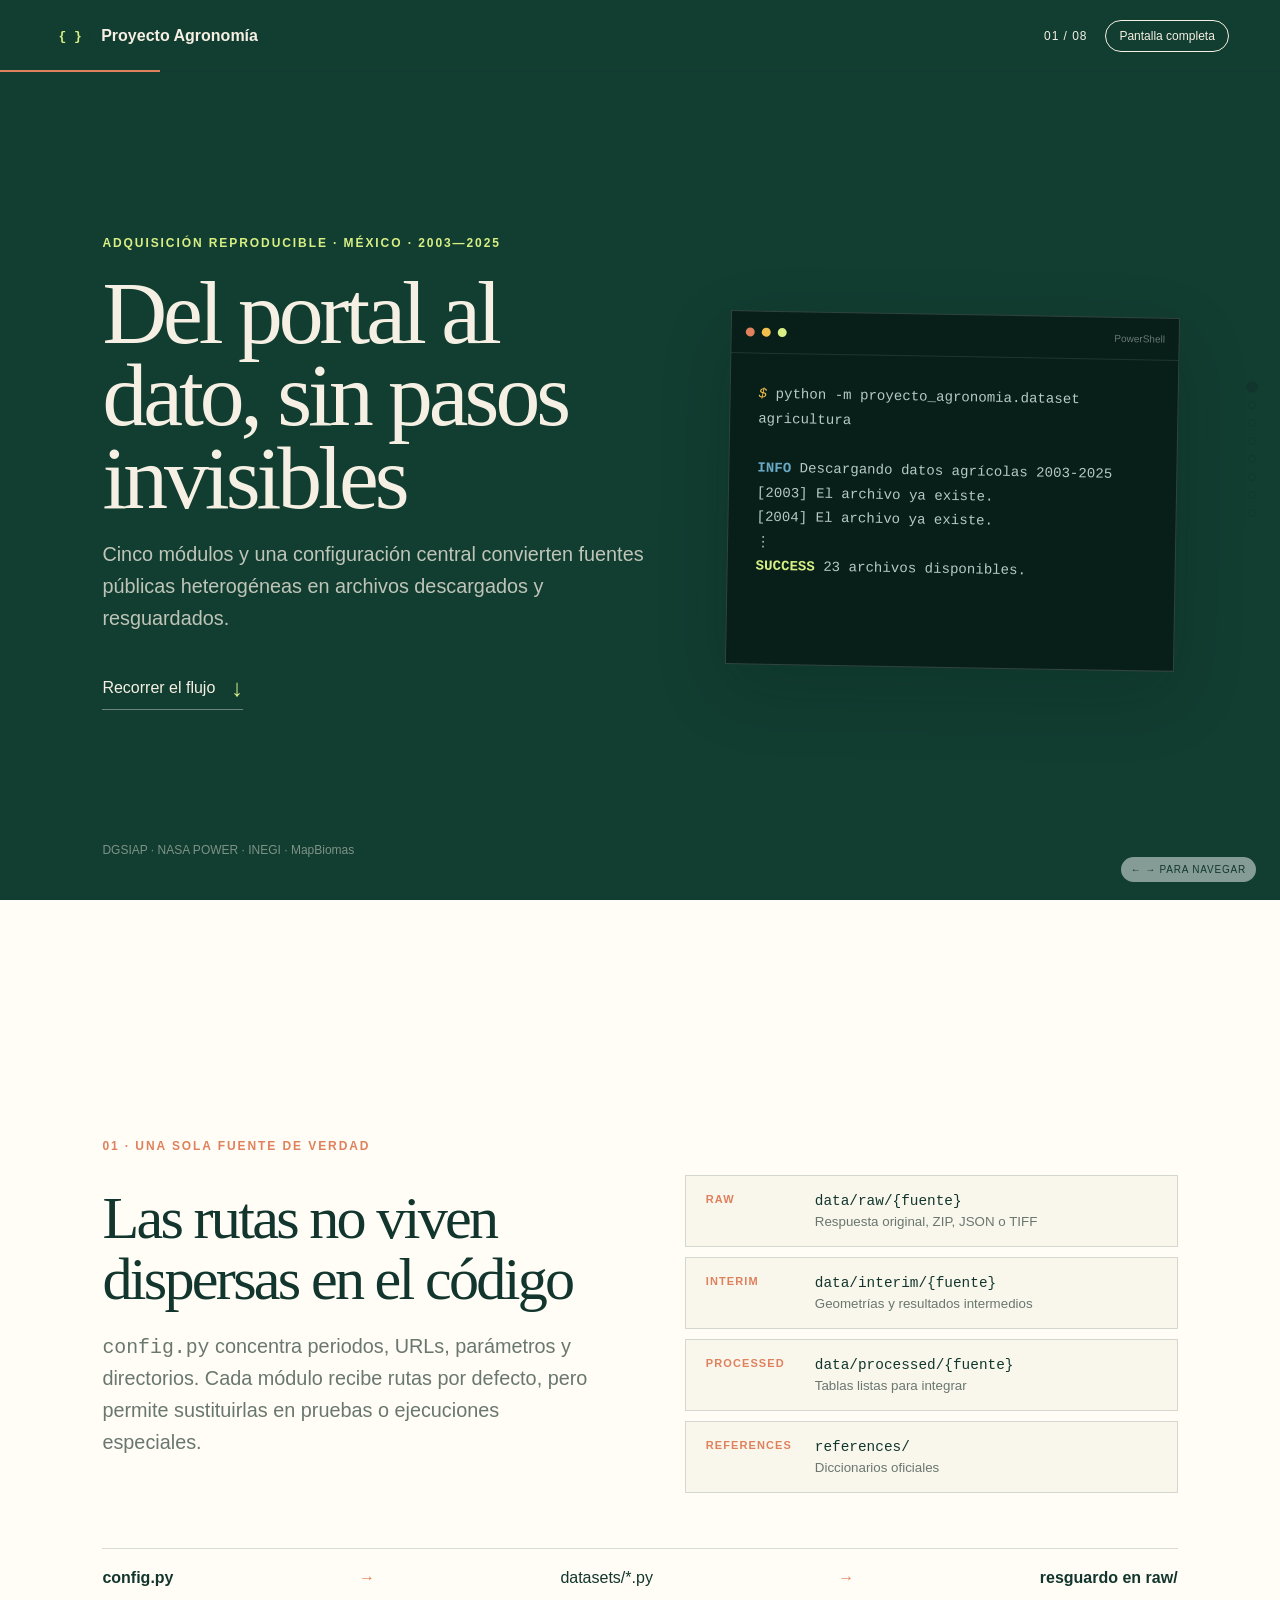
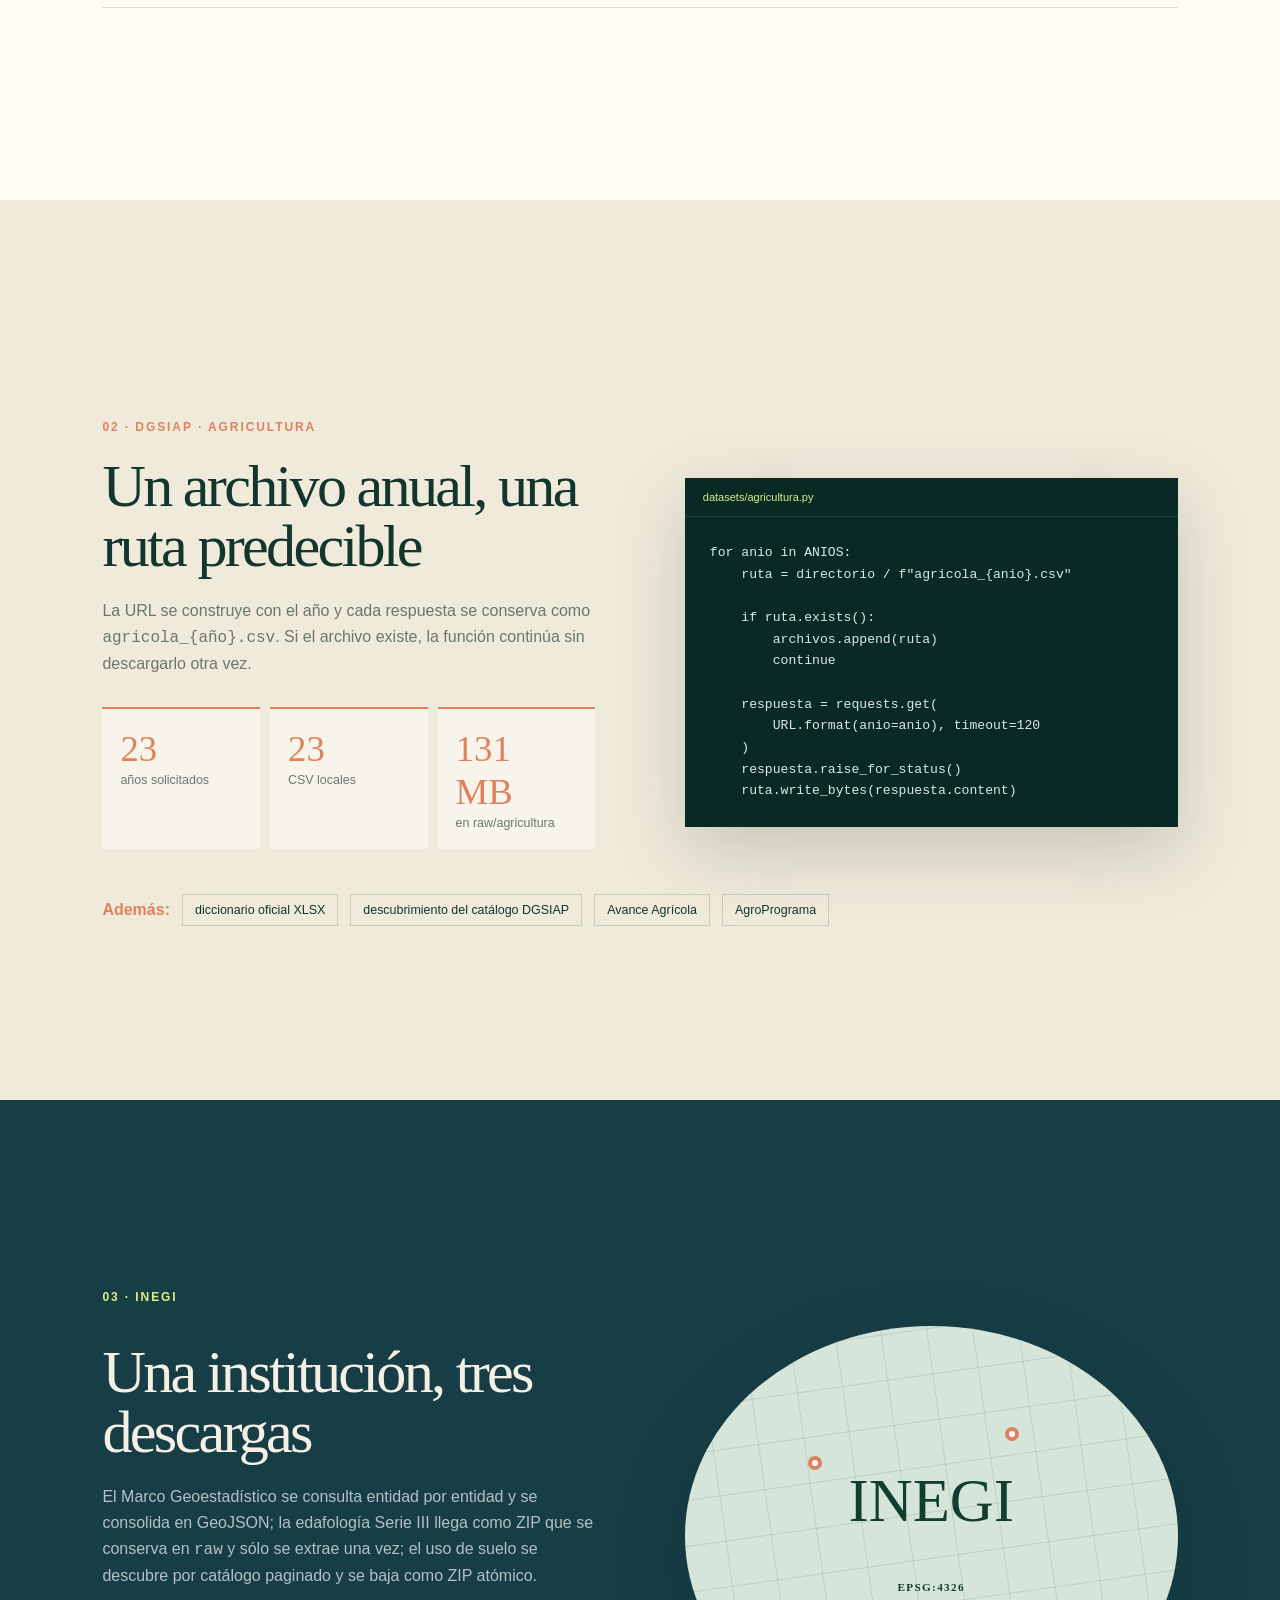
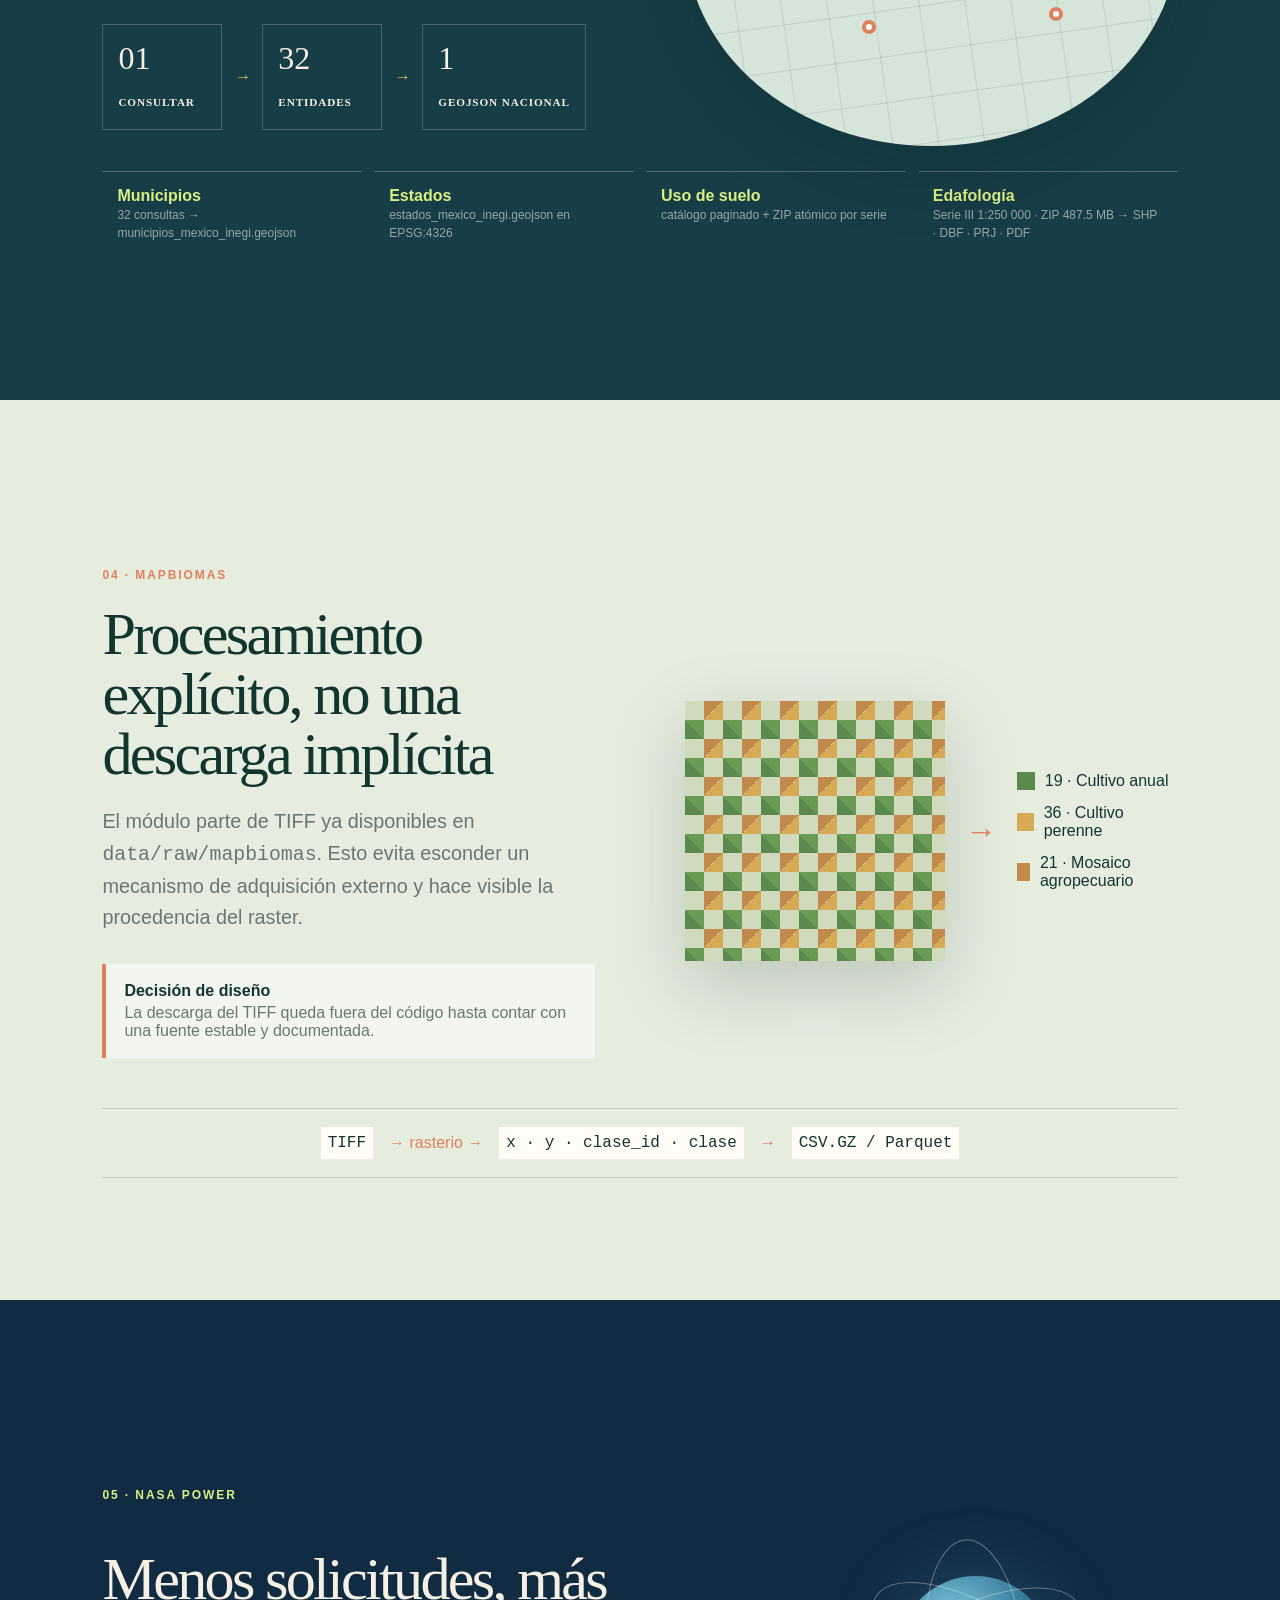
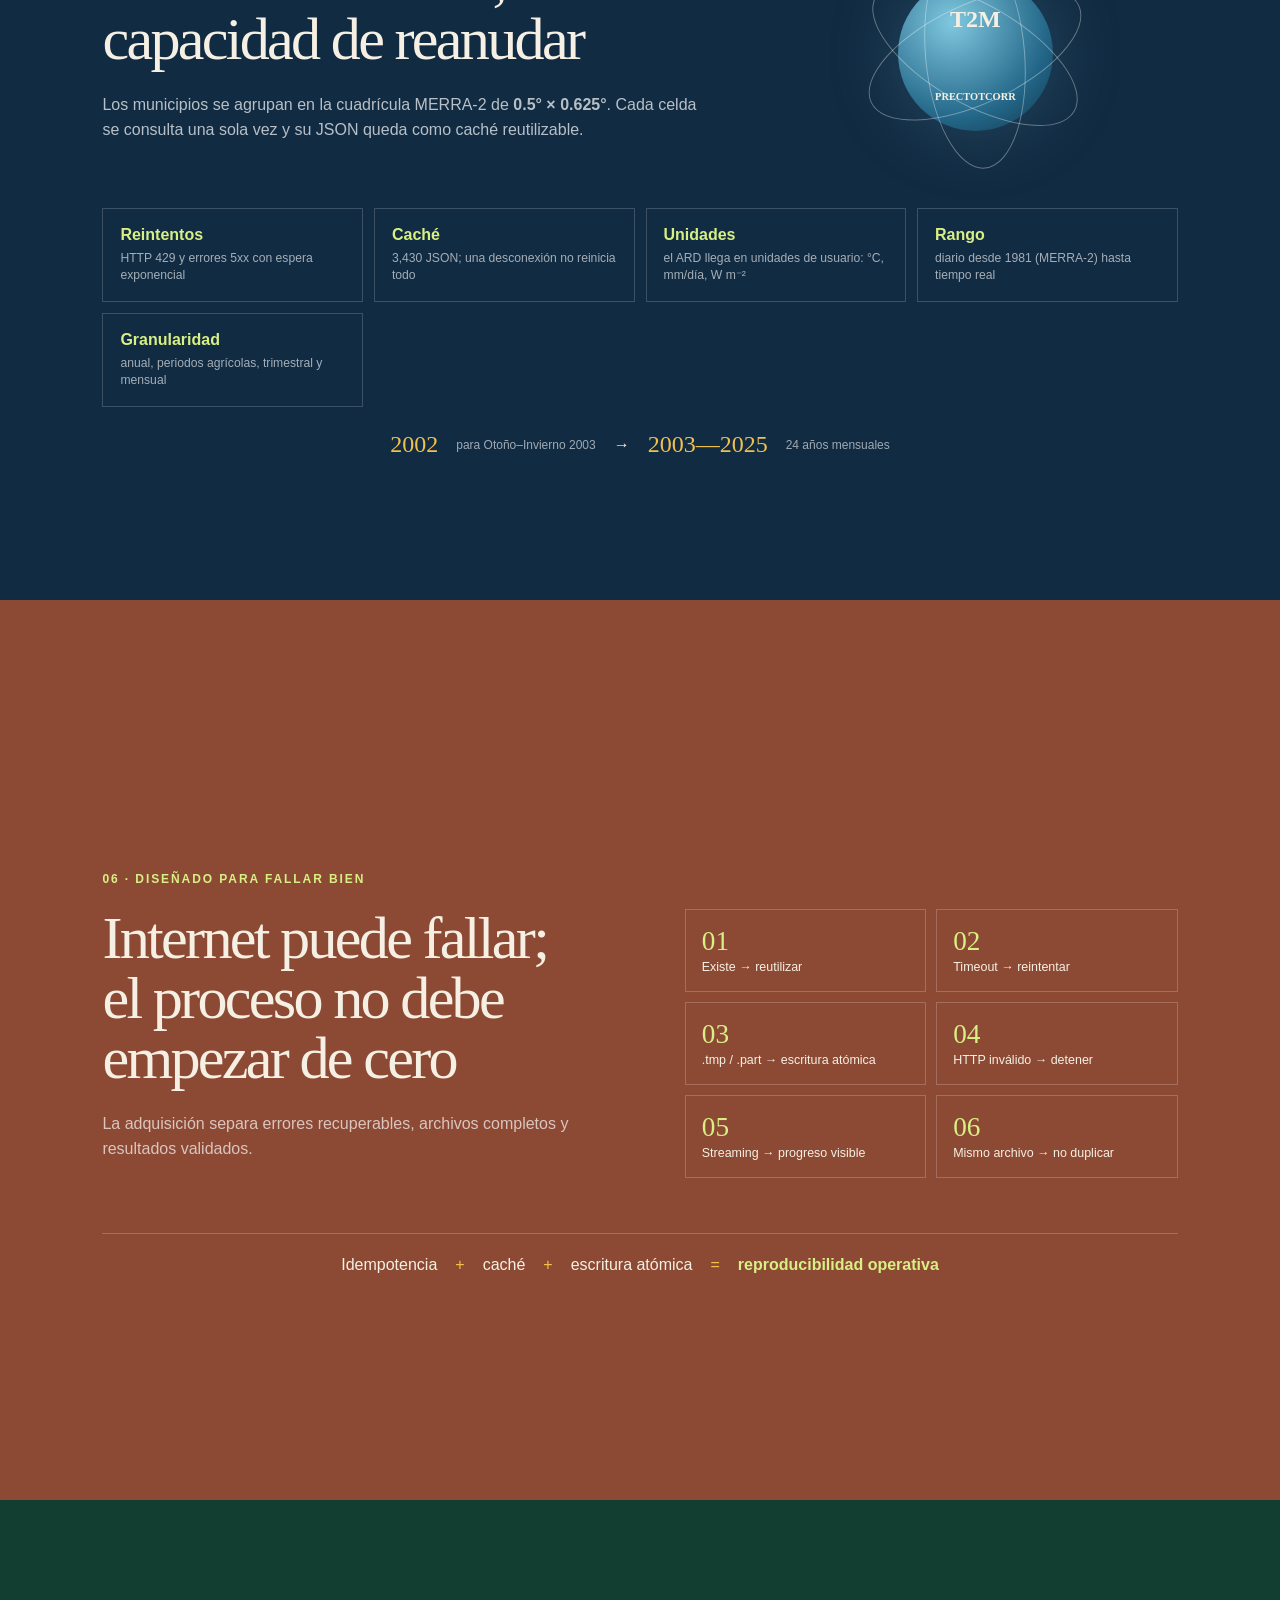
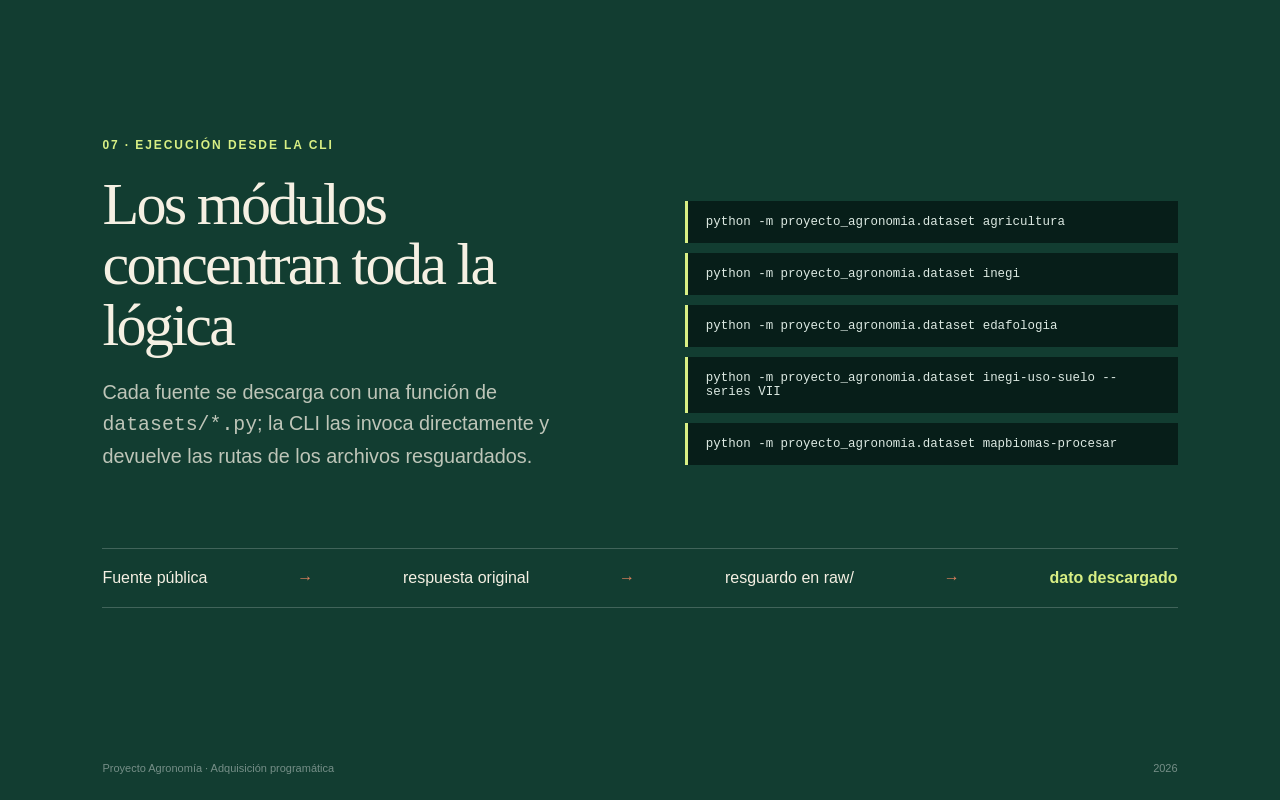
<file: reports/descarga_programatica/index.html>
<!doctype html>
<html lang="es">
<head>
  <meta charset="utf-8">
  <meta name="viewport" content="width=device-width, initial-scale=1">
  <meta name="description" content="Presentación técnica sobre la adquisición programática y reproducible de datos del proyecto de agronomía.">
  <title>Del portal al dato · Descarga programática</title>
  <link rel="stylesheet" href="styles.css">
</head>
<body>
  <header class="chrome">
    <a class="brand" href="#inicio"><span class="brand-mark">{ }</span><span>Proyecto Agronomía</span></a>
    <div class="chrome-actions"><span id="counter">01 / 10</span><button id="fullscreen" type="button">Pantalla completa</button></div>
    <div class="progress"><span id="progress-bar"></span></div>
  </header>

  <nav class="rail" aria-label="Secciones">
    <a href="#inicio" aria-label="Inicio"></a><a href="#arquitectura" aria-label="Arquitectura"></a>
    <a href="#agricultura" aria-label="DGSIAP"></a><a href="#inegi" aria-label="INEGI"></a>
    <a href="#mapbiomas" aria-label="MapBiomas"></a><a href="#nasa" aria-label="NASA POWER"></a>
    <a href="#resiliencia" aria-label="Resiliencia"></a><a href="#reproducir" aria-label="Reproducir"></a>
  </nav>

  <main>
    <section id="inicio" class="slide hero">
      <div class="eyebrow">Adquisición reproducible · México · 2003—2025</div>
      <div class="hero-grid">
        <div>
          <h1>Del portal al dato, sin pasos invisibles</h1>
          <p class="lead">Cinco módulos y una configuración central convierten fuentes públicas heterogéneas en archivos descargados y resguardados.</p>
          <a class="next-link" href="#arquitectura">Recorrer el flujo <span>↓</span></a>
        </div>
        <div class="terminal" aria-label="Ejemplo de ejecución">
          <div class="terminal-bar"><i></i><i></i><i></i><span>PowerShell</span></div>
          <pre><em>$</em> python -m proyecto_agronomia.dataset agricultura

<b>INFO</b> Descargando datos agrícolas 2003-2025
<span>[2003] El archivo ya existe.</span>
<span>[2004] El archivo ya existe.</span>
⋮
<strong>SUCCESS</strong> 23 archivos disponibles.</pre>
        </div>
      </div>
      <p class="source-note">DGSIAP · NASA POWER · INEGI · MapBiomas</p>
    </section>

    <section id="arquitectura" class="slide paper">
      <div class="section-number">01 · Una sola fuente de verdad</div>
      <div class="split">
        <div><h2>Las rutas no viven dispersas en el código</h2><p class="lead dark"><code>config.py</code> concentra periodos, URLs, parámetros y directorios. Cada módulo recibe rutas por defecto, pero permite sustituirlas en pruebas o ejecuciones especiales.</p></div>
        <div class="config-card">
          <div><span>RAW</span><code>data/raw/{fuente}</code><small>Respuesta original, ZIP, JSON o TIFF</small></div>
          <div><span>INTERIM</span><code>data/interim/{fuente}</code><small>Geometrías y resultados intermedios</small></div>
          <div><span>PROCESSED</span><code>data/processed/{fuente}</code><small>Tablas listas para integrar</small></div>
          <div><span>REFERENCES</span><code>references/</code><small>Diccionarios oficiales</small></div>
        </div>
      </div>
      <div class="flow" aria-label="Flujo de adquisición"><b>config.py</b><i>→</i><span>datasets/*.py</span><i>→</i><strong>resguardo en raw/</strong></div>
    </section>

    <section id="agricultura" class="slide agriculture">
      <div class="section-number">02 · DGSIAP · Agricultura</div>
      <div class="source-layout">
        <div>
          <h2>Un archivo anual, una ruta predecible</h2>
          <p>La URL se construye con el año y cada respuesta se conserva como <code>agricola_{año}.csv</code>. Si el archivo existe, la función continúa sin descargarlo otra vez.</p>
          <div class="kpis"><article><strong>23</strong><span>años solicitados</span></article><article><strong>23</strong><span>CSV locales</span></article><article><strong>131 MB</strong><span>en raw/agricultura</span></article></div>
        </div>
        <div class="code-card"><div class="file-label">datasets/agricultura.py</div><pre><code>for anio in ANIOS:
    ruta = directorio / f"agricola_{anio}.csv"

    if ruta.exists():
        archivos.append(ruta)
        continue

    respuesta = requests.get(
        URL.format(anio=anio), timeout=120
    )
    respuesta.raise_for_status()
    ruta.write_bytes(respuesta.content)</code></pre></div>
      </div>
      <div class="evidence"><b>Además:</b><span>diccionario oficial XLSX</span><span>descubrimiento del catálogo DGSIAP</span><span>Avance Agrícola</span><span>AgroPrograma</span></div>
    </section>

    <section id="inegi" class="slide geo-slide">
      <div class="section-number light">03 · INEGI</div>
      <div class="source-layout">
        <div>
          <h2>Una institución, tres descargas</h2>
          <p>El Marco Geoestadístico se consulta entidad por entidad y se consolida en GeoJSON; la edafología Serie III llega como ZIP que se conserva en <code>raw</code> y sólo se extrae una vez; el uso de suelo se descubre por catálogo paginado y se baja como ZIP atómico.</p>
          <div class="geo-steps"><span>01<br><b>consultar</b></span><i>→</i><span>32<br><b>entidades</b></span><i>→</i><span>1<br><b>GeoJSON nacional</b></span></div>
        </div>
        <div class="map-motif" aria-hidden="true"><div class="map-grid"></div><span class="pin p1"></span><span class="pin p2"></span><span class="pin p3"></span><span class="pin p4"></span><b>INEGI<br><small>EPSG:4326</small></b></div>
      </div>
      <div class="dual-note">
        <article><b>Municipios</b><span>32 consultas → municipios_mexico_inegi.geojson</span></article>
        <article><b>Estados</b><span>estados_mexico_inegi.geojson en EPSG:4326</span></article>
        <article><b>Uso de suelo</b><span>catálogo paginado + ZIP atómico por serie</span></article>
        <article><b>Edafología</b><span>Serie III 1:250 000 · ZIP 487.5 MB → SHP · DBF · PRJ · PDF</span></article>
      </div>
    </section>

    <section id="mapbiomas" class="slide mapbiomas-slide">
      <div class="section-number">04 · MapBiomas</div>
      <div class="split">
        <div><h2>Procesamiento explícito, no una descarga implícita</h2><p class="lead dark">El módulo parte de TIFF ya disponibles en <code>data/raw/mapbiomas</code>. Esto evita esconder un mecanismo de adquisición externo y hace visible la procedencia del raster.</p><div class="truth-note"><b>Decisión de diseño</b><span>La descarga del TIFF queda fuera del código hasta contar con una fuente estable y documentada.</span></div></div>
        <div class="raster-demo"><div class="pixels"></div><div class="raster-arrow">→</div><div class="class-list"><span><i class="annual"></i>19 · Cultivo anual</span><span><i class="perennial"></i>36 · Cultivo perenne</span><span><i class="mosaic"></i>21 · Mosaico agropecuario</span></div></div>
      </div>
      <div class="output-line"><code>TIFF</code><i>→ rasterio →</i><code>x · y · clase_id · clase</code><i>→</i><code>CSV.GZ / Parquet</code></div>
    </section>

    <section id="nasa" class="slide nasa-slide">
      <div class="section-number light">05 · NASA POWER</div>
      <div class="nasa-grid">
        <div><h2>Menos solicitudes, más capacidad de reanudar</h2><p>Los municipios se agrupan en la cuadrícula MERRA-2 de <b>0.5° × 0.625°</b>. Cada celda se consulta una sola vez y su JSON queda como caché reutilizable.</p></div>
        <div class="orbit"><div class="earth">T2M<br><span>PRECTOTCORR</span></div><i></i><i></i><i></i></div>
      </div>
      <div class="nasa-cards">
        <article><b>Reintentos</b><span>HTTP 429 y errores 5xx con espera exponencial</span></article>
        <article><b>Caché</b><span>3,430 JSON; una desconexión no reinicia todo</span></article>
        <article><b>Unidades</b><span>el ARD llega en unidades de usuario: °C, mm/día, W m⁻²</span></article>
        <article><b>Rango</b><span>diario desde 1981 (MERRA-2) hasta tiempo real</span></article>
        <article><b>Granularidad</b><span>anual, periodos agrícolas, trimestral y mensual</span></article>
      </div>
      <div class="calendar"><span>2002</span><i>para Otoño–Invierno 2003</i><b>→</b><span>2003—2025</span><i>24 años mensuales</i></div>
    </section>

    <section id="resiliencia" class="slide resilience-slide">
      <div class="section-number light">06 · Diseñado para fallar bien</div>
      <div class="resilience-layout">
        <div><h2>Internet puede fallar; el proceso no debe empezar de cero</h2><p>La adquisición separa errores recuperables, archivos completos y resultados validados.</p></div>
        <div class="checks"><article><b>01</b><span>Existe → reutilizar</span></article><article><b>02</b><span>Timeout → reintentar</span></article><article><b>03</b><span>.tmp / .part → escritura atómica</span></article><article><b>04</b><span>HTTP inválido → detener</span></article><article><b>05</b><span>Streaming → progreso visible</span></article><article><b>06</b><span>Mismo archivo → no duplicar</span></article></div>
      </div>
      <div class="principle">Idempotencia <i>+</i> caché <i>+</i> escritura atómica <i>=</i> <strong>reproducibilidad operativa</strong></div>
    </section>

    <section id="reproducir" class="slide final">
      <div class="section-number light">07 · Ejecución desde la CLI</div>
      <div class="final-grid">
        <div><h2>Los módulos concentran toda la lógica</h2><p class="lead">Cada fuente se descarga con una función de <code>datasets/*.py</code>; la CLI las invoca directamente y devuelve las rutas de los archivos resguardados.</p></div>
        <div class="commands"><code>python -m proyecto_agronomia.dataset agricultura</code><code>python -m proyecto_agronomia.dataset inegi</code><code>python -m proyecto_agronomia.dataset edafologia</code><code>python -m proyecto_agronomia.dataset inegi-uso-suelo --series VII</code><code>python -m proyecto_agronomia.dataset mapbiomas-procesar</code></div>
      </div>
      <div class="closing"><span>Fuente pública</span><i>→</i><span>respuesta original</span><i>→</i><span>resguardo en raw/</span><i>→</i><b>dato descargado</b></div>
      <footer><span>Proyecto Agronomía · Adquisición programática</span><span>2026</span></footer>
    </section>
  </main>
  <div class="keyboard-hint">← → para navegar</div>
  <script src="app.js"></script>
</body>
</html>
</file>
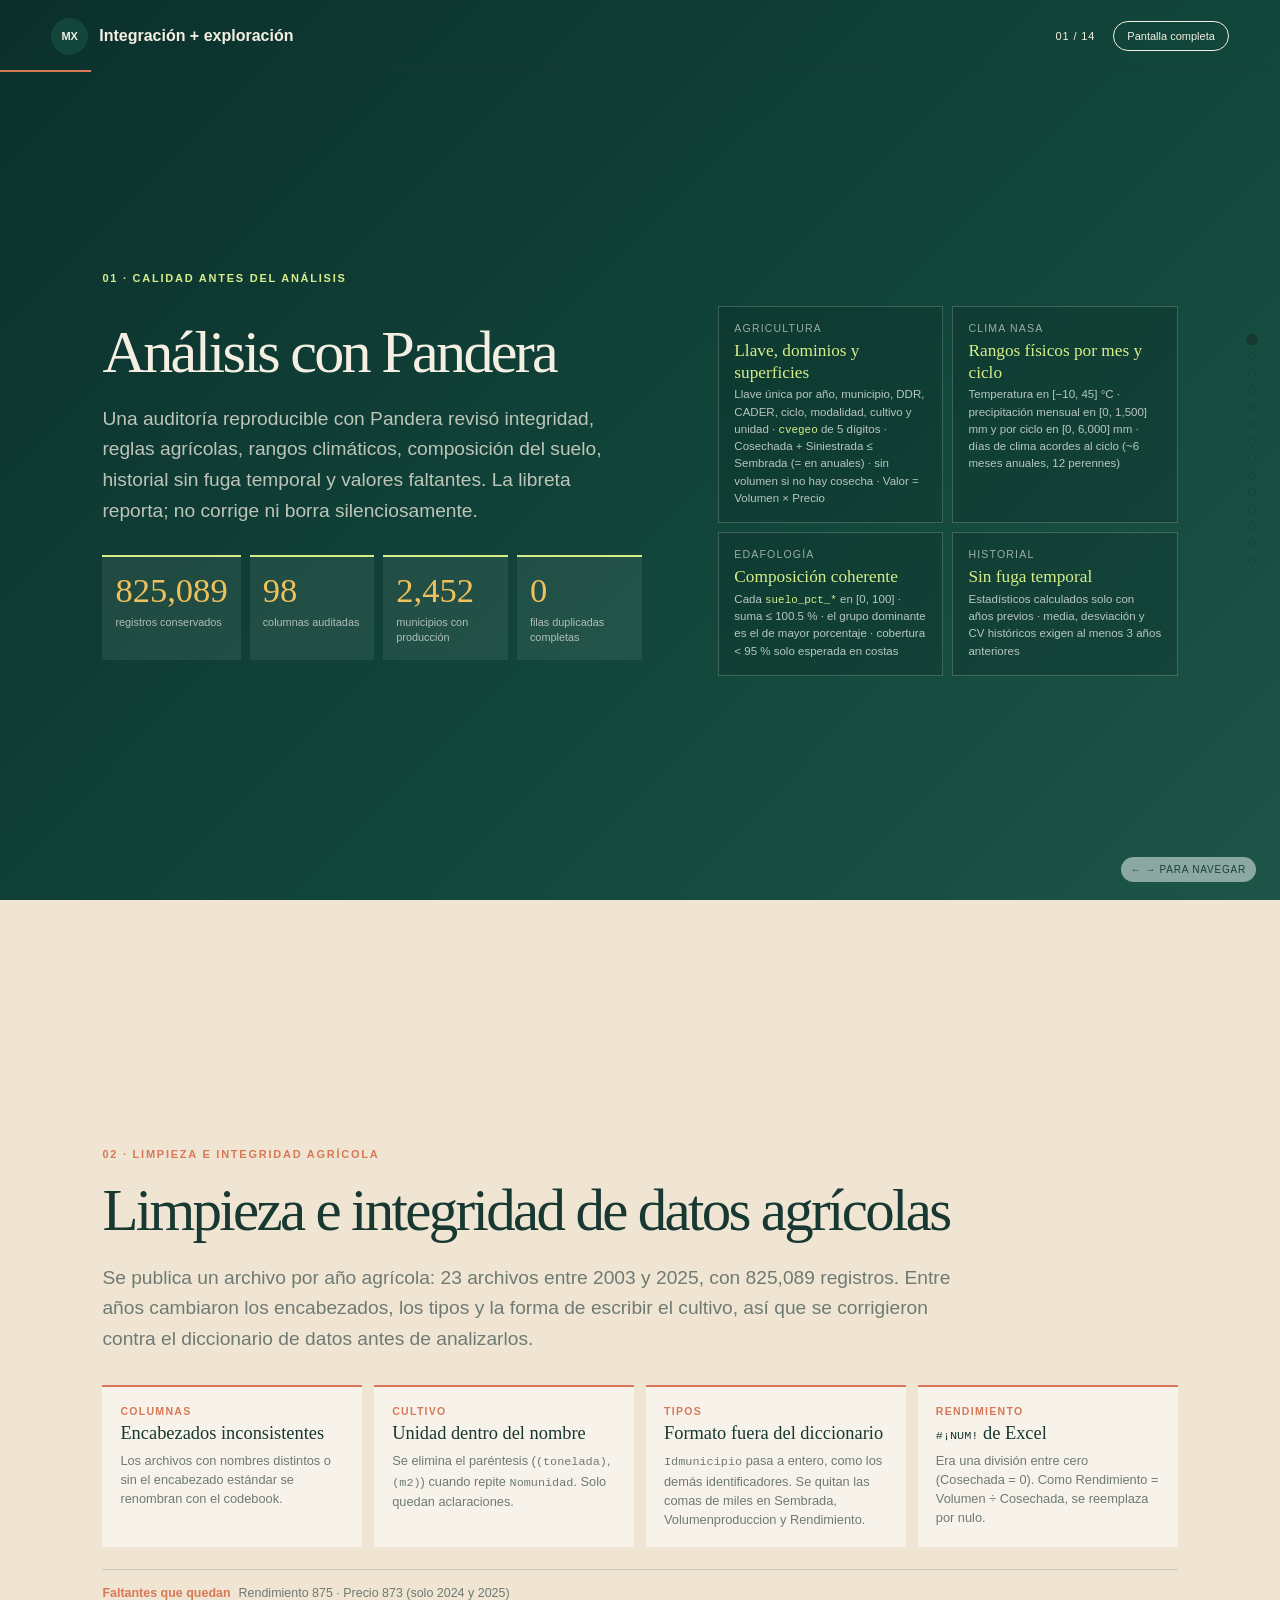
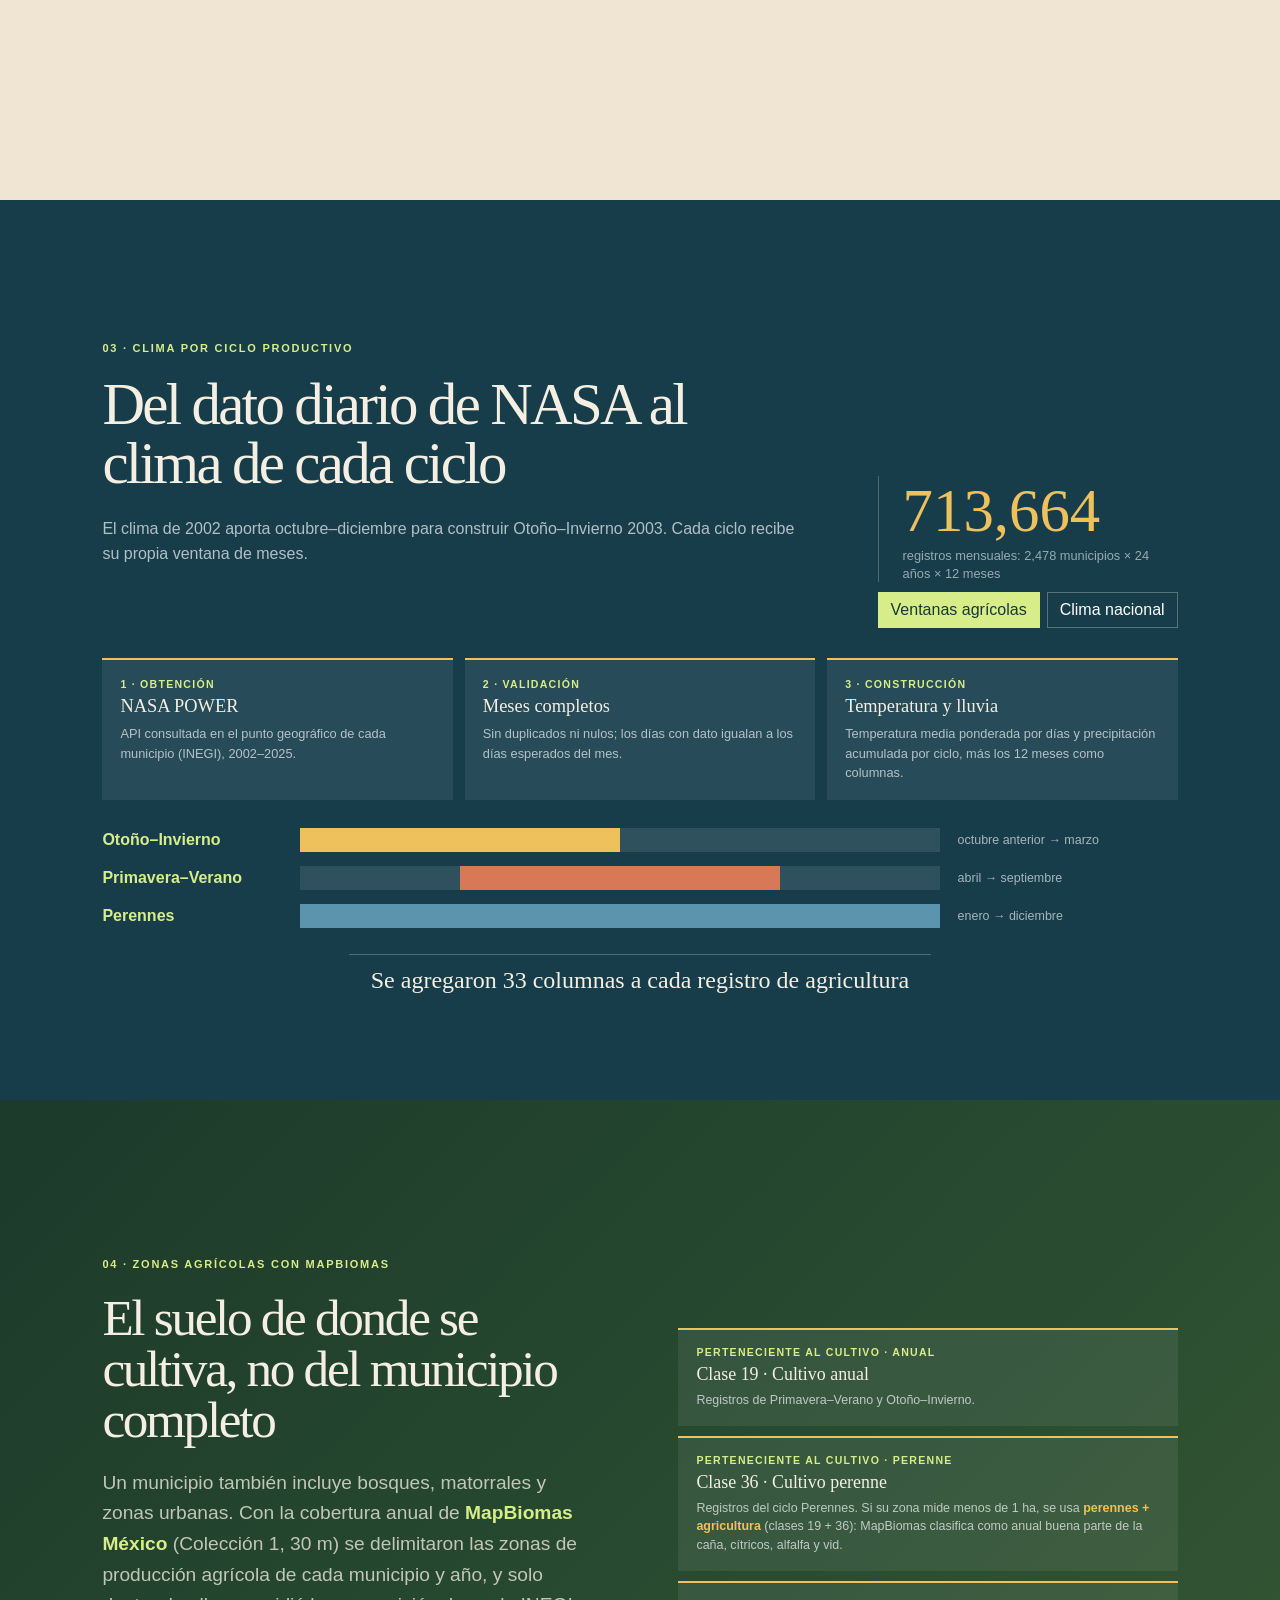
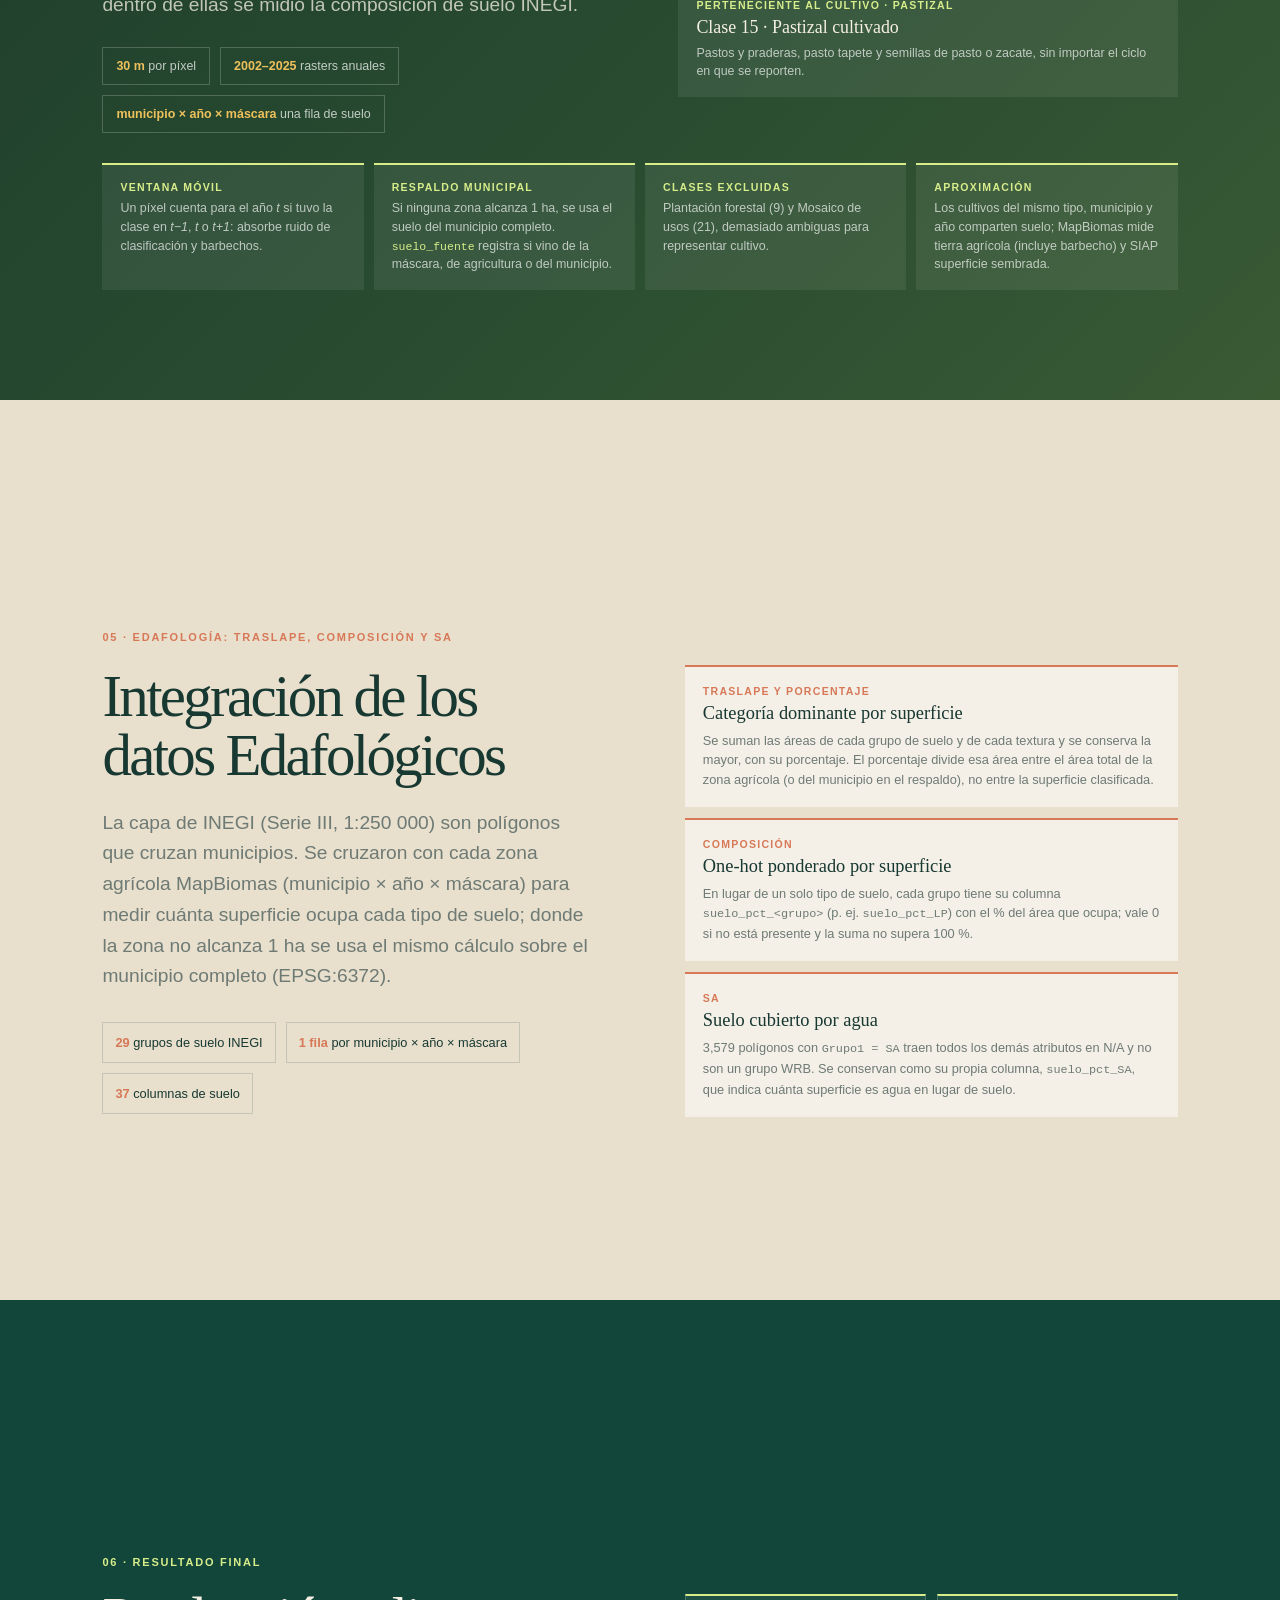
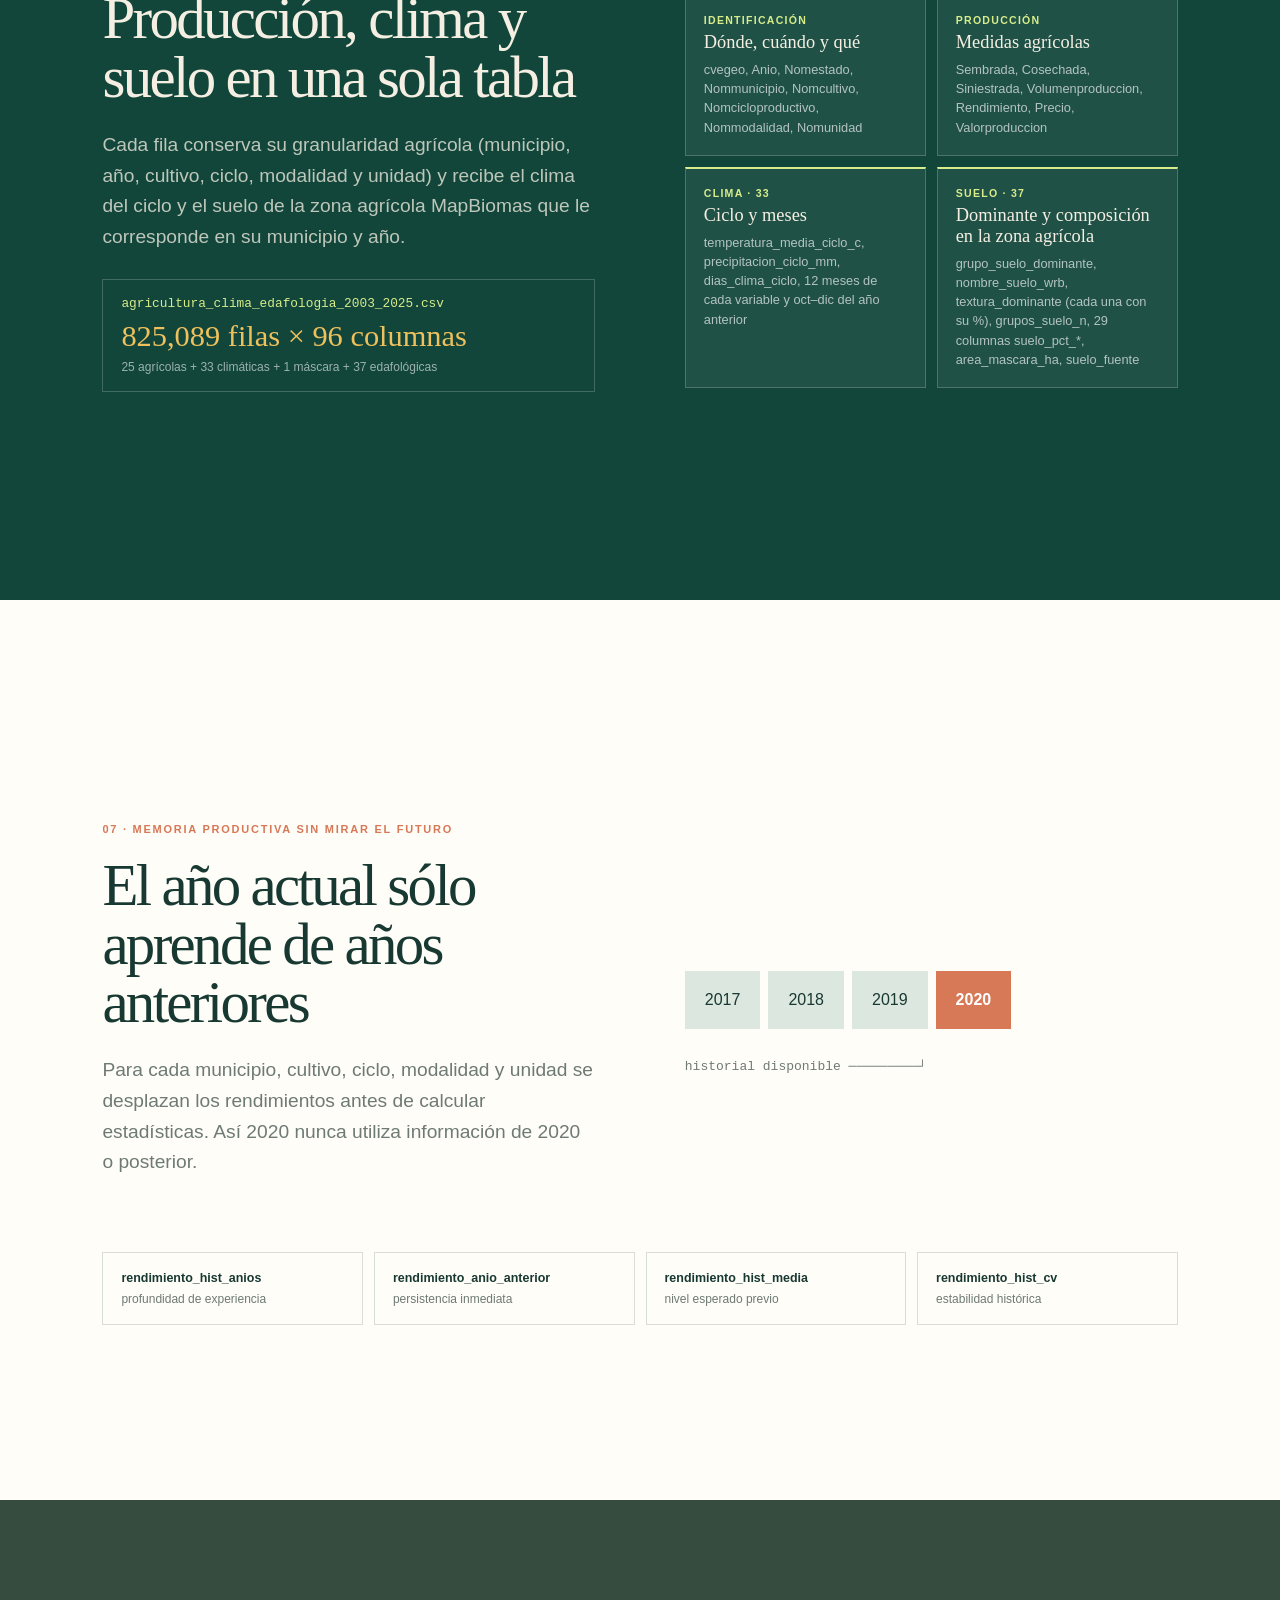
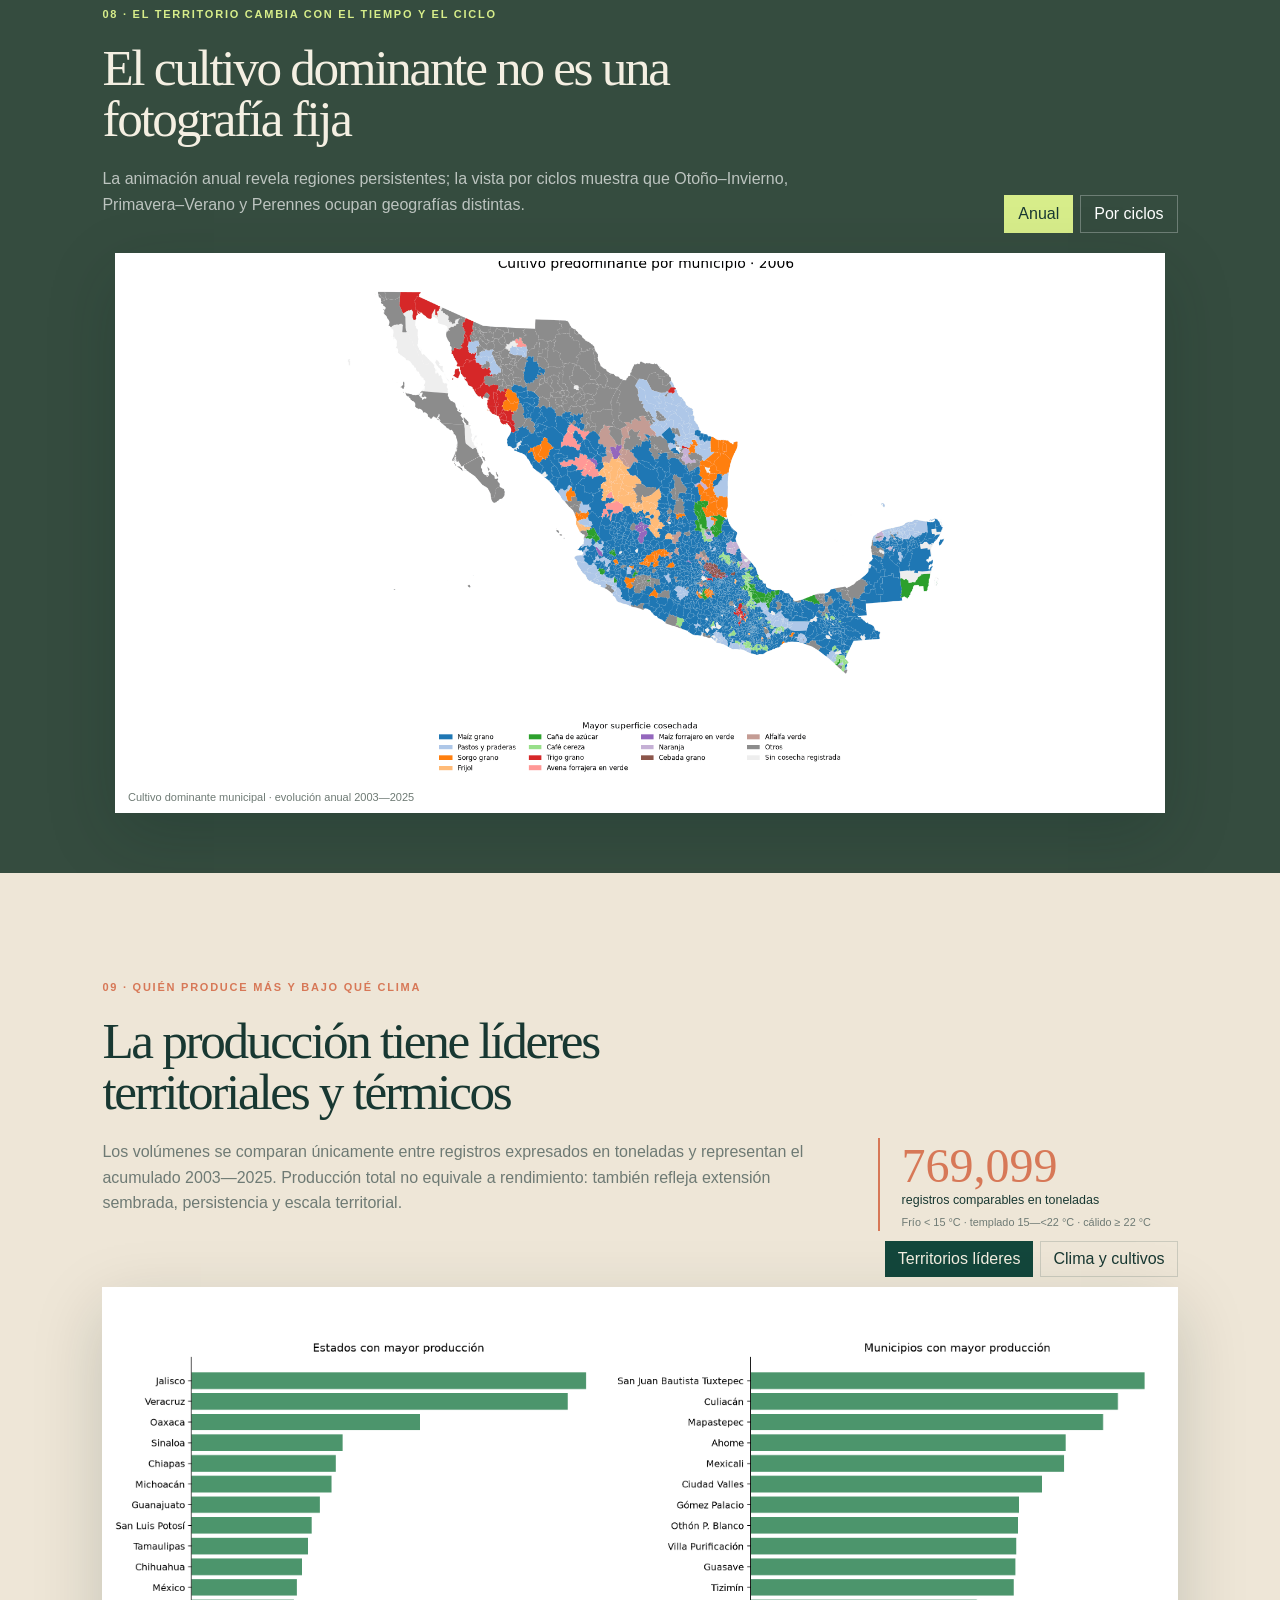
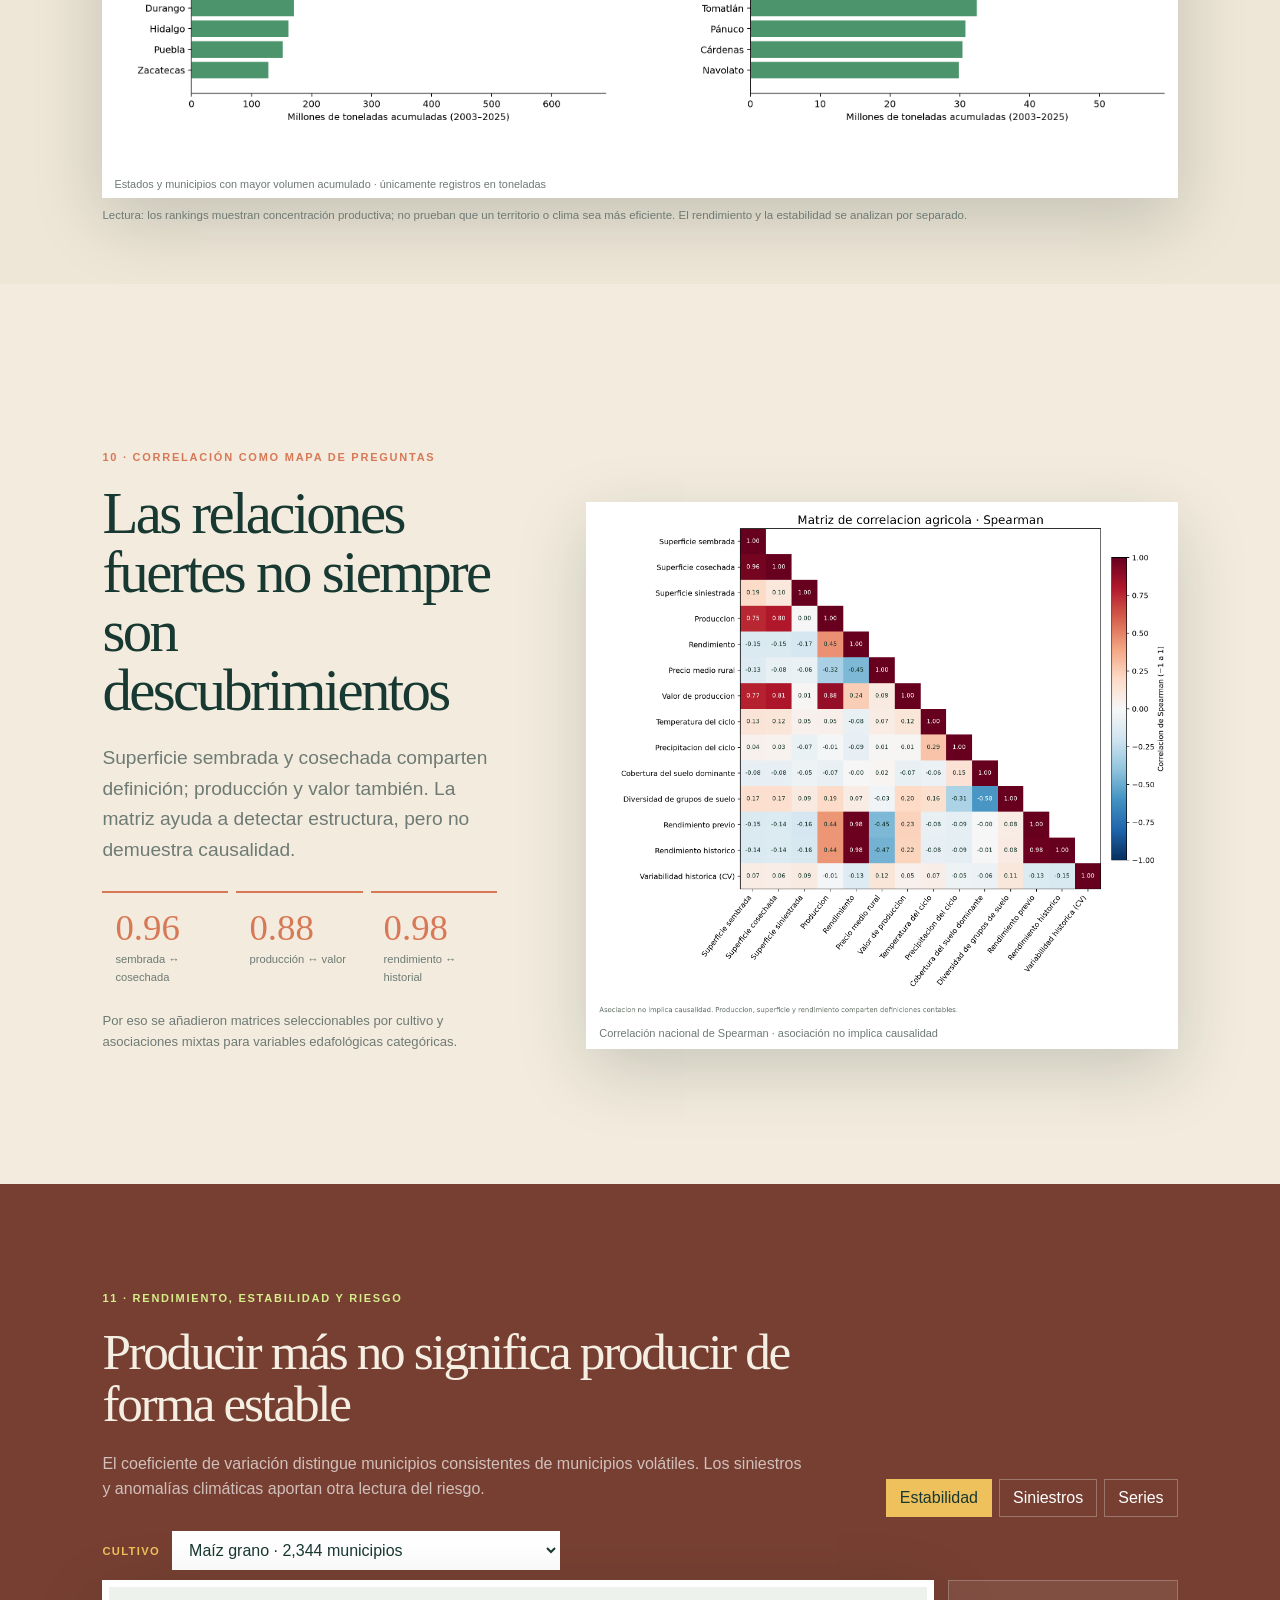
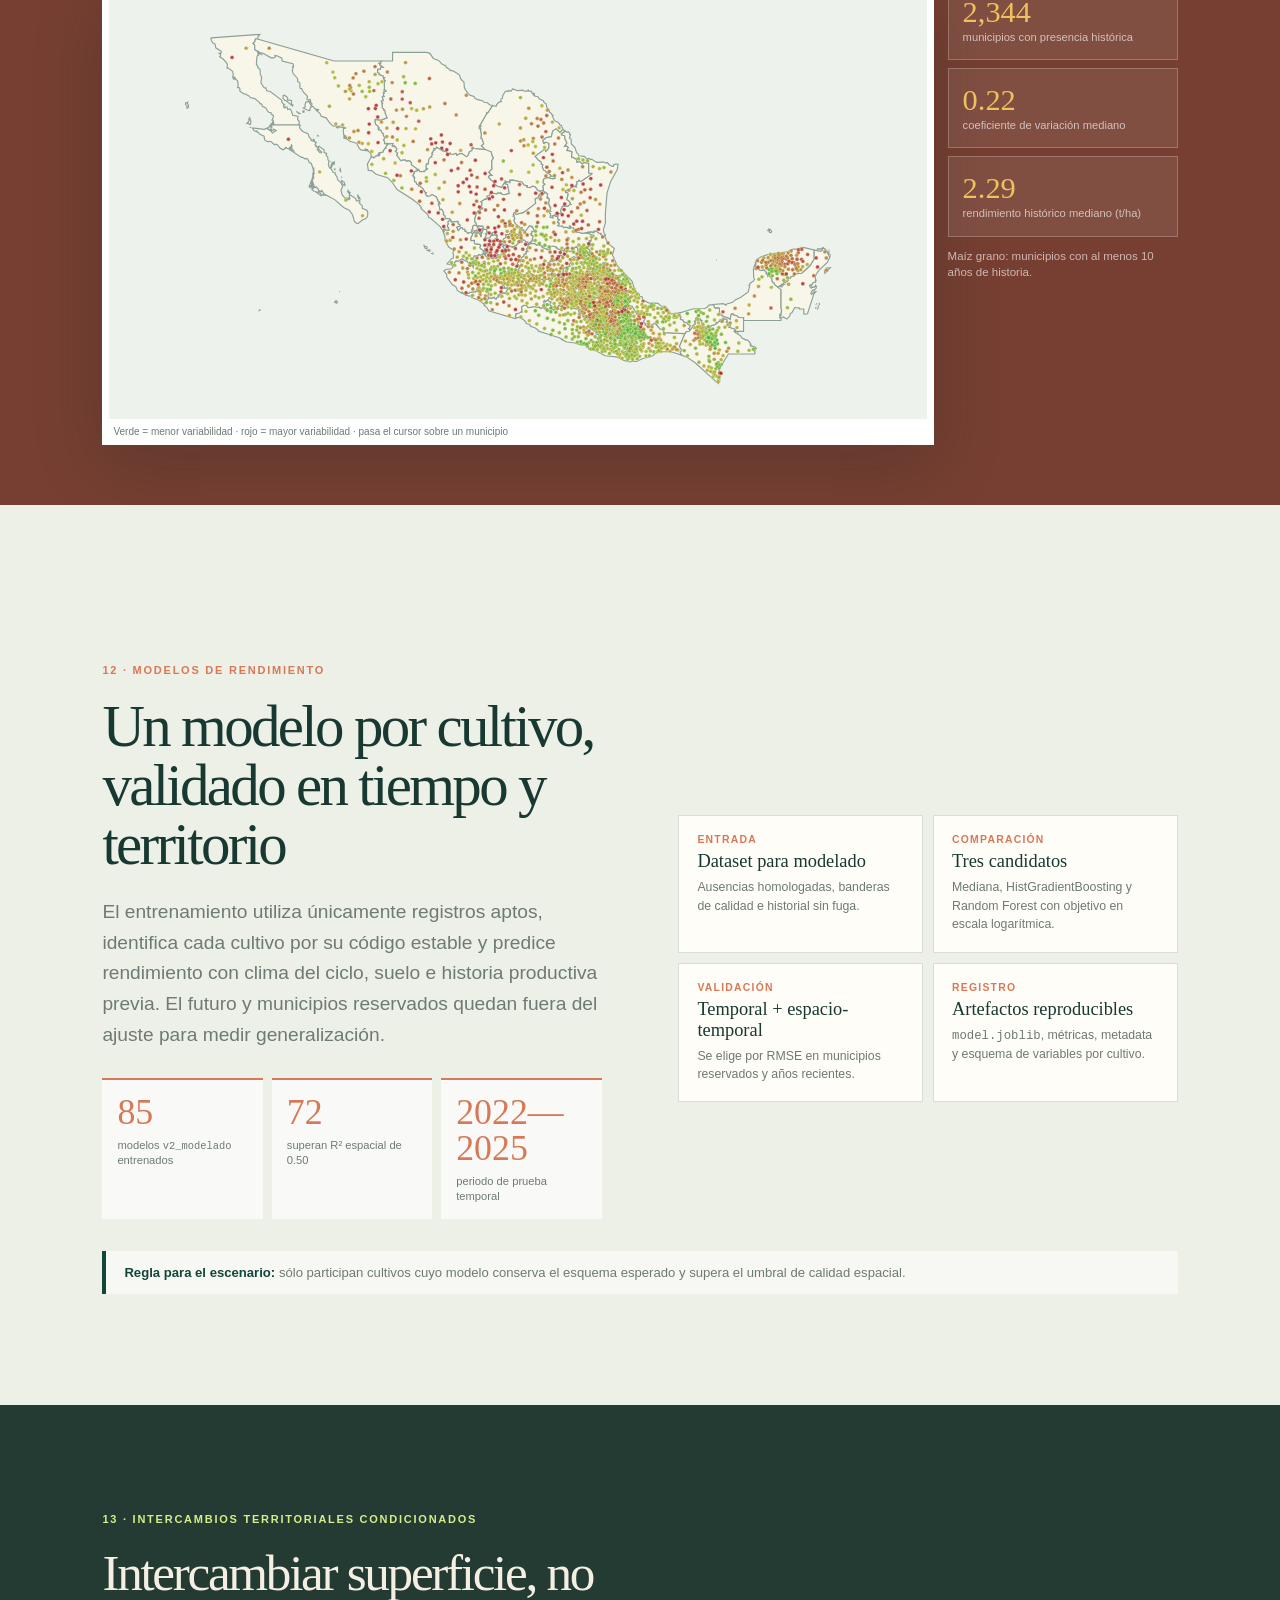
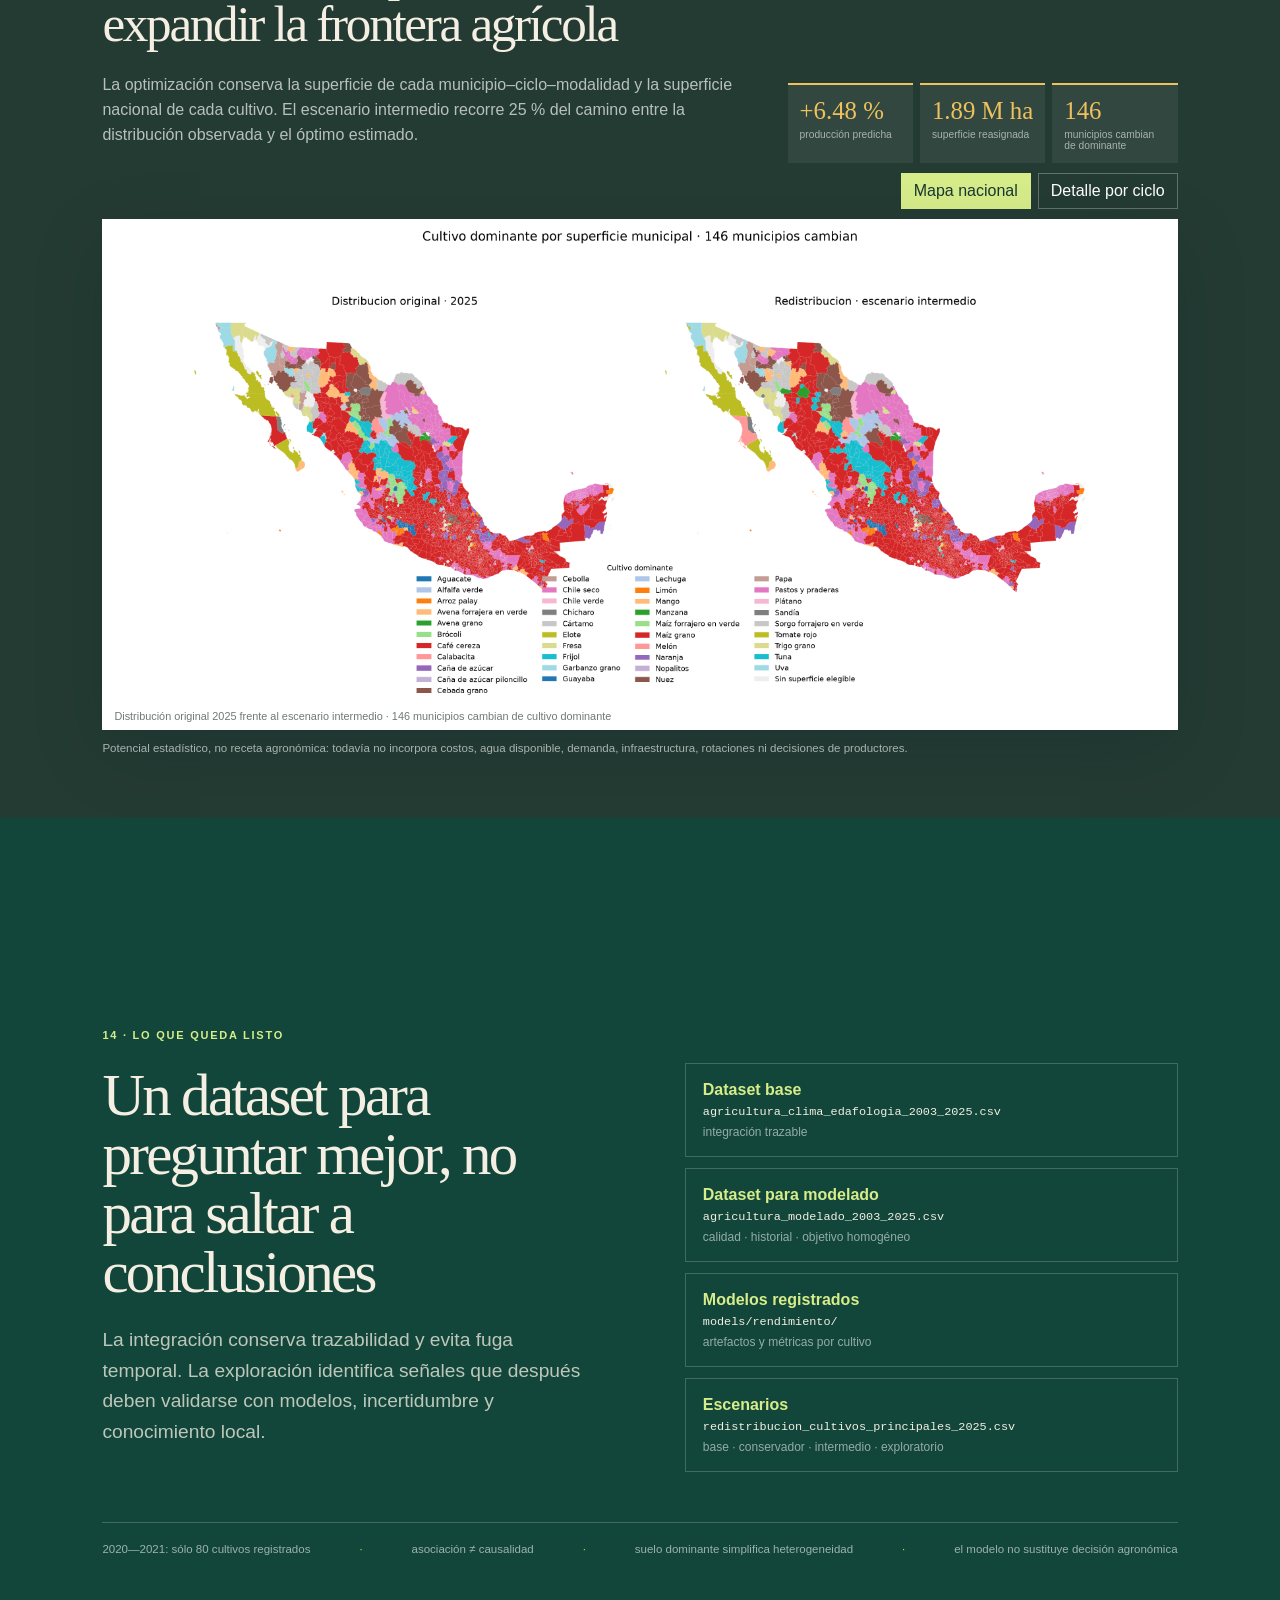
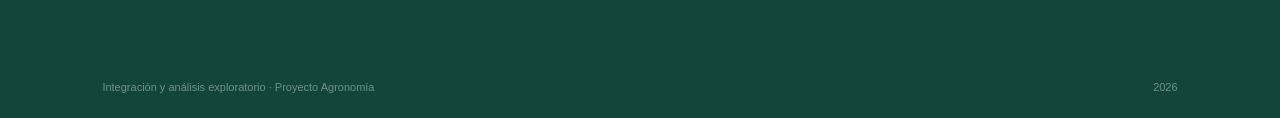
<file: reports/integracion_analisis/index.html>
<!doctype html>
<html lang="es">
<head>
  <meta charset="utf-8">
  <meta name="viewport" content="width=device-width, initial-scale=1">
  <meta name="description" content="Presentación sobre la integración de agricultura, clima y suelo y su análisis exploratorio para México, 2003-2025.">
  <title>De fuentes separadas a evidencia territorial</title>
  <link rel="stylesheet" href="styles.css">
</head>
<body>
  <header class="chrome">
    <a class="brand" href="#calidad"><span class="brand-mark">MX</span><span>Integración + exploración</span></a>
    <div class="chrome-actions"><span id="counter">01 / 13</span><button id="fullscreen" type="button">Pantalla completa</button></div>
    <div class="progress"><span id="progress-bar"></span></div>
  </header>
  <nav class="rail" aria-label="Secciones">
    <a href="#calidad" aria-label="Calidad de datos"></a><a href="#agricultura" aria-label="Agricultura"></a><a href="#clima" aria-label="Clima"></a><a href="#mapbiomas" aria-label="MapBiomas"></a><a href="#suelo" aria-label="Suelo"></a><a href="#resultado" aria-label="Resultado final"></a><a href="#historial" aria-label="Historial"></a><a href="#territorio" aria-label="Territorio"></a><a href="#produccion" aria-label="Producción territorial y clima"></a><a href="#relaciones" aria-label="Relaciones"></a><a href="#estabilidad" aria-label="Estabilidad"></a><a href="#modelos" aria-label="Modelos"></a><a href="#redistribucion" aria-label="Redistribución"></a><a href="#conclusion" aria-label="Conclusión"></a>
  </nav>

  <main>
    <section id="calidad" class="slide quality-slide">
      <div class="section-number light">01 · Calidad antes del análisis</div>
      <div class="quality-layout">
        <div class="quality-intro">
          <h2>Análisis con Pandera</h2>
          <p class="lead">Una auditoría reproducible con Pandera revisó integridad, reglas agrícolas, rangos climáticos, composición del suelo, historial sin fuga temporal y valores faltantes. La libreta reporta; no corrige ni borra silenciosamente.</p>
          <div class="quality-kpis">
            <article><strong>825,089</strong><span>registros conservados</span></article>
            <article><strong>98</strong><span>columnas auditadas</span></article>
            <article><strong>2,452</strong><span>municipios con producción</span></article>
            <article><strong>0</strong><span>filas duplicadas completas</span></article>
          </div>
        </div>
        <div class="quality-audit">
          <div class="quality-schema rules"><span>Agricultura</span><b>Llave, dominios y superficies</b><i>Llave única por año, municipio, DDR, CADER, ciclo, modalidad, cultivo y unidad · <code>cvegeo</code> de 5 dígitos · Cosechada + Siniestrada ≤ Sembrada (= en anuales) · sin volumen si no hay cosecha · Valor = Volumen × Precio</i></div>
          <div class="quality-schema rules"><span>Clima NASA</span><b>Rangos físicos por mes y ciclo</b><i>Temperatura en [−10, 45] °C · precipitación mensual en [0, 1,500] mm y por ciclo en [0, 6,000] mm · días de clima acordes al ciclo (~6 meses anuales, 12 perennes)</i></div>
          <div class="quality-schema rules"><span>Edafología</span><b>Composición coherente</b><i>Cada <code>suelo_pct_*</code> en [0, 100] · suma ≤ 100.5 % · el grupo dominante es el de mayor porcentaje · cobertura &lt; 95 % solo esperada en costas</i></div>
          <div class="quality-schema rules"><span>Historial</span><b>Sin fuga temporal</b><i>Estadísticos calculados solo con años previos · media, desviación y CV históricos exigen al menos 3 años anteriores</i></div>
        </div>
      </div>
    </section>

    <section id="agricultura" class="slide agriculture-slide">
      <div class="section-number">02 · Limpieza e integridad agrícola</div>
      <h2>Limpieza e integridad de datos agrícolas</h2>
      <p class="lead dark">Se publica un archivo por año agrícola: 23 archivos entre 2003 y 2025, con 825,089 registros. Entre años cambiaron los encabezados, los tipos y la forma de escribir el cultivo, así que se corrigieron contra el diccionario de datos antes de analizarlos.</p>
      <div class="fix-grid">
        <article><small>Columnas</small><b>Encabezados inconsistentes</b><span>Los archivos con nombres distintos o sin el encabezado estándar se renombran con el codebook.</span></article>
        <article><small>Cultivo</small><b>Unidad dentro del nombre</b><span>Se elimina el paréntesis (<code>(tonelada)</code>, <code>(m2)</code>) cuando repite <code>Nomunidad</code>. Solo quedan aclaraciones.</span></article>
        <article><small>Tipos</small><b>Formato fuera del diccionario</b><span><code>Idmunicipio</code> pasa a entero, como los demás identificadores. Se quitan las comas de miles en Sembrada, Volumenproduccion y Rendimiento.</span></article>
        <article><small>Rendimiento</small><b><code>#¡NUM!</code> de Excel</b><span>Era una división entre cero (Cosechada = 0). Como Rendimiento = Volumen ÷ Cosechada, se reemplaza por nulo.</span></article>
      </div>
      <div class="fix-foot"><span><b>Faltantes que quedan</b>Rendimiento 875 · Precio 873 (solo 2024 y 2025)</span></div>
    </section>

    <section id="clima" class="slide climate-slide">
      <div class="section-number light">03 · Clima por ciclo productivo</div>
      <div class="climate-heading"><div><h2>Del dato diario de NASA al clima de cada ciclo</h2><p>El clima de 2002 aporta octubre–diciembre para construir Otoño–Invierno 2003. Cada ciclo recibe su propia ventana de meses.</p></div><div class="climate-kpi"><strong>713,664</strong><span>registros mensuales: 2,478 municipios × 24 años × 12 meses</span></div></div>
      <div class="climate-view-tabs"><button class="active" data-climate-view="method">Ventanas agrícolas</button><button data-climate-view="animation">Clima nacional</button></div>
      <div id="climate-method" class="climate-panel active">
      <div class="flow">
        <article><small>1 · Obtención</small><b>NASA POWER</b><span>API consultada en el punto geográfico de cada municipio (INEGI), 2002–2025.</span></article>
        <article><small>2 · Validación</small><b>Meses completos</b><span>Sin duplicados ni nulos; los días con dato igualan a los días esperados del mes.</span></article>
        <article><small>3 · Construcción</small><b>Temperatura y lluvia</b><span>Temperatura media ponderada por días y precipitación acumulada por ciclo, más los 12 meses como columnas.</span></article>
      </div>
      <div class="cycle-timeline">
        <article><b>Otoño–Invierno</b><div><i class="active" style="--start:0;--width:50%"></i></div><span>octubre anterior → marzo</span></article>
        <article><b>Primavera–Verano</b><div><i class="active pv" style="--start:25%;--width:50%"></i></div><span>abril → septiembre</span></article>
        <article><b>Perennes</b><div><i class="active perennial" style="--start:0;--width:100%"></i></div><span>enero → diciembre</span></article>
      </div>
<div class="merge-strip"><article><b>Se agregaron 33 columnas a cada registro de agricultura</b></article></div>
      </div>
      <div id="climate-animation" class="climate-panel">
        <figure class="climate-gif-frame"><img src="../figures/clima_mensual_mexico_2003_2025.gif" alt="Animación mensual de temperatura y precipitación municipal de México entre 2003 y 2025"><figcaption>Temperatura media y precipitación mensual municipal · NASA POWER · 2003—2025</figcaption></figure>
      </div>
    </section>

    <section id="mapbiomas" class="slide mapbiomas-slide">
      <div class="section-number light">04 · Zonas agrícolas con MapBiomas</div>
      <div class="mapbiomas-layout">
        <div class="mapbiomas-intro">
          <h2>El suelo de donde se cultiva, no del municipio completo</h2>
          <p class="lead">Un municipio también incluye bosques, matorrales y zonas urbanas. Con la cobertura anual de <b>MapBiomas México</b> (Colección 1, 30 m) se delimitaron las zonas de producción agrícola de cada municipio y año, y solo dentro de ellas se midió la composición de suelo INEGI.</p>
          <div class="mapbiomas-facts"><span><b>30 m</b> por píxel</span><span><b>2002–2025</b> rasters anuales</span><span><b>municipio × año × máscara</b> una fila de suelo</span></div>
        </div>
        <div class="mapbiomas-masks">
          <article><small>Perteneciente al cultivo · anual</small><b>Clase 19 · Cultivo anual</b><span>Registros de Primavera–Verano y Otoño–Invierno.</span></article>
          <article><small>Perteneciente al cultivo · perenne</small><b>Clase 36 · Cultivo perenne</b><span>Registros del ciclo Perennes. Si su zona mide menos de 1 ha, se usa <b>perennes + agricultura</b> (clases 19 + 36): MapBiomas clasifica como anual buena parte de la caña, cítricos, alfalfa y vid.</span></article>
          <article><small>Perteneciente al cultivo · pastizal</small><b>Clase 15 · Pastizal cultivado</b><span>Pastos y praderas, pasto tapete y semillas de pasto o zacate, sin importar el ciclo en que se reporten.</span></article>
        </div>
      </div>
      <div class="mapbiomas-rules">
        <article><small>Ventana móvil</small><span>Un píxel cuenta para el año <i>t</i> si tuvo la clase en <i>t−1</i>, <i>t</i> o <i>t+1</i>: absorbe ruido de clasificación y barbechos.</span></article>
        <article><small>Respaldo municipal</small><span>Si ninguna zona alcanza 1 ha, se usa el suelo del municipio completo. <code>suelo_fuente</code> registra si vino de la máscara, de agricultura o del municipio.</span></article>
        <article><small>Clases excluidas</small><span>Plantación forestal (9) y Mosaico de usos (21), demasiado ambiguas para representar cultivo.</span></article>
        <article><small>Aproximación</small><span>Los cultivos del mismo tipo, municipio y año comparten suelo; MapBiomas mide tierra agrícola (incluye barbecho) y SIAP superficie sembrada.</span></article>
      </div>
    </section>

    <section id="suelo" class="slide soil-slide">
      <div class="section-number">05 · Edafología: traslape, composición y SA</div>
      <div class="soil-layout">
        <div><h2>Integración de los datos Edafológicos</h2><p class="lead dark">La capa de INEGI (Serie III, 1:250 000) son polígonos que cruzan municipios. Se cruzaron con cada zona agrícola MapBiomas (municipio × año × máscara) para medir cuánta superficie ocupa cada tipo de suelo; donde la zona no alcanza 1 ha se usa el mismo cálculo sobre el municipio completo (EPSG:6372).</p><div class="soil-facts"><span><b>29</b> grupos de suelo INEGI</span><span><b>1 fila</b> por municipio × año × máscara</span><span><b>37</b> columnas de suelo</span></div></div>
        <div class="soil-notes">
          <article><small>Traslape y porcentaje</small><b>Categoría dominante por superficie</b><span>Se suman las áreas de cada grupo de suelo y de cada textura y se conserva la mayor, con su porcentaje. El porcentaje divide esa área entre el área total de la zona agrícola (o del municipio en el respaldo), no entre la superficie clasificada.</span></article>
          <article><small>Composición</small><b>One-hot ponderado por superficie</b><span>En lugar de un solo tipo de suelo, cada grupo tiene su columna <code>suelo_pct_&lt;grupo&gt;</code> (p. ej. <code>suelo_pct_LP</code>) con el % del área que ocupa; vale 0 si no está presente y la suma no supera 100 %.</span></article>
          <article><small>SA</small><b>Suelo cubierto por agua</b><span>3,579 polígonos con <code>Grupo1 = SA</code> traen todos los demás atributos en N/A y no son un grupo WRB. Se conservan como su propia columna, <code>suelo_pct_SA</code>, que indica cuánta superficie es agua en lugar de suelo.</span></article>
        </div>
      </div>
    </section>

    <section id="resultado" class="slide final">
      <div class="section-number light">06 · Resultado final</div>
      <div class="final-grid">
        <div><h2>Producción, clima y suelo en una sola tabla</h2><p class="lead">Cada fila conserva su granularidad agrícola (municipio, año, cultivo, ciclo, modalidad y unidad) y recibe el clima del ciclo y el suelo de la zona agrícola MapBiomas que le corresponde en su municipio y año.</p>
          <div class="file-card"><code>agricultura_clima_edafologia_2003_2025.csv</code><strong>825,089 filas × 96 columnas</strong><span>25 agrícolas + 33 climáticas + 1 máscara + 37 edafológicas</span></div></div>
        <div class="attr-grid">
          <article><small>Identificación</small><b>Dónde, cuándo y qué</b><span>cvegeo, Anio, Nomestado, Nommunicipio, Nomcultivo, Nomcicloproductivo, Nommodalidad, Nomunidad</span></article>
          <article><small>Producción</small><b>Medidas agrícolas</b><span>Sembrada, Cosechada, Siniestrada, Volumenproduccion, Rendimiento, Precio, Valorproduccion</span></article>
          <article><small>Clima · 33</small><b>Ciclo y meses</b><span>temperatura_media_ciclo_c, precipitacion_ciclo_mm, dias_clima_ciclo, 12 meses de cada variable y oct–dic del año anterior</span></article>
          <article><small>Suelo · 37</small><b>Dominante y composición en la zona agrícola</b><span>grupo_suelo_dominante, nombre_suelo_wrb, textura_dominante (cada una con su %), grupos_suelo_n, 29 columnas suelo_pct_*, area_mascara_ha, suelo_fuente</span></article>
        </div>
      </div>
    </section>

    <section id="historial" class="slide history-slide">
      <div class="section-number">07 · Memoria productiva sin mirar el futuro</div>
      <div class="history-grid">
        <div><h2>El año actual sólo aprende de años anteriores</h2><p class="lead dark">Para cada municipio, cultivo, ciclo, modalidad y unidad se desplazan los rendimientos antes de calcular estadísticas. Así 2020 nunca utiliza información de 2020 o posterior.</p></div>
        <div class="history-track"><span>2017</span><span>2018</span><span>2019</span><strong>2020</strong><div class="history-brace">historial disponible ─────────┘</div></div>
      </div>
      <div class="history-features"><article><b>rendimiento_hist_anios</b><span>profundidad de experiencia</span></article><article><b>rendimiento_anio_anterior</b><span>persistencia inmediata</span></article><article><b>rendimiento_hist_media</b><span>nivel esperado previo</span></article><article><b>rendimiento_hist_cv</b><span>estabilidad histórica</span></article></div>
    </section>

    <section id="territorio" class="slide territory-slide">
      <div class="section-number light">08 · El territorio cambia con el tiempo y el ciclo</div>
      <div class="territory-heading"><div><h2>El cultivo dominante no es una fotografía fija</h2><p>La animación anual revela regiones persistentes; la vista por ciclos muestra que Otoño–Invierno, Primavera–Verano y Perennes ocupan geografías distintas.</p></div><div class="media-tabs"><button class="active" data-media="annual">Anual</button><button data-media="cycles">Por ciclos</button></div></div>
      <figure class="wide-media"><img id="territory-media" src="../figures/cultivos_anual_2003_2025.gif" alt="Animación anual de cultivos dominantes en México"><figcaption id="territory-caption">Cultivo dominante municipal · evolución anual 2003—2025</figcaption></figure>
    </section>

    <section id="produccion" class="slide production-slide">
      <div class="section-number">09 · Quién produce más y bajo qué clima</div>
      <div class="production-heading">
        <div><h2>La producción tiene líderes territoriales y térmicos</h2><p>Los volúmenes se comparan únicamente entre registros expresados en toneladas y representan el acumulado 2003—2025. Producción total no equivale a rendimiento: también refleja extensión sembrada, persistencia y escala territorial.</p></div>
        <div class="production-note"><b>769,099</b><span>registros comparables en toneladas</span><small>Frío &lt; 15 °C · templado 15—&lt;22 °C · cálido ≥ 22 °C</small></div>
      </div>
      <div class="production-tabs"><button class="active" data-production="territories">Territorios líderes</button><button data-production="thermal">Clima y cultivos</button></div>
      <div id="production-territories" class="production-panel active"><figure><img src="../figures/produccion_estados_municipios_2003_2025.png" alt="Estados y municipios de México con mayor producción agrícola acumulada entre 2003 y 2025"><figcaption>Estados y municipios con mayor volumen acumulado · únicamente registros en toneladas</figcaption></figure></div>
      <div id="production-thermal" class="production-panel"><figure><img src="../figures/cultivos_climas_frios_calidos_2003_2025.png" alt="Cultivos con mayor producción en ambientes fríos y cálidos"><figcaption>Cultivos dominantes por ambiente térmico del ciclo · asociación descriptiva, no causal</figcaption></figure></div>
      <p class="production-caution">Lectura: los rankings muestran concentración productiva; no prueban que un territorio o clima sea más eficiente. El rendimiento y la estabilidad se analizan por separado.</p>
    </section>

    <section id="relaciones" class="slide relations-slide">
      <div class="section-number">10 · Correlación como mapa de preguntas</div>
      <div class="relations-layout">
        <div><h2>Las relaciones fuertes no siempre son descubrimientos</h2><p class="lead dark">Superficie sembrada y cosechada comparten definición; producción y valor también. La matriz ayuda a detectar estructura, pero no demuestra causalidad.</p><div class="relation-kpis"><article><strong>0.96</strong><span>sembrada ↔ cosechada</span></article><article><strong>0.88</strong><span>producción ↔ valor</span></article><article><strong>0.98</strong><span>rendimiento ↔ historial</span></article></div><p class="caution">Por eso se añadieron matrices seleccionables por cultivo y asociaciones mixtas para variables edafológicas categóricas.</p></div>
        <figure class="media-card correlation"><img src="../figures/matriz_correlacion_agricola.png" alt="Matriz de correlación agrícola de Spearman"><figcaption>Correlación nacional de Spearman · asociación no implica causalidad</figcaption></figure>
      </div>
    </section>

    <section id="estabilidad" class="slide stability-slide">
      <div class="section-number light">11 · Rendimiento, estabilidad y riesgo</div>
      <div class="stability-heading"><div><h2>Producir más no significa producir de forma estable</h2><p>El coeficiente de variación distingue municipios consistentes de municipios volátiles. Los siniestros y anomalías climáticas aportan otra lectura del riesgo.</p></div><div class="media-tabs secondary"><button class="active" data-evidence="stability">Estabilidad</button><button data-evidence="risk">Siniestros</button><button data-evidence="series">Series</button></div></div>
      <div id="evidence-stability" class="evidence-panel active">
        <div class="stability-control"><label for="stability-crop">Cultivo</label><select id="stability-crop" aria-label="Seleccionar cultivo para el mapa de estabilidad"></select></div>
        <div class="interactive-stability-layout">
          <figure class="stability-map-frame"><svg id="stability-map" viewBox="0 0 1000 600" role="img" aria-label="Mapa interactivo de presencia y estabilidad municipal"></svg><figcaption>Verde = menor variabilidad · rojo = mayor variabilidad · pasa el cursor sobre un municipio</figcaption></figure>
          <aside class="stability-stats" aria-live="polite"><article><strong id="presence-count">—</strong><span>municipios con presencia histórica</span></article><article><strong id="median-cv">—</strong><span>coeficiente de variación mediano</span></article><article><strong id="median-yield">—</strong><span>rendimiento histórico mediano (t/ha)</span></article><p id="stability-reading"></p></aside>
        </div>
      </div>
      <div id="evidence-risk" class="evidence-panel">
        <div class="risk-layout">
          <figure class="risk-media"><img src="../figures/siniestros_anomalias_climaticas.png" alt="Superficie siniestrada y desviaciones de precipitación y temperatura respecto al promedio local"><figcaption>Cada punto es un año · la línea discontinua marca las condiciones promedio</figcaption></figure>
          <aside class="risk-reading"><h3>Cómo leerla</h3><p><b>Izquierda de cero:</b> más seco o frío que el promedio 2003—2025 del mismo municipio y ciclo.</p><p><b>Derecha de cero:</b> más lluvioso o cálido que ese promedio local.</p><p><b>Más arriba:</b> mayor superficie nacional siniestrada, expresada en millones de hectáreas.</p><p><b>ρ de Spearman:</b> resume la asociación monotónica; no demuestra causalidad.</p><small>La precipitación se expresa en porcentaje para comparar regiones secas y húmedas sin mezclar directamente escalas de milímetros.</small></aside>
        </div>
      </div>
      <div id="evidence-series" class="evidence-panel"><figure class="wide-media evidence-media"><img src="../figures/series_superficie_produccion_rendimiento.png" alt="Series de superficie, producción y rendimiento"><figcaption>Trayectoria productiva de los cultivos principales</figcaption></figure></div>
    </section>

    <section id="modelos" class="slide models-slide">
      <div class="section-number">12 · Modelos de rendimiento</div>
      <div class="models-layout">
        <div>
          <h2>Un modelo por cultivo, validado en tiempo y territorio</h2>
          <p class="lead dark">El entrenamiento utiliza únicamente registros aptos, identifica cada cultivo por su código estable y predice rendimiento con clima del ciclo, suelo e historia productiva previa. El futuro y municipios reservados quedan fuera del ajuste para medir generalización.</p>
          <div class="model-kpis">
            <article><strong>85</strong><span>modelos <code>v2_modelado</code> entrenados</span></article>
            <article><strong>72</strong><span>superan R² espacial de 0.50</span></article>
            <article><strong>2022—2025</strong><span>periodo de prueba temporal</span></article>
          </div>
        </div>
        <div class="model-pipeline">
          <article><small>Entrada</small><b>Dataset para modelado</b><span>Ausencias homologadas, banderas de calidad e historial sin fuga.</span></article>
          <article><small>Comparación</small><b>Tres candidatos</b><span>Mediana, HistGradientBoosting y Random Forest con objetivo en escala logarítmica.</span></article>
          <article><small>Validación</small><b>Temporal + espacio-temporal</b><span>Se elige por RMSE en municipios reservados y años recientes.</span></article>
          <article><small>Registro</small><b>Artefactos reproducibles</b><span><code>model.joblib</code>, métricas, metadata y esquema de variables por cultivo.</span></article>
        </div>
      </div>
      <div class="model-rule"><b>Regla para el escenario:</b> sólo participan cultivos cuyo modelo conserva el esquema esperado y supera el umbral de calidad espacial.</div>
    </section>

    <section id="redistribucion" class="slide redistribution-slide">
      <div class="section-number light">13 · Intercambios territoriales condicionados</div>
      <div class="redistribution-heading">
        <div><h2>Intercambiar superficie, no expandir la frontera agrícola</h2><p>La optimización conserva la superficie de cada municipio–ciclo–modalidad y la superficie nacional de cada cultivo. El escenario intermedio recorre 25 % del camino entre la distribución observada y el óptimo estimado.</p></div>
        <div class="redistribution-kpis"><article><strong>+6.48 %</strong><span>producción predicha</span></article><article><strong>1.89 M ha</strong><span>superficie reasignada</span></article><article><strong>146</strong><span>municipios cambian de dominante</span></article></div>
      </div>
      <div class="redistribution-tabs"><button class="active" data-redistribution="national">Mapa nacional</button><button data-redistribution="cycles">Detalle por ciclo</button></div>
      <div id="redistribution-national" class="redistribution-panel active"><figure><img src="../figures/redistribucion_cultivos_original_vs_intermedio.png" alt="Comparación de la distribución original y el escenario intermedio de cultivos"><figcaption>Distribución original 2025 frente al escenario intermedio · 146 municipios cambian de cultivo dominante</figcaption></figure></div>
      <div id="redistribution-cycles" class="redistribution-panel"><figure><img src="../figures/redistribucion_cultivos_por_ciclo_intermedio.png" alt="Redistribución de cultivos separada por ciclo productivo"><figcaption>Otoño–Invierno: 277 cambios · Primavera–Verano: 110 · Perennes: 162</figcaption></figure></div>
      <p class="scenario-caution">Potencial estadístico, no receta agronómica: todavía no incorpora costos, agua disponible, demanda, infraestructura, rotaciones ni decisiones de productores.</p>
    </section>

    <section id="conclusion" class="slide final">
      <div class="section-number light">14 · Lo que queda listo</div>
      <div class="final-grid">
        <div><h2>Un dataset para preguntar mejor, no para saltar a conclusiones</h2><p class="lead">La integración conserva trazabilidad y evita fuga temporal. La exploración identifica señales que después deben validarse con modelos, incertidumbre y conocimiento local.</p></div>
        <div class="deliverables"><article><b>Dataset base</b><code>agricultura_clima_edafologia_2003_2025.csv</code><span>integración trazable</span></article><article><b>Dataset para modelado</b><code>agricultura_modelado_2003_2025.csv</code><span>calidad · historial · objetivo homogéneo</span></article><article><b>Modelos registrados</b><code>models/rendimiento/</code><span>artefactos y métricas por cultivo</span></article><article><b>Escenarios</b><code>redistribucion_cultivos_principales_2025.csv</code><span>base · conservador · intermedio · exploratorio</span></article></div>
      </div>
      <div class="limits"><span>2020—2021: sólo 80 cultivos registrados</span><i>·</i><span>asociación ≠ causalidad</span><i>·</i><span>suelo dominante simplifica heterogeneidad</span><i>·</i><span>el modelo no sustituye decisión agronómica</span></div>
      <footer><span>Integración y análisis exploratorio · Proyecto Agronomía</span><span>2026</span></footer>
    </section>
  </main>
  <div class="keyboard-hint">← → para navegar</div>
  <script src="../storytelling/estabilidad_data.js"></script>
  <script src="app.js"></script>
</body>
</html>
</file>
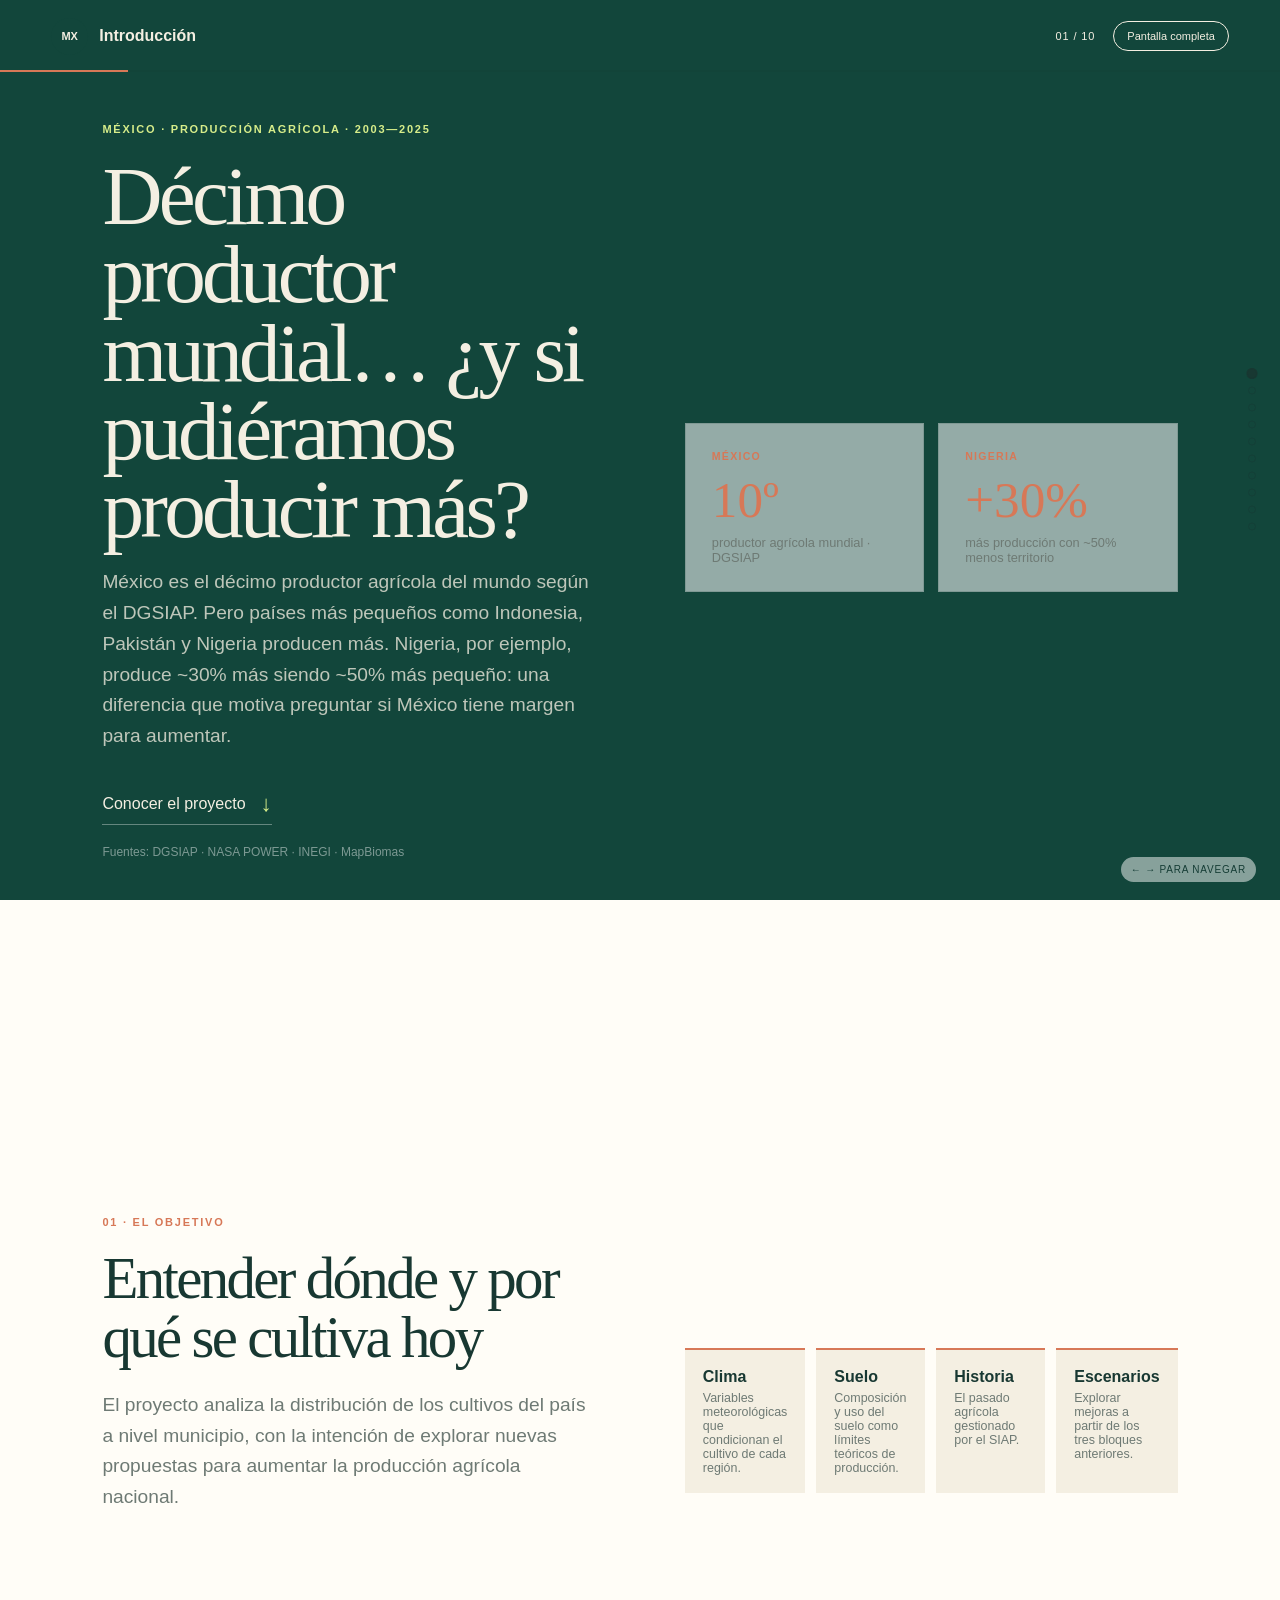
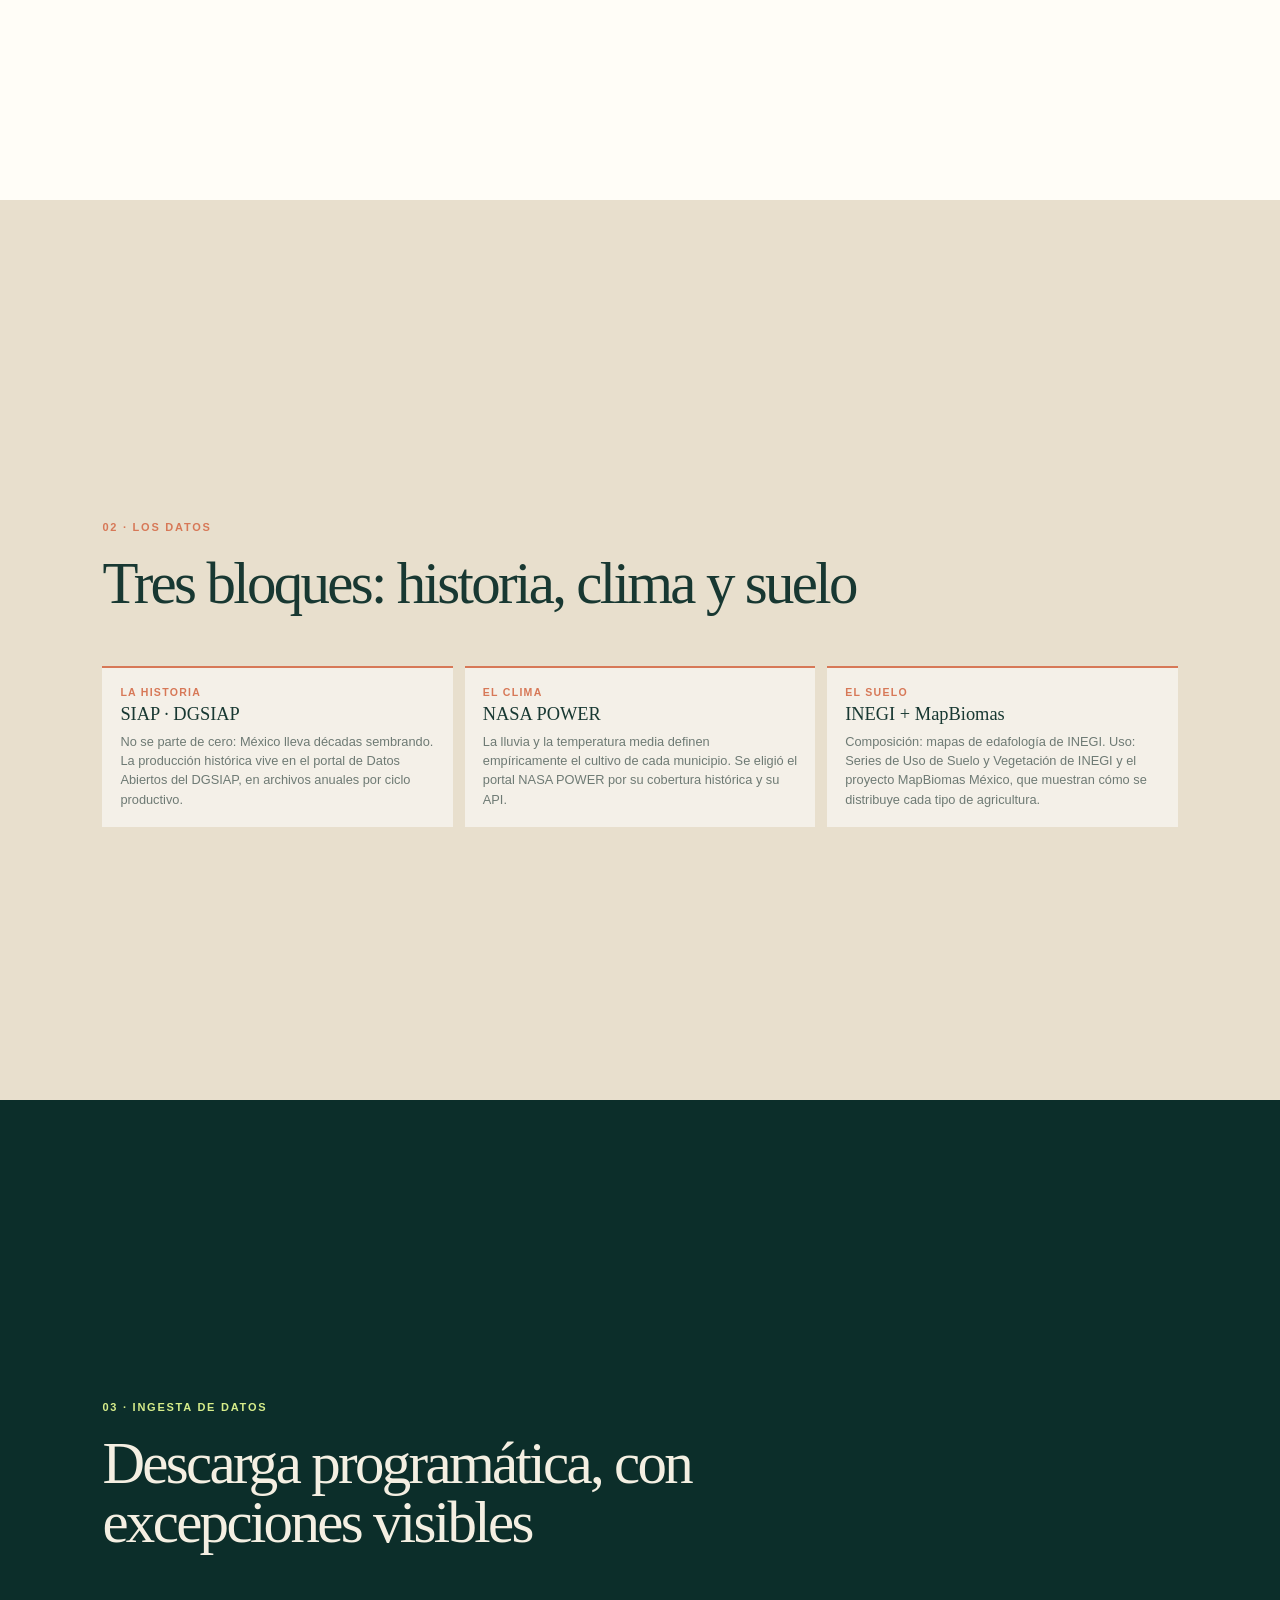
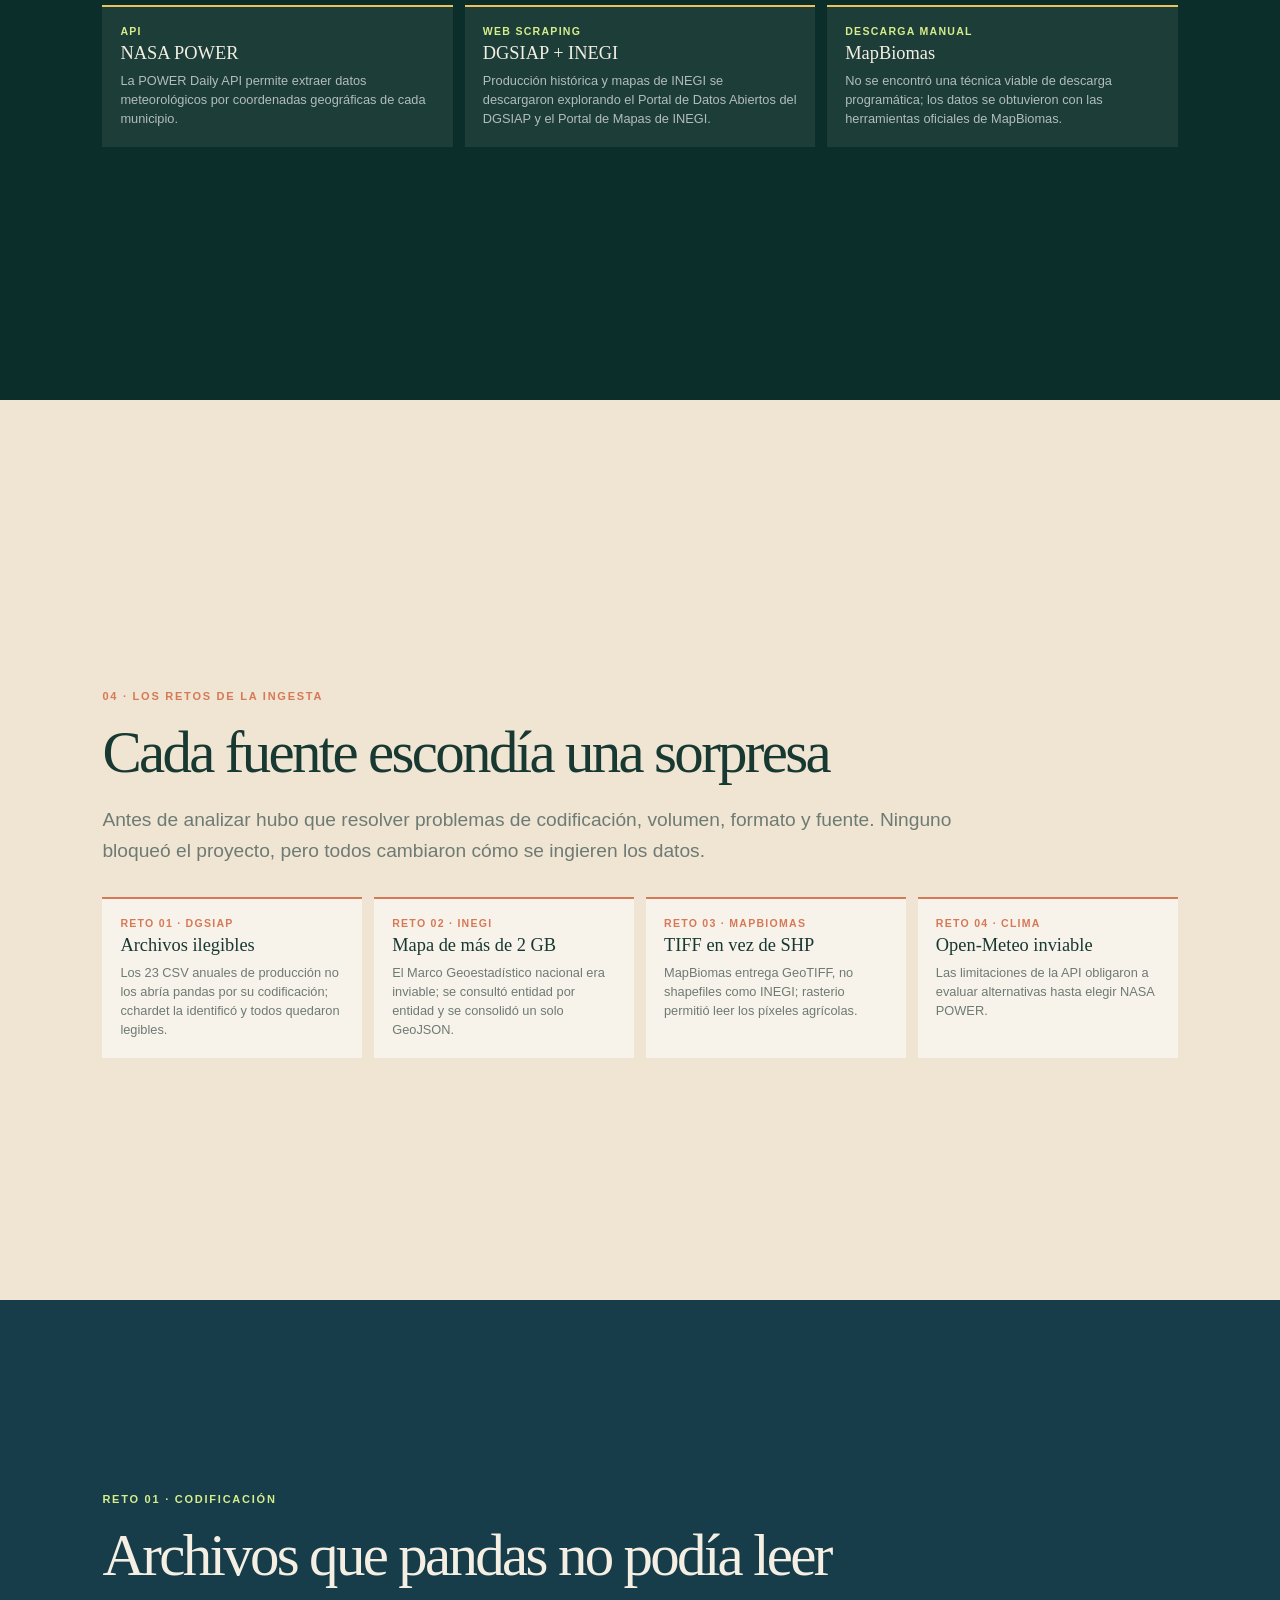
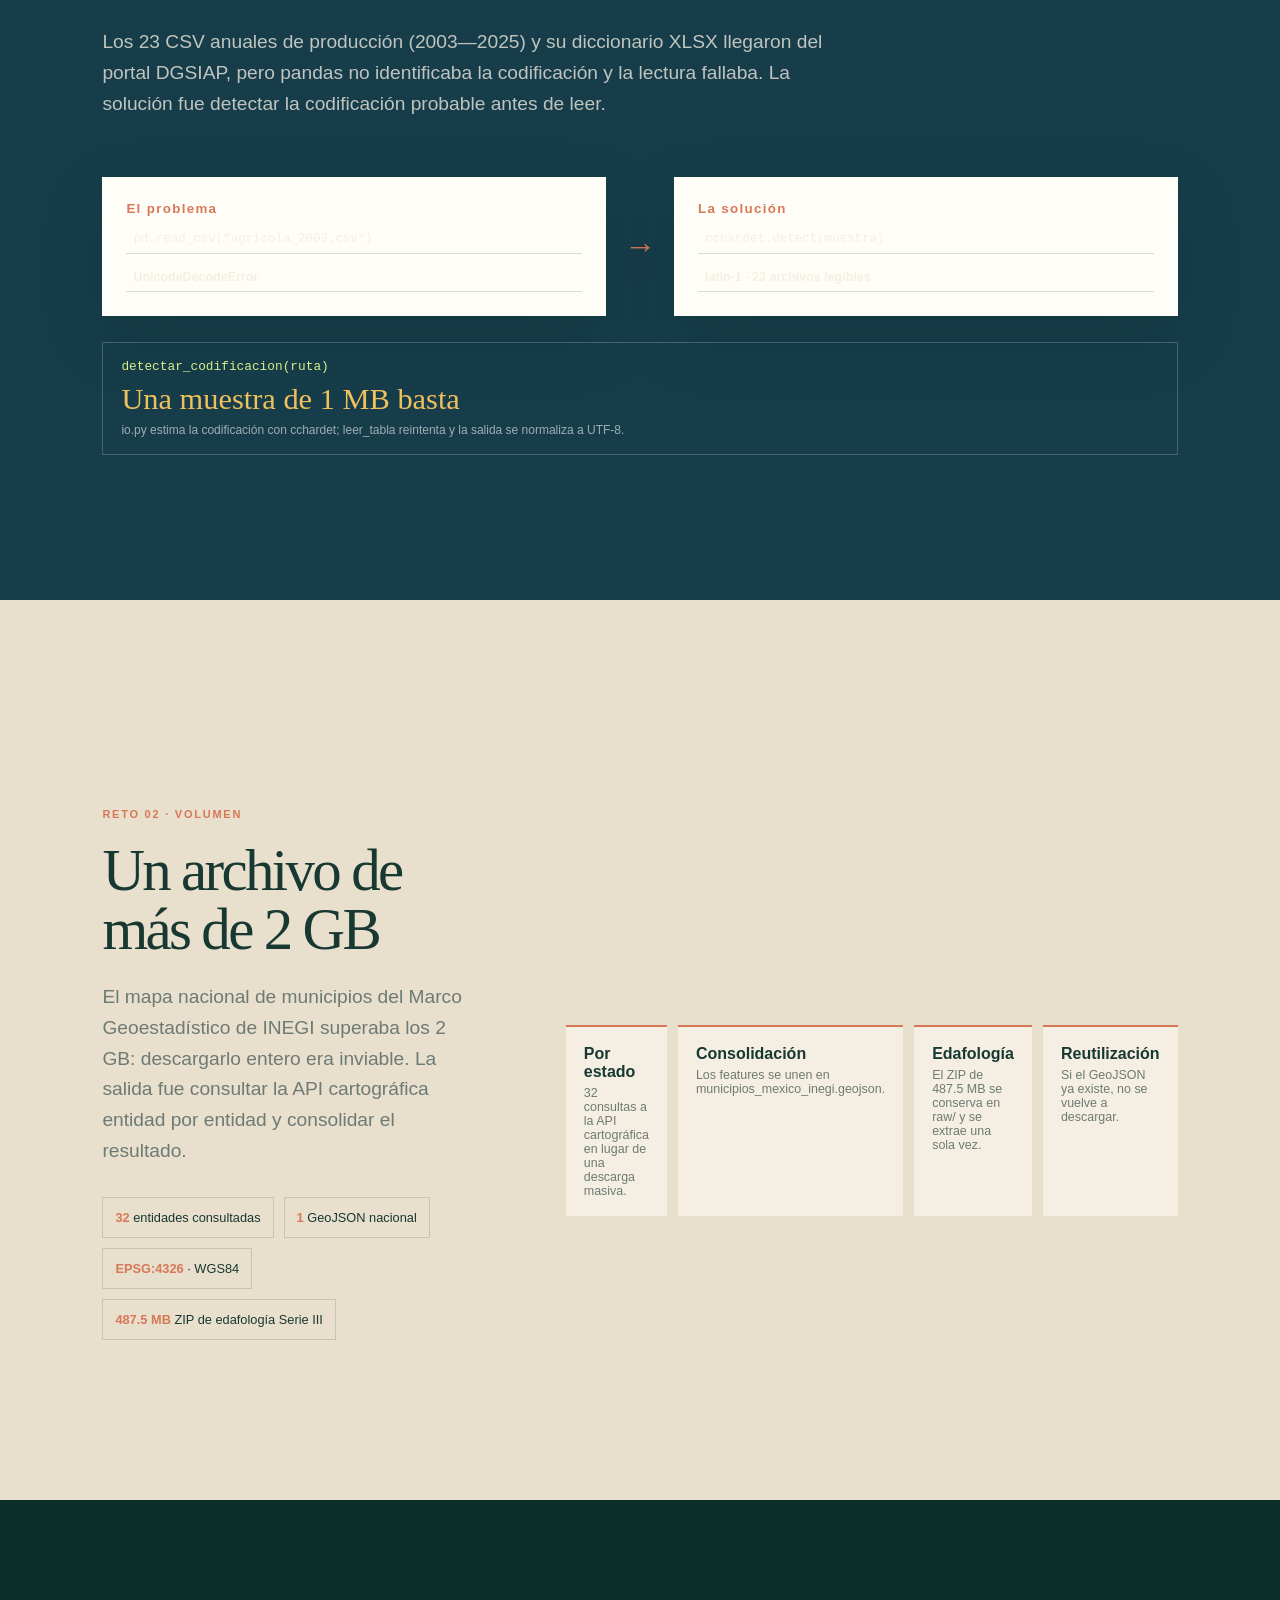
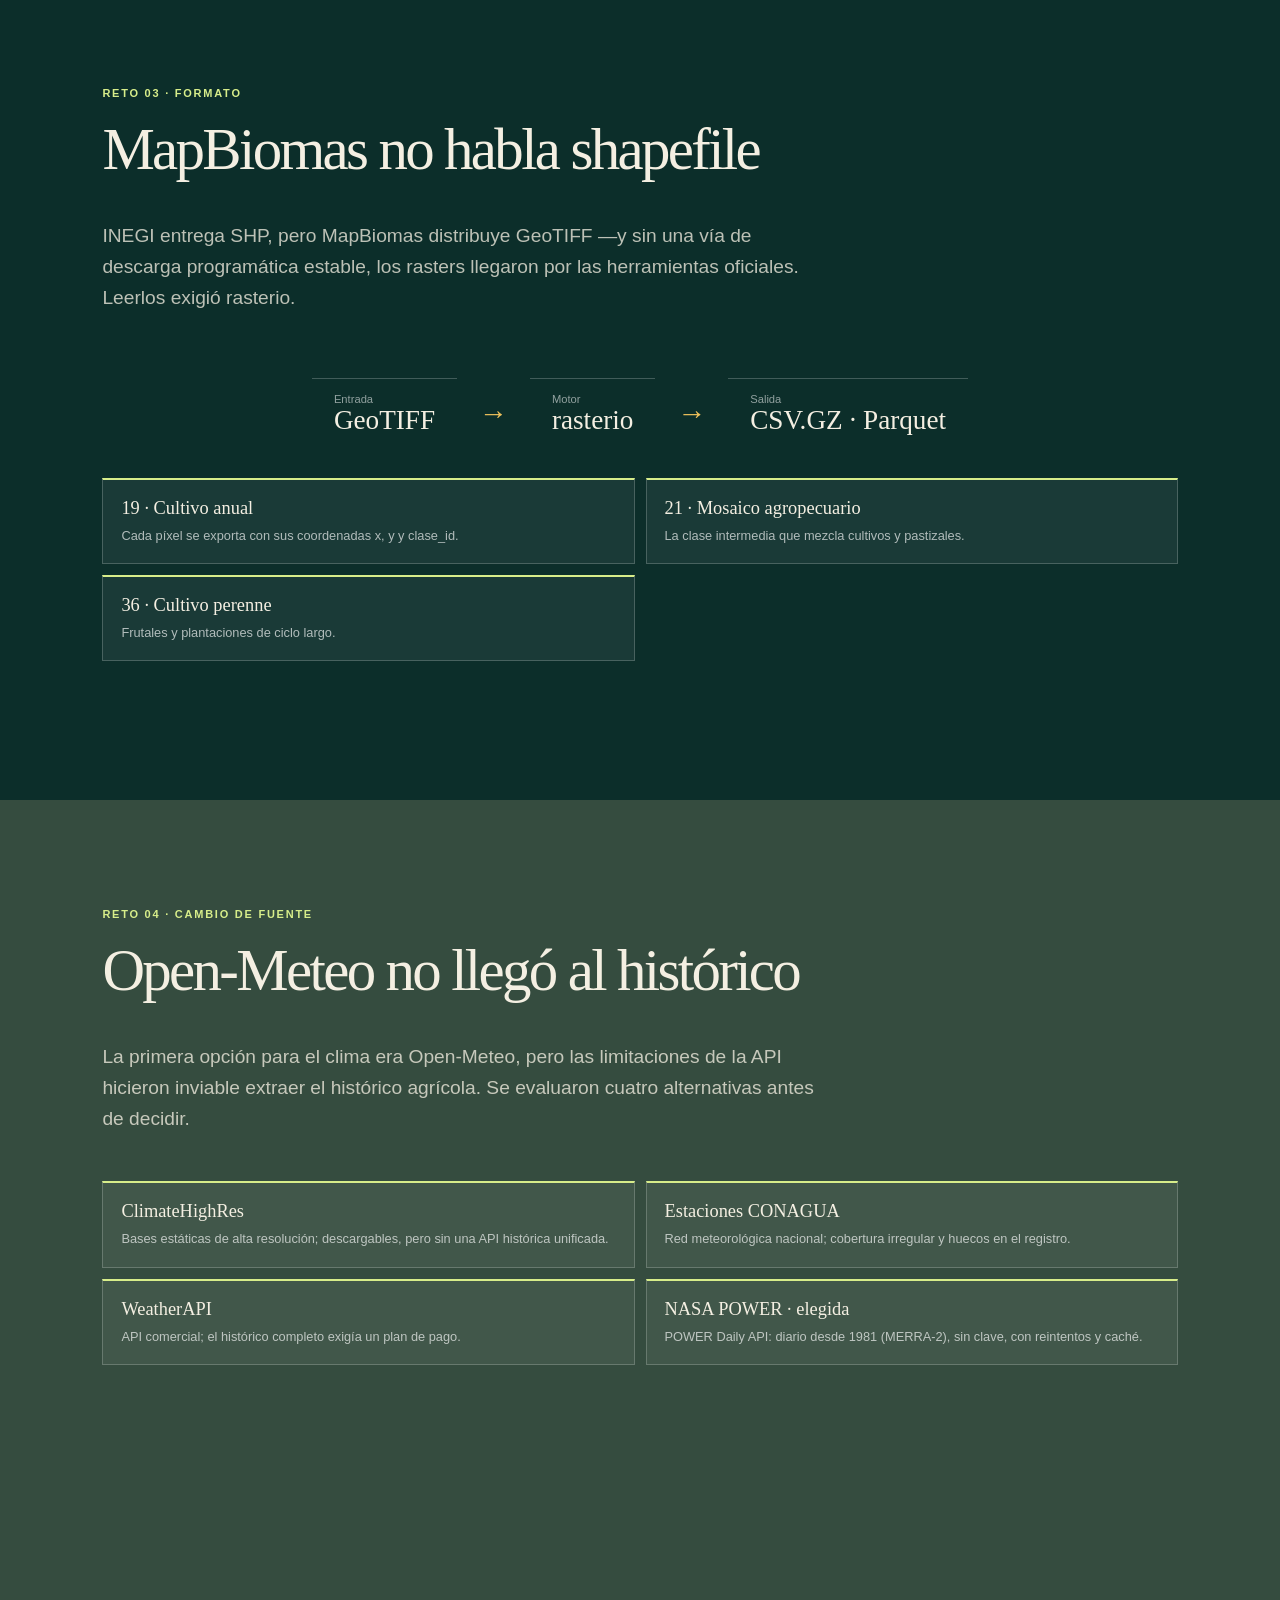
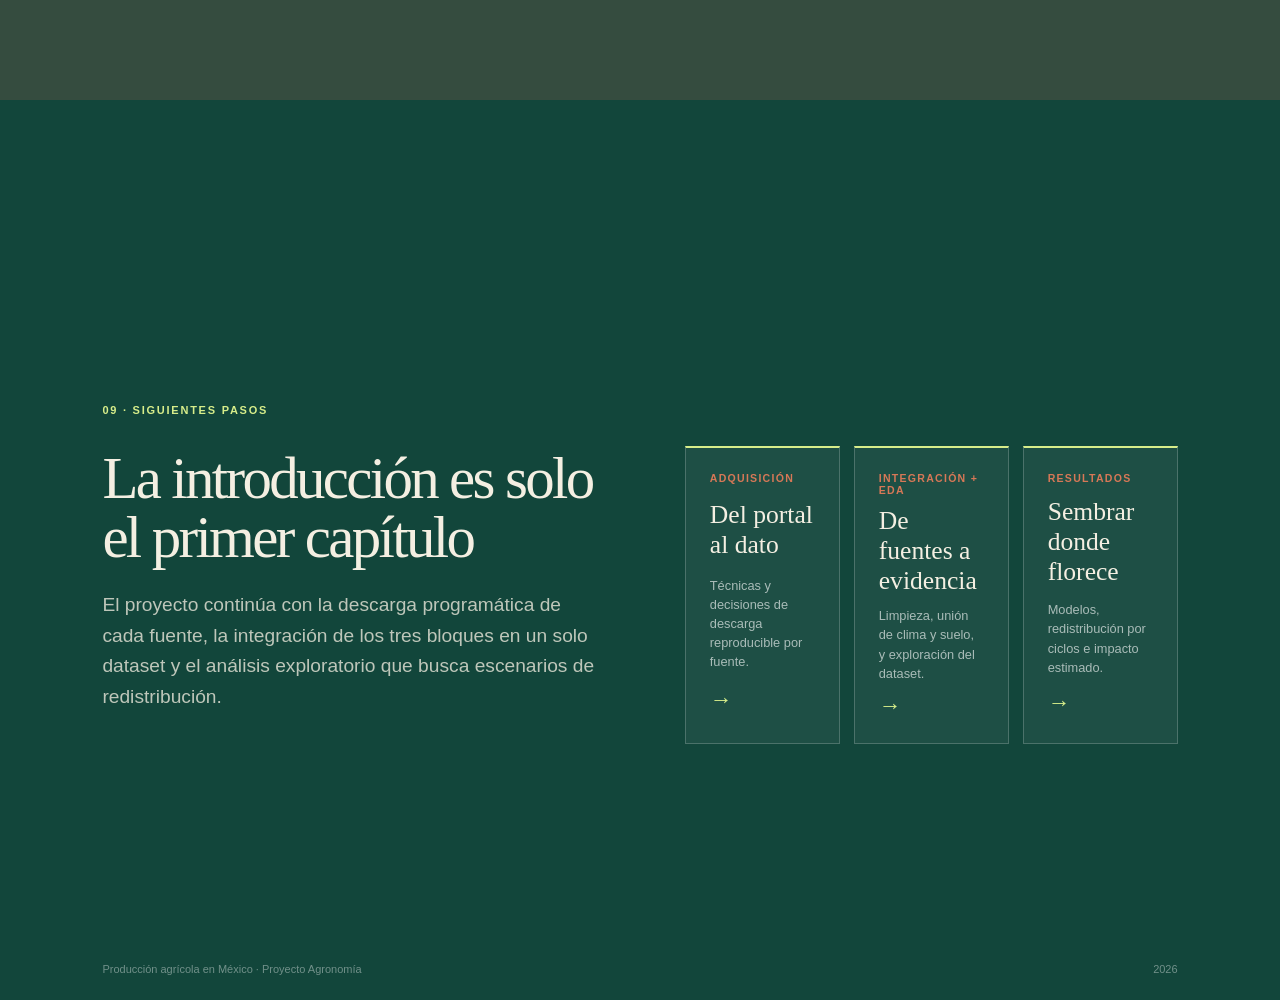
<file: reports/introduccion/index.html>
<!doctype html>
<html lang="es">
<head>
  <meta charset="utf-8">
  <meta name="viewport" content="width=device-width, initial-scale=1">
  <meta name="description" content="Introducción al proyecto de ciencia de datos sobre la distribución de cultivos en México, 2003-2025.">
  <title>Producción agrícola en México · Introducción</title>
  <link rel="stylesheet" href="styles.css">
</head>
<body>
  <header class="chrome">
    <a class="brand" href="#inicio"><span class="brand-mark">MX</span><span>Introducción</span></a>
    <div class="chrome-actions"><span id="counter">01 / 10</span><button id="fullscreen" type="button">Pantalla completa</button></div>
    <div class="progress"><span id="progress-bar"></span></div>
  </header>
  <nav class="rail" aria-label="Secciones">
    <a href="#inicio" aria-label="Inicio"></a><a href="#objetivo" aria-label="Objetivo"></a>
    <a href="#datos" aria-label="Datos"></a><a href="#ingesta" aria-label="Ingesta de datos"></a>
    <a href="#retos" aria-label="Retos"></a><a href="#reto-codificacion" aria-label="Reto: codificación"></a>
    <a href="#reto-tamano" aria-label="Reto: volumen"></a><a href="#reto-formato" aria-label="Reto: formato"></a>
    <a href="#reto-fuente" aria-label="Reto: cambio de fuente"></a><a href="#siguientes" aria-label="Siguientes pasos"></a>
  </nav>

  <main>
    <section id="inicio" class="slide hero">
      <div class="section-number light">México · producción agrícola · 2003—2025</div>
      <div class="split">
        <div>
          <h1>Décimo productor mundial… ¿y si pudiéramos producir más?</h1>
          <p class="lead">México es el décimo productor agrícola del mundo según el DGSIAP. Pero países más pequeños como Indonesia, Pakistán y Nigeria producen más. Nigeria, por ejemplo, produce ~30% más siendo ~50% más pequeño: una diferencia que motiva preguntar si México tiene margen para aumentar.</p>
          <a class="next-link" href="#objetivo">Conocer el proyecto <span>↓</span></a>
        </div>
        <div class="compare-grid">
          <article class="compare-card"><small>México</small><strong>10º</strong><span>productor agrícola mundial · DGSIAP</span></article>
          <article class="compare-card"><small>Nigeria</small><strong>+30%</strong><span>más producción con ~50% menos territorio</span></article>
        </div>
      </div>
      <p class="source-note">Fuentes: DGSIAP · NASA POWER · INEGI · MapBiomas</p>
    </section>

    <section id="objetivo" class="slide paper">
      <div class="section-number">01 · El objetivo</div>
      <div class="split">
        <div>
          <h2>Entender dónde y por qué se cultiva hoy</h2>
          <p class="lead dark">El proyecto analiza la distribución de los cultivos del país a nivel municipio, con la intención de explorar nuevas propuestas para aumentar la producción agrícola nacional.</p>
        </div>
        <div class="principles">
          <article><b>Clima</b><span>Variables meteorológicas que condicionan el cultivo de cada región.</span></article>
          <article><b>Suelo</b><span>Composición y uso del suelo como límites teóricos de producción.</span></article>
          <article><b>Historia</b><span>El pasado agrícola gestionado por el SIAP.</span></article>
          <article><b>Escenarios</b><span>Explorar mejoras a partir de los tres bloques anteriores.</span></article>
        </div>
      </div>
    </section>

    <section id="datos" class="slide soil-slide">
      <div class="section-number">02 · Los datos</div>
      <h2>Tres bloques: historia, clima y suelo</h2>
      <div class="fix-grid tri">
        <article>
          <small>La historia</small>
          <b>SIAP · DGSIAP</b>
          <span>No se parte de cero: México lleva décadas sembrando. La producción histórica vive en el portal de Datos Abiertos del DGSIAP, en archivos anuales por ciclo productivo.</span>
        </article>
        <article>
          <small>El clima</small>
          <b>NASA POWER</b>
          <span>La lluvia y la temperatura media definen empíricamente el cultivo de cada municipio. Se eligió el portal NASA POWER por su cobertura histórica y su API.</span>
        </article>
        <article>
          <small>El suelo</small>
          <b>INEGI + MapBiomas</b>
          <span>Composición: mapas de edafología de INEGI. Uso: Series de Uso de Suelo y Vegetación de INEGI y el proyecto MapBiomas México, que muestran cómo se distribuye cada tipo de agricultura.</span>
        </article>
      </div>
    </section>

    <section id="ingesta" class="slide join-slide">
      <div class="section-number light">03 · Ingesta de datos</div>
      <h2>Descarga programática, con excepciones visibles</h2>
      <div class="flow">
        <article>
          <small>API</small>
          <b>NASA POWER</b>
          <span>La POWER Daily API permite extraer datos meteorológicos por coordenadas geográficas de cada municipio.</span>
        </article>
        <article>
          <small>Web scraping</small>
          <b>DGSIAP + INEGI</b>
          <span>Producción histórica y mapas de INEGI se descargaron explorando el Portal de Datos Abiertos del DGSIAP y el Portal de Mapas de INEGI.</span>
        </article>
        <article>
          <small>Descarga manual</small>
          <b>MapBiomas</b>
          <span>No se encontró una técnica viable de descarga programática; los datos se obtuvieron con las herramientas oficiales de MapBiomas.</span>
        </article>
      </div>
    </section>

    <section id="retos" class="slide agriculture-slide">
      <div class="section-number">04 · Los retos de la ingesta</div>
      <h2>Cada fuente escondía una sorpresa</h2>
      <p class="lead dark">Antes de analizar hubo que resolver problemas de codificación, volumen, formato y fuente. Ninguno bloqueó el proyecto, pero todos cambiaron cómo se ingieren los datos.</p>
      <div class="fix-grid">
        <article>
          <small>Reto 01 · DGSIAP</small>
          <b>Archivos ilegibles</b>
          <span>Los 23 CSV anuales de producción no los abría pandas por su codificación; cchardet la identificó y todos quedaron legibles.</span>
        </article>
        <article>
          <small>Reto 02 · INEGI</small>
          <b>Mapa de más de 2 GB</b>
          <span>El Marco Geoestadístico nacional era inviable; se consultó entidad por entidad y se consolidó un solo GeoJSON.</span>
        </article>
        <article>
          <small>Reto 03 · MapBiomas</small>
          <b>TIFF en vez de SHP</b>
          <span>MapBiomas entrega GeoTIFF, no shapefiles como INEGI; rasterio permitió leer los píxeles agrícolas.</span>
        </article>
        <article>
          <small>Reto 04 · Clima</small>
          <b>Open-Meteo inviable</b>
          <span>Las limitaciones de la API obligaron a evaluar alternativas hasta elegir NASA POWER.</span>
        </article>
      </div>
    </section>

    <section id="reto-codificacion" class="slide climate-slide">
      <div class="section-number light">Reto 01 · Codificación</div>
      <h2>Archivos que pandas no podía leer</h2>
      <p class="lead">Los 23 CSV anuales de producción (2003—2025) y su diccionario XLSX llegaron del portal DGSIAP, pero pandas no identificaba la codificación y la lectura fallaba. La solución fue detectar la codificación probable antes de leer.</p>
      <div class="before-after">
        <div><small>El problema</small><code>pd.read_csv("agricola_2003.csv")</code><b>UnicodeDecodeError</b></div>
        <i>→</i>
        <div><small>La solución</small><code>cchardet.detect(muestra)</code><b>latin-1 · 23 archivos legibles</b></div>
      </div>
      <div class="file-card"><code>detectar_codificacion(ruta)</code><strong>Una muestra de 1 MB basta</strong><span>io.py estima la codificación con cchardet; leer_tabla reintenta y la salida se normaliza a UTF-8.</span></div>
    </section>

    <section id="reto-tamano" class="slide soil-slide">
      <div class="section-number">Reto 02 · Volumen</div>
      <div class="split">
        <div>
          <h2>Un archivo de más de 2 GB</h2>
          <p class="lead dark">El mapa nacional de municipios del Marco Geoestadístico de INEGI superaba los 2 GB: descargarlo entero era inviable. La salida fue consultar la API cartográfica entidad por entidad y consolidar el resultado.</p>
          <div class="soil-facts"><span><b>32</b> entidades consultadas</span><span><b>1</b> GeoJSON nacional</span><span><b>EPSG:4326</b> · WGS84</span><span><b>487.5 MB</b> ZIP de edafología Serie III</span></div>
        </div>
        <div class="principles">
          <article><b>Por estado</b><span>32 consultas a la API cartográfica en lugar de una descarga masiva.</span></article>
          <article><b>Consolidación</b><span>Los features se unen en municipios_mexico_inegi.geojson.</span></article>
          <article><b>Edafología</b><span>El ZIP de 487.5 MB se conserva en raw/ y se extrae una sola vez.</span></article>
          <article><b>Reutilización</b><span>Si el GeoJSON ya existe, no se vuelve a descargar.</span></article>
        </div>
      </div>
    </section>

    <section id="reto-formato" class="slide join-slide">
      <div class="section-number light">Reto 03 · Formato</div>
      <h2>MapBiomas no habla shapefile</h2>
      <p class="lead">INEGI entrega SHP, pero MapBiomas distribuye GeoTIFF —y sin una vía de descarga programática estable, los rasters llegaron por las herramientas oficiales. Leerlos exigió rasterio.</p>
      <div class="assertions">
        <article><span>Entrada</span><b>GeoTIFF</b></article><i>→</i>
        <article><span>Motor</span><b>rasterio</b></article><i>→</i>
        <article><span>Salida</span><b>CSV.GZ · Parquet</b></article>
      </div>
      <div class="attr-grid">
        <article><b>19 · Cultivo anual</b><span>Cada píxel se exporta con sus coordenadas x, y y clase_id.</span></article>
        <article><b>21 · Mosaico agropecuario</b><span>La clase intermedia que mezcla cultivos y pastizales.</span></article>
        <article><b>36 · Cultivo perenne</b><span>Frutales y plantaciones de ciclo largo.</span></article>
      </div>
    </section>

    <section id="reto-fuente" class="slide territory-slide">
      <div class="section-number light">Reto 04 · Cambio de fuente</div>
      <h2>Open-Meteo no llegó al histórico</h2>
      <p class="lead">La primera opción para el clima era Open-Meteo, pero las limitaciones de la API hicieron inviable extraer el histórico agrícola. Se evaluaron cuatro alternativas antes de decidir.</p>
      <div class="attr-grid">
        <article><b>ClimateHighRes</b><span>Bases estáticas de alta resolución; descargables, pero sin una API histórica unificada.</span></article>
        <article><b>Estaciones CONAGUA</b><span>Red meteorológica nacional; cobertura irregular y huecos en el registro.</span></article>
        <article><b>WeatherAPI</b><span>API comercial; el histórico completo exigía un plan de pago.</span></article>
        <article><b>NASA POWER · elegida</b><span>POWER Daily API: diario desde 1981 (MERRA-2), sin clave, con reintentos y caché.</span></article>
      </div>
    </section>

    <section id="siguientes" class="slide final">
      <div class="section-number light">09 · Siguientes pasos</div>
      <div class="split">
        <div>
          <h2>La introducción es solo el primer capítulo</h2>
          <p class="lead">El proyecto continúa con la descarga programática de cada fuente, la integración de los tres bloques en un solo dataset y el análisis exploratorio que busca escenarios de redistribución.</p>
        </div>
        <div class="deck-links">
          <a class="deck-link" href="../descarga_programatica/index.html"><small>Adquisición</small><b>Del portal al dato</b><span>Técnicas y decisiones de descarga reproducible por fuente.</span><i>→</i></a>
          <a class="deck-link" href="../integracion_analisis/index.html"><small>Integración + EDA</small><b>De fuentes a evidencia</b><span>Limpieza, unión de clima y suelo, y exploración del dataset.</span><i>→</i></a>
          <a class="deck-link" href="../storytelling/index.html"><small>Resultados</small><b>Sembrar donde florece</b><span>Modelos, redistribución por ciclos e impacto estimado.</span><i>→</i></a>
        </div>
      </div>
      <footer><span>Producción agrícola en México · Proyecto Agronomía</span><span>2026</span></footer>
    </section>
  </main>
  <div class="keyboard-hint">← → para navegar</div>
  <script src="app.js"></script>
</body>
</html>
</file>
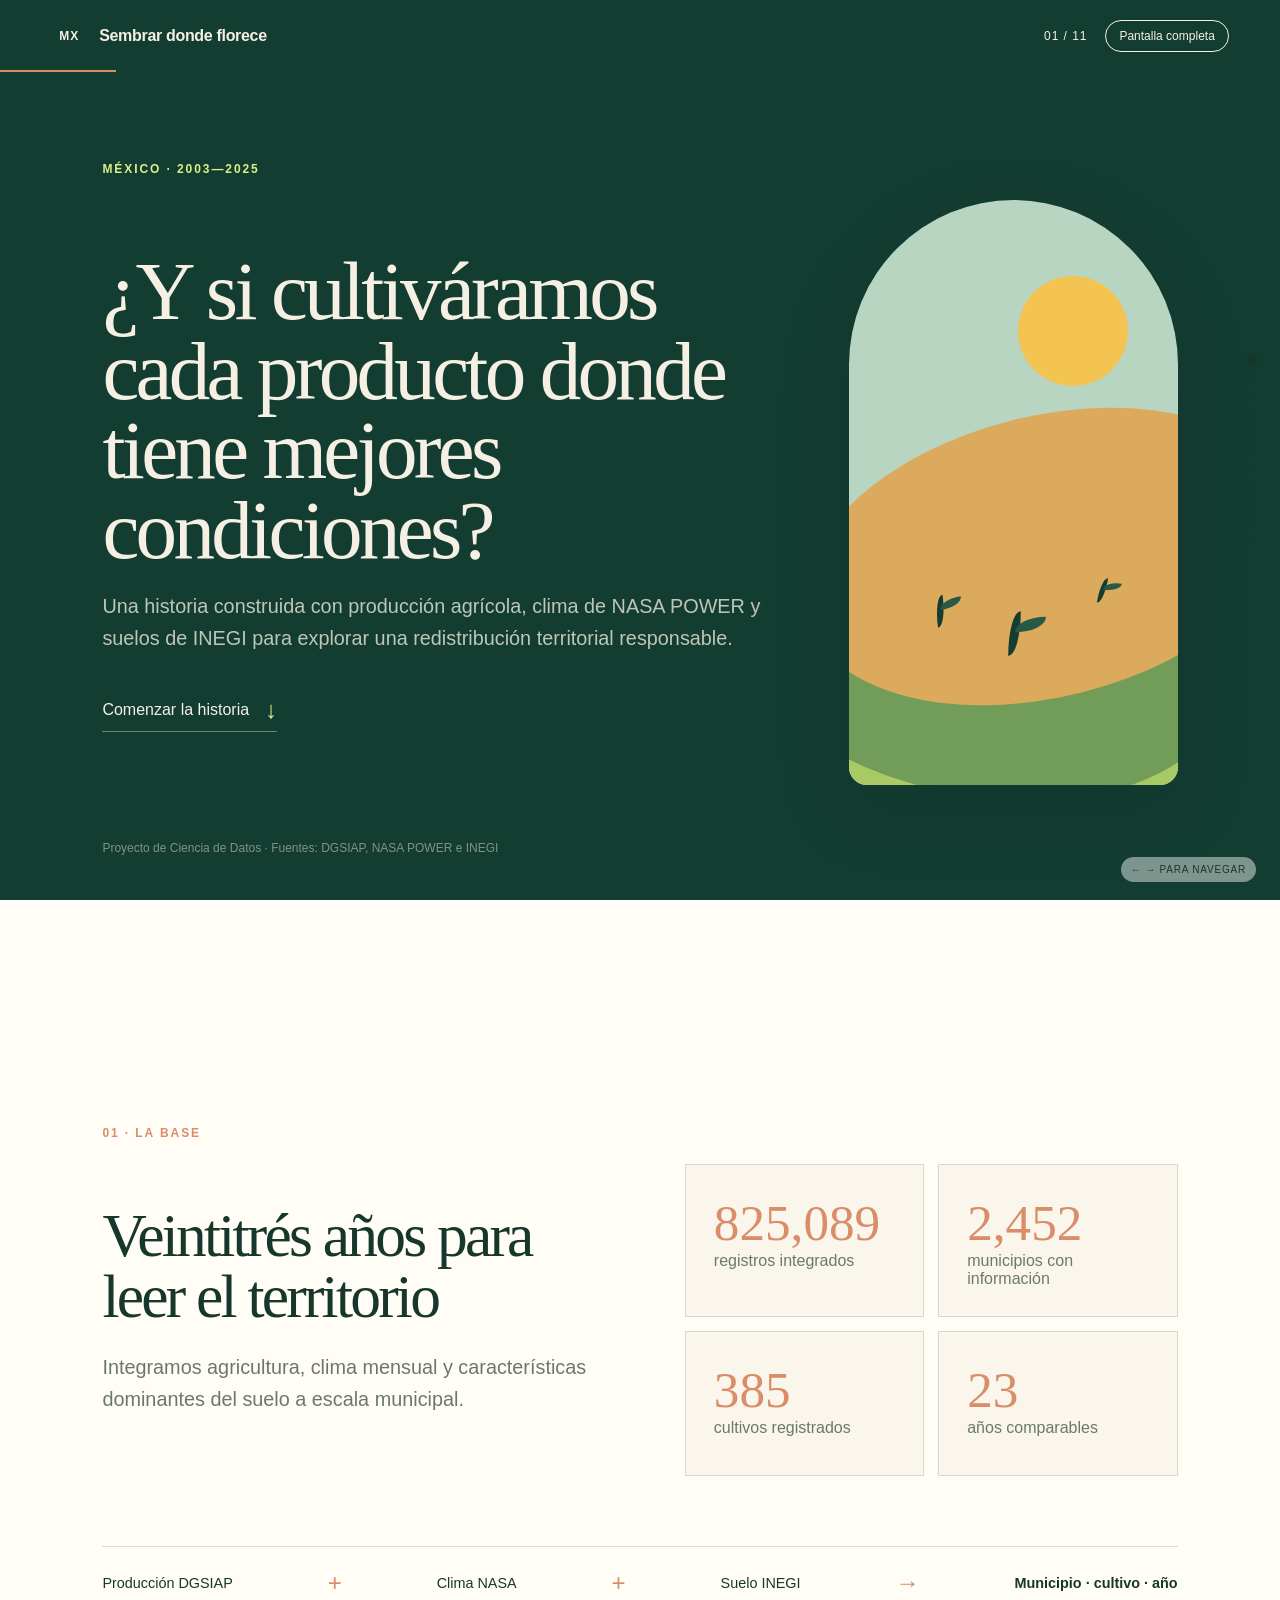
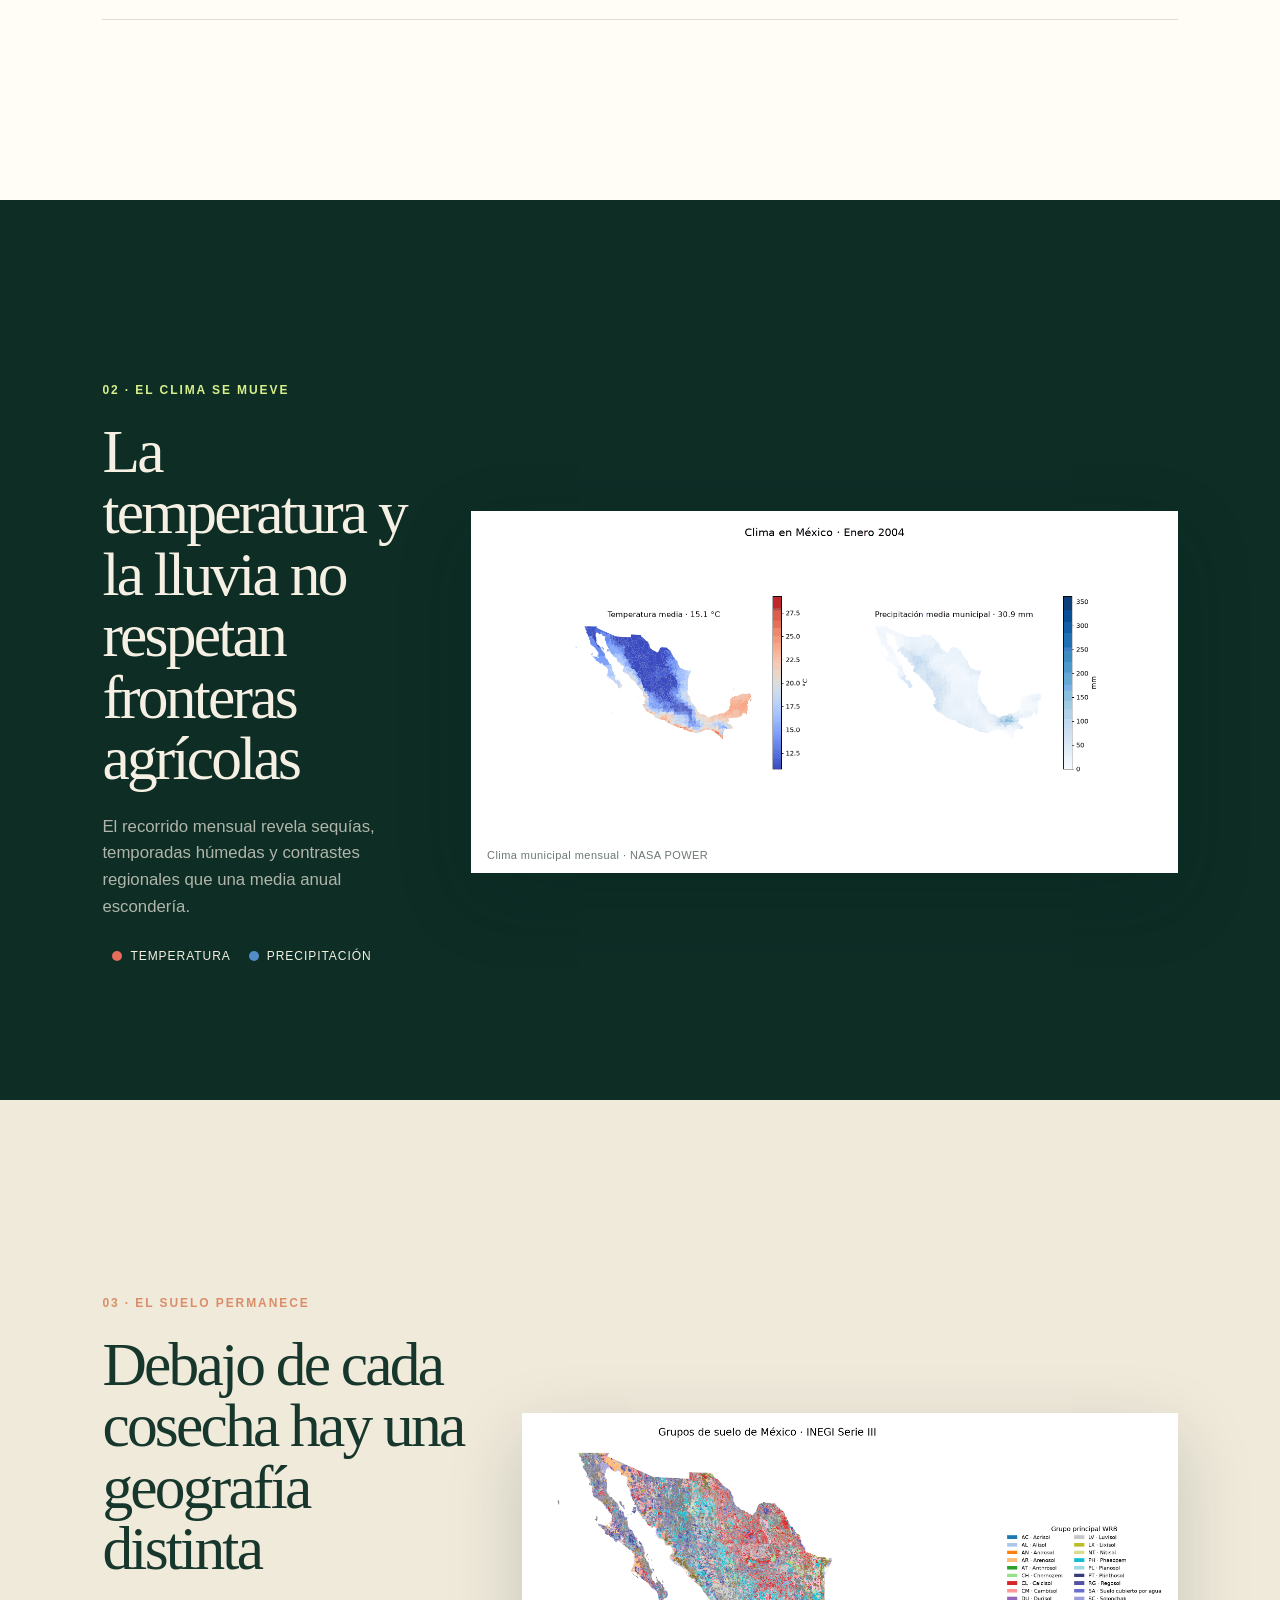
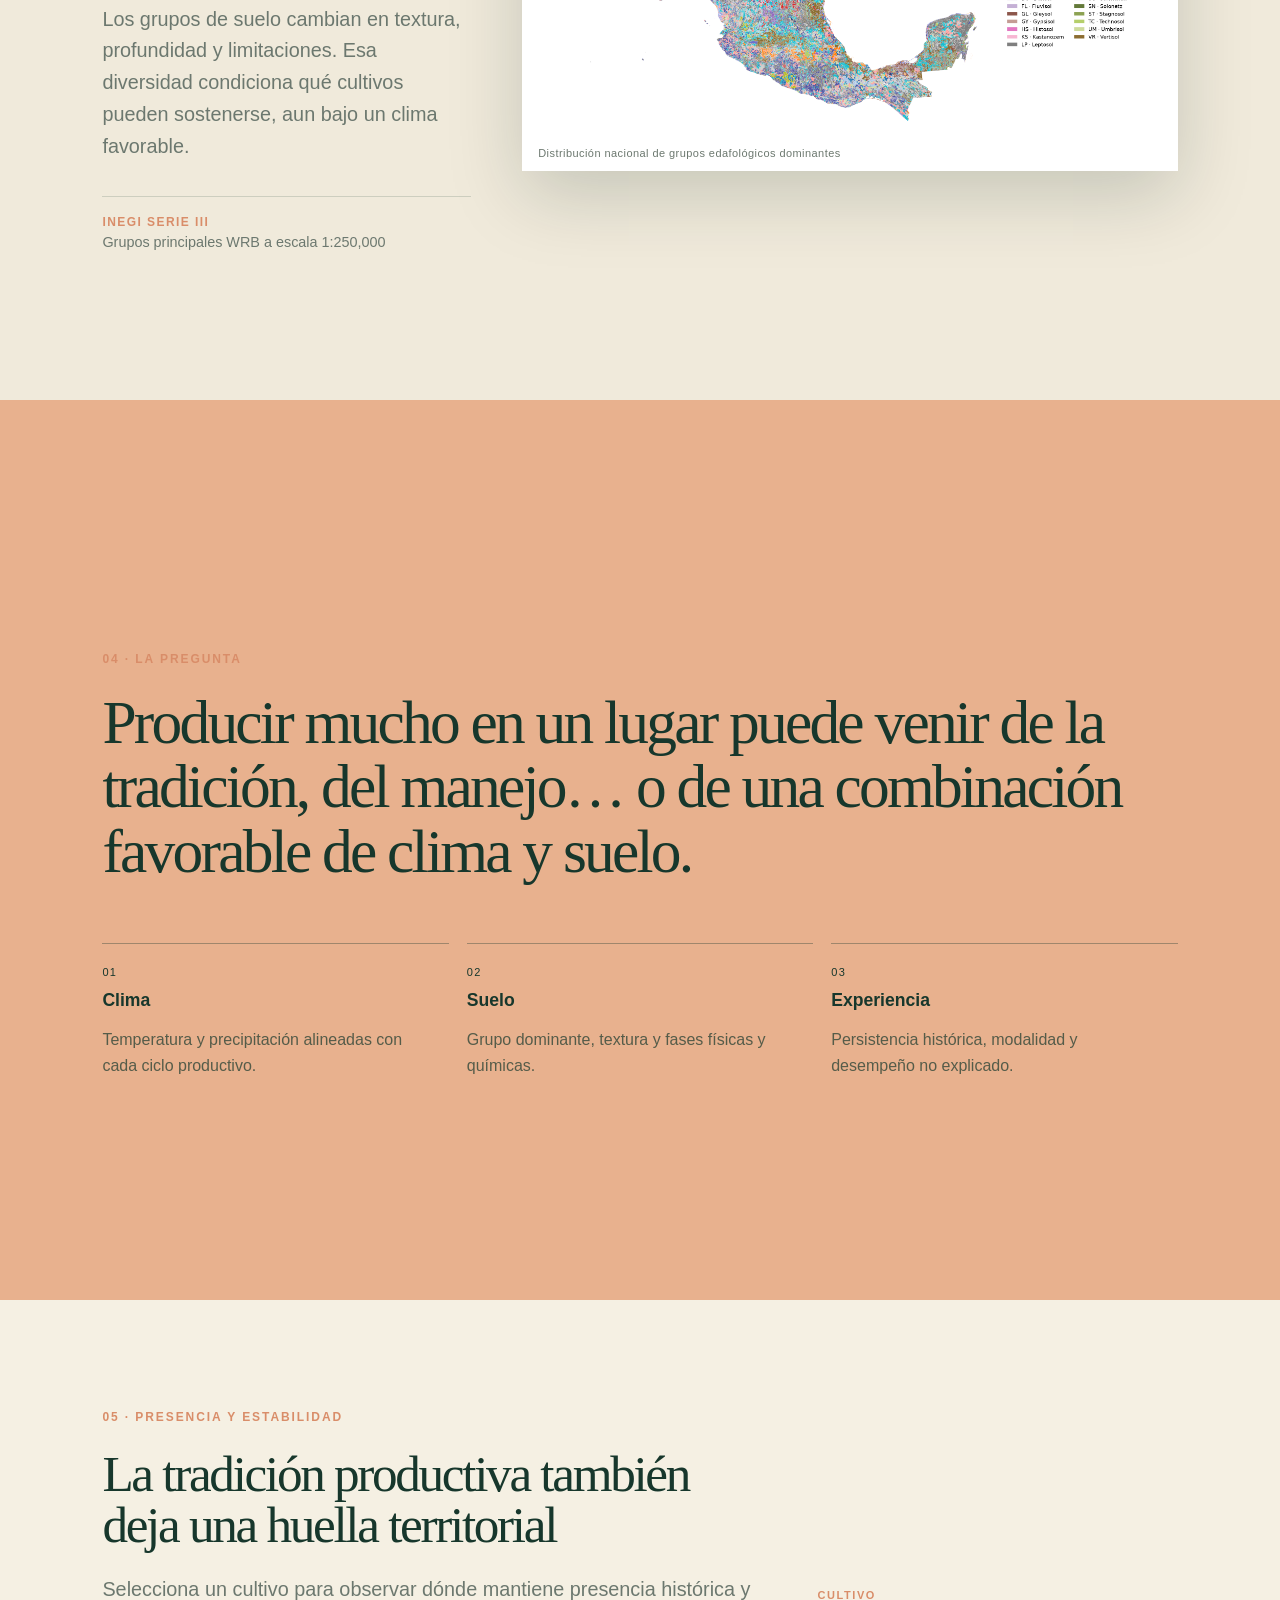
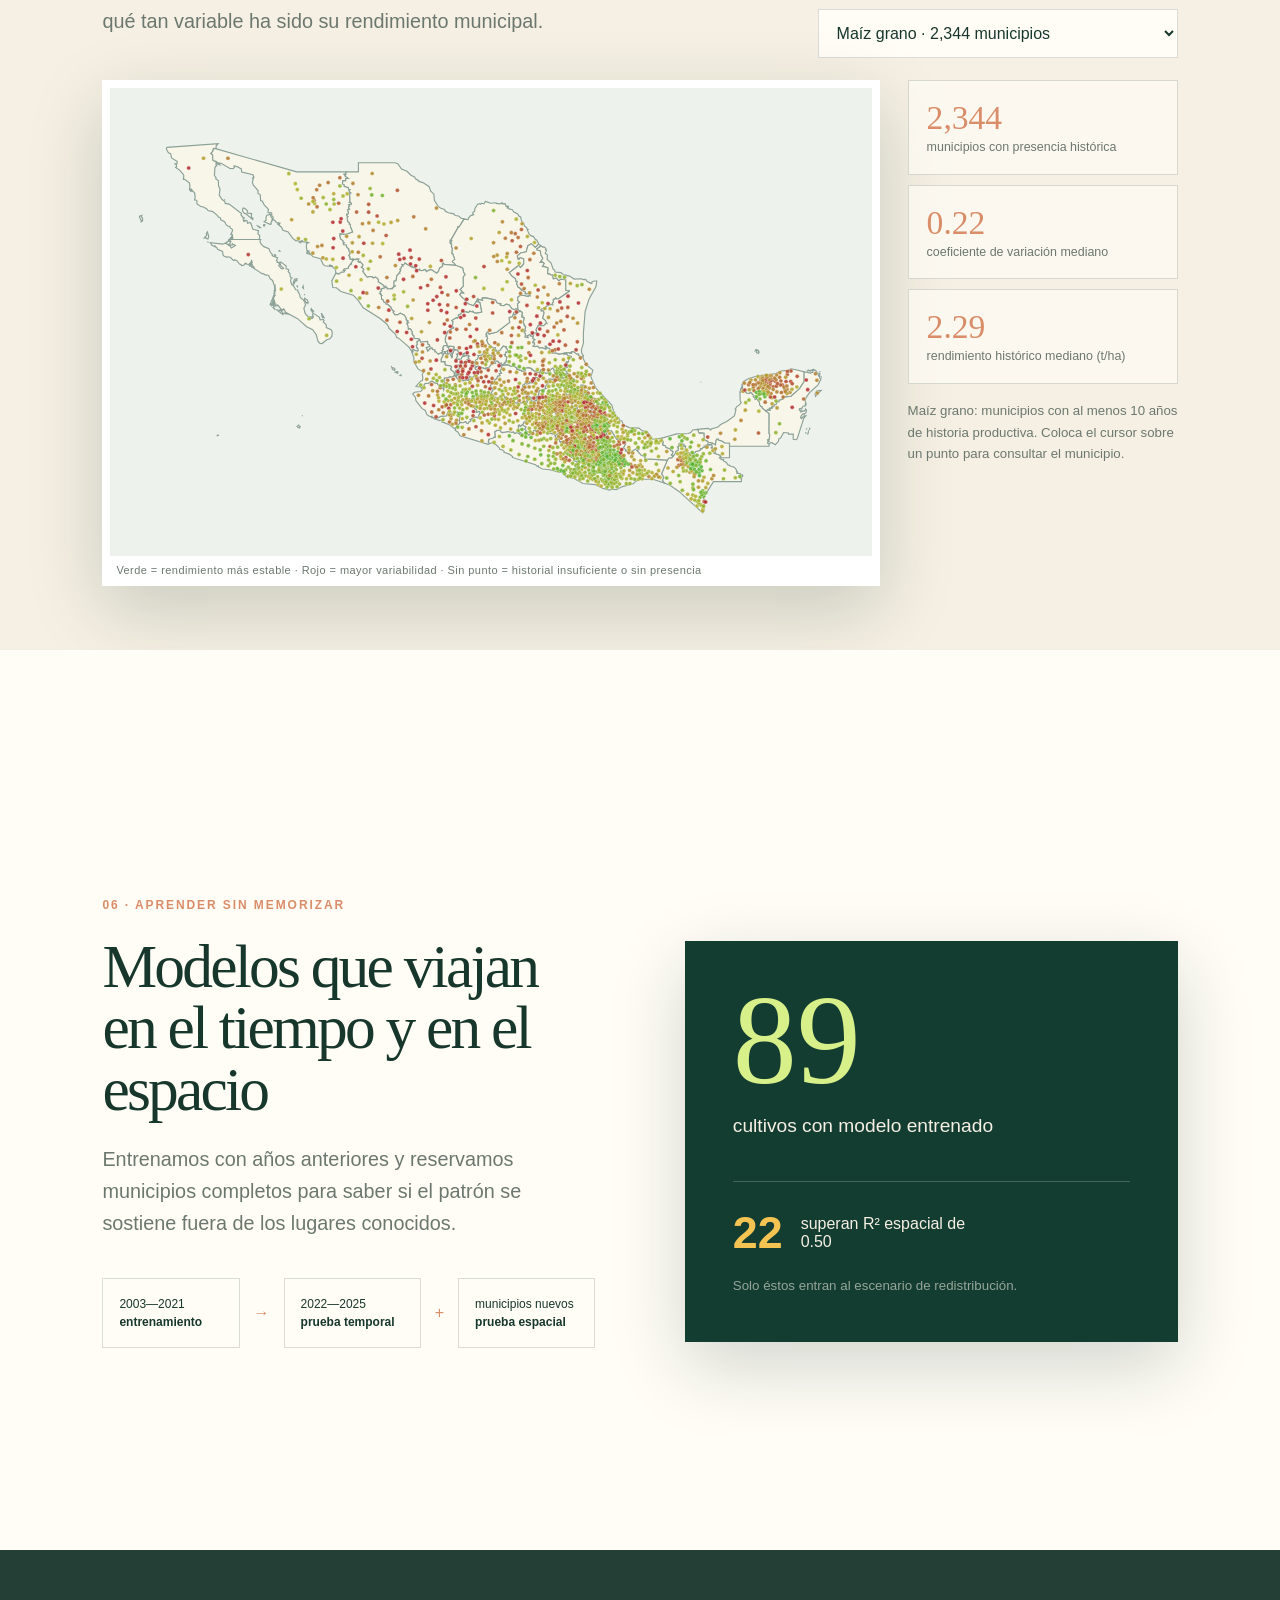
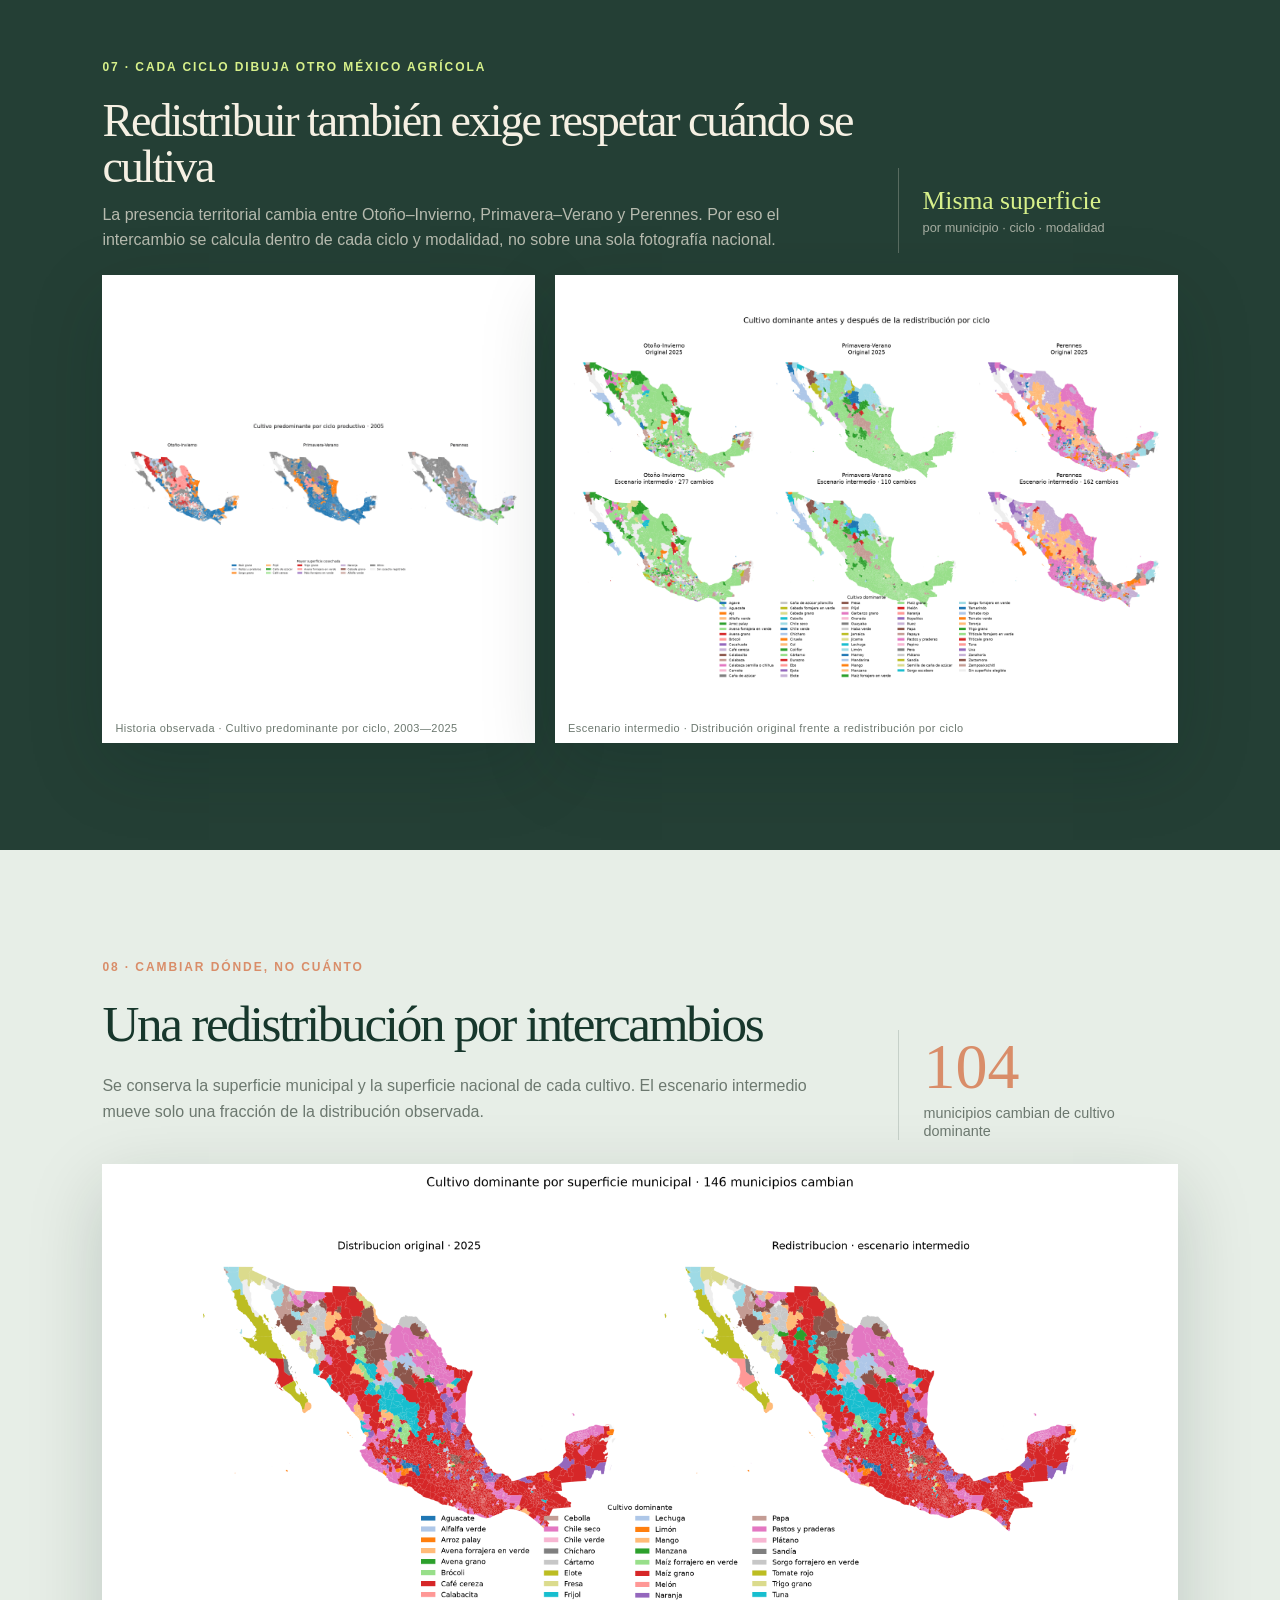
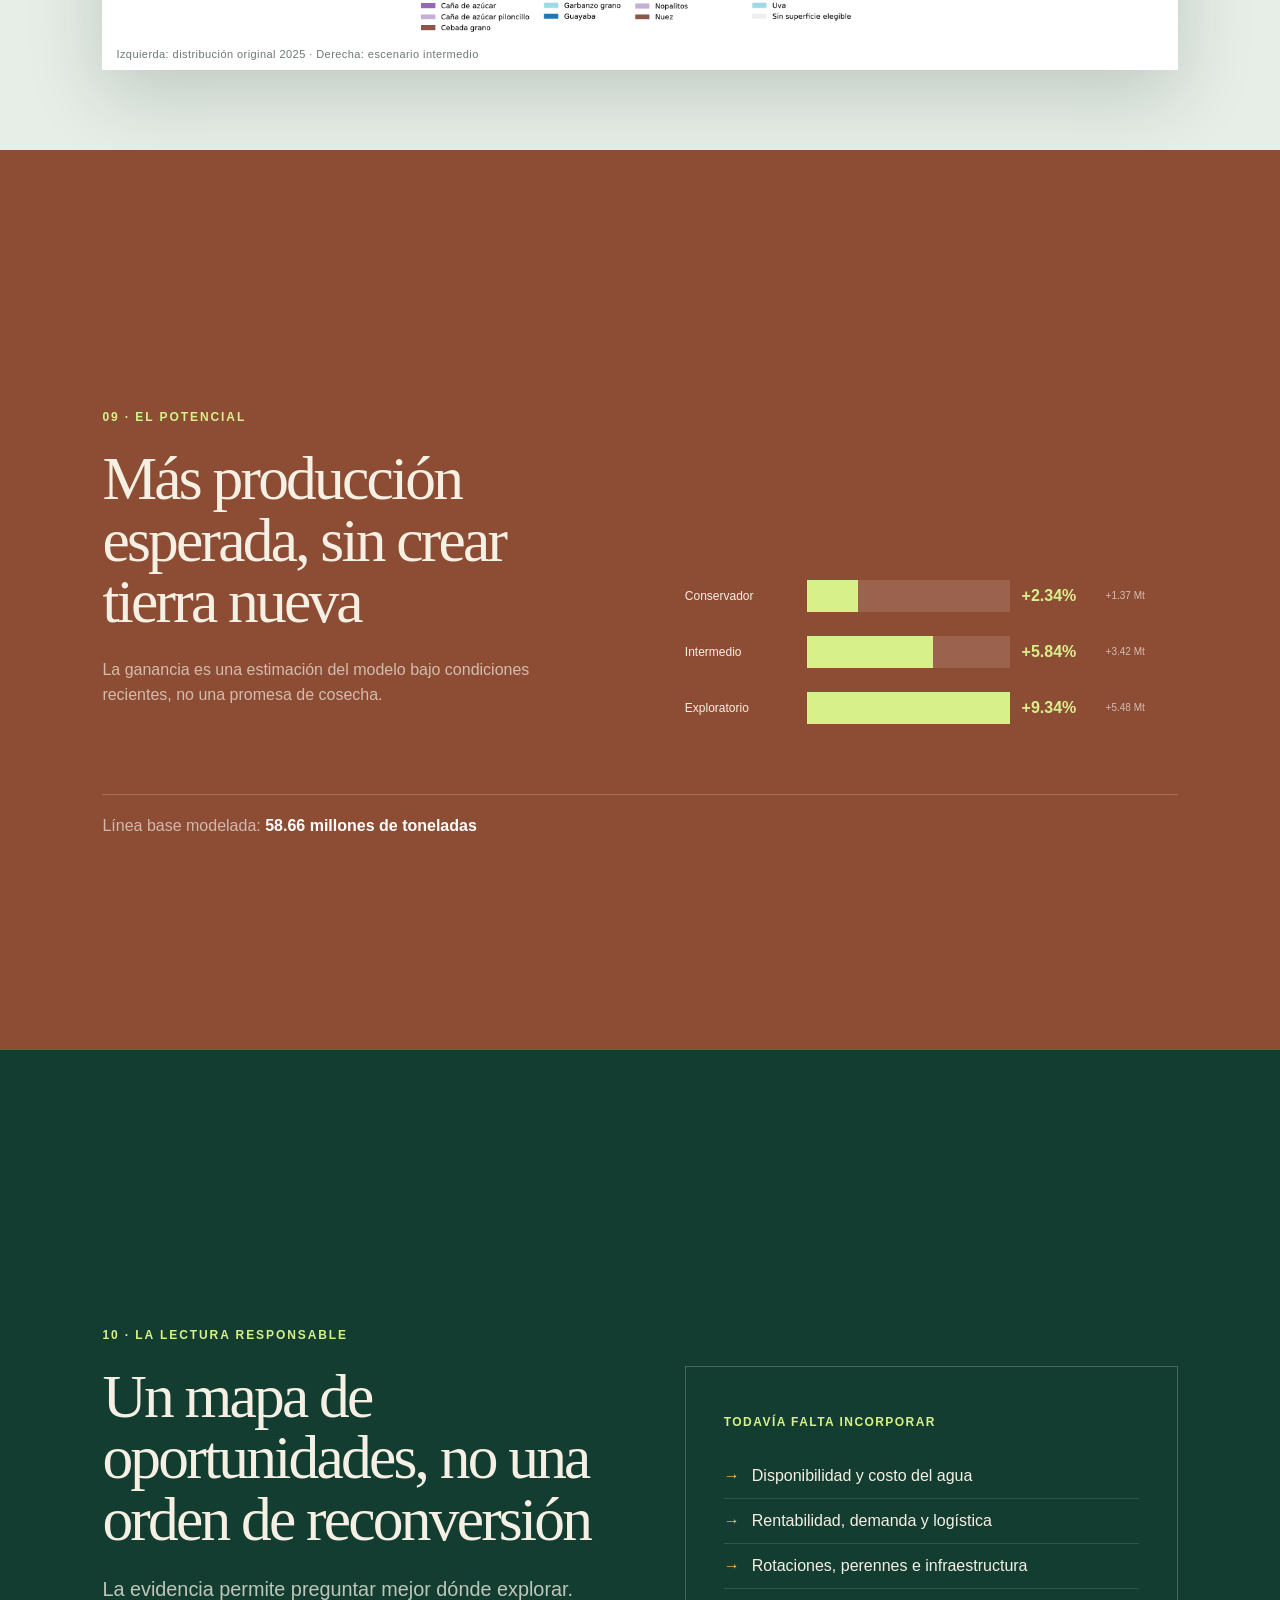
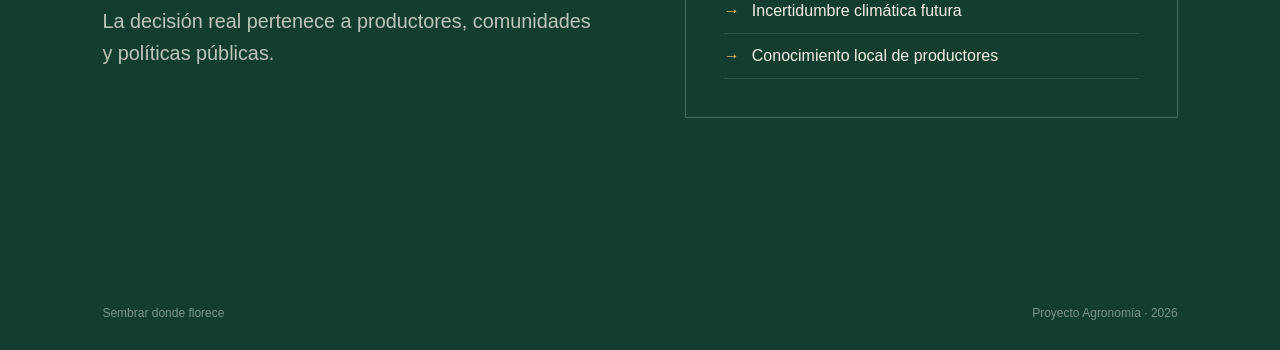
<file: reports/storytelling/index.html>
<!doctype html>
<html lang="es">
<head>
  <meta charset="utf-8">
  <meta name="viewport" content="width=device-width, initial-scale=1">
  <meta name="description" content="Storytelling del análisis agrícola, climático y edafológico de México entre 2003 y 2025.">
  <title>Sembrar donde florece · Agricultura en México</title>
  <link rel="stylesheet" href="styles.css">
</head>
<body>
  <header class="chrome" aria-label="Controles de presentación">
    <a class="brand" href="#inicio" aria-label="Ir al inicio">
      <span class="brand-mark">MX</span>
      <span>Sembrar donde florece</span>
    </a>
    <div class="chrome-actions">
      <span id="counter" aria-live="polite">01 / 09</span>
      <button id="fullscreen" type="button" aria-label="Ver en pantalla completa">Pantalla completa</button>
    </div>
    <div class="progress" aria-hidden="true"><span id="progress-bar"></span></div>
  </header>

  <nav class="rail" aria-label="Secciones">
    <a href="#inicio" aria-label="Inicio"></a>
    <a href="#datos" aria-label="Datos"></a>
    <a href="#clima" aria-label="Clima"></a>
    <a href="#suelo" aria-label="Suelo"></a>
    <a href="#territorio" aria-label="Territorio"></a>
    <a href="#estabilidad" aria-label="Presencia y estabilidad"></a>
    <a href="#modelos" aria-label="Modelos"></a>
    <a href="#ciclos" aria-label="Redistribución por ciclos"></a>
    <a href="#redistribucion" aria-label="Redistribución"></a>
    <a href="#impacto" aria-label="Impacto"></a>
    <a href="#limites" aria-label="Límites"></a>
  </nav>

  <main>
    <section id="inicio" class="slide hero" data-index="1">
      <div class="eyebrow">México · 2003—2025</div>
      <div class="hero-grid">
        <div>
          <h1>¿Y si cultiváramos cada producto donde tiene mejores condiciones?</h1>
          <p class="lead">Una historia construida con producción agrícola, clima de NASA POWER y suelos de INEGI para explorar una redistribución territorial responsable.</p>
          <a class="next-link" href="#datos">Comenzar la historia <span>↓</span></a>
        </div>
        <div class="hero-art" aria-hidden="true">
          <div class="sun"></div>
          <div class="field field-a"></div>
          <div class="field field-b"></div>
          <div class="field field-c"></div>
          <div class="seed seed-a"></div>
          <div class="seed seed-b"></div>
          <div class="seed seed-c"></div>
        </div>
      </div>
      <p class="source-note">Proyecto de Ciencia de Datos · Fuentes: DGSIAP, NASA POWER e INEGI</p>
    </section>

    <section id="datos" class="slide paper" data-index="2">
      <div class="section-number">01 · La base</div>
      <div class="content-grid">
        <div>
          <h2>Veintitrés años para leer el territorio</h2>
          <p class="lead dark">Integramos agricultura, clima mensual y características dominantes del suelo a escala municipal.</p>
        </div>
        <div class="stat-grid">
          <article><strong>825,089</strong><span>registros integrados</span></article>
          <article><strong>2,452</strong><span>municipios con información</span></article>
          <article><strong>385</strong><span>cultivos registrados</span></article>
          <article><strong>23</strong><span>años comparables</span></article>
        </div>
      </div>
      <div class="data-ribbon" aria-label="Flujo de datos">
        <span>Producción DGSIAP</span><i>+</i><span>Clima NASA</span><i>+</i><span>Suelo INEGI</span><i>→</i><b>Municipio · cultivo · año</b>
      </div>
    </section>

    <section id="clima" class="slide dark-slide" data-index="3">
      <div class="section-number light">02 · El clima se mueve</div>
      <div class="media-layout">
        <div class="copy-panel">
          <h2>La temperatura y la lluvia no respetan fronteras agrícolas</h2>
          <p>El recorrido mensual revela sequías, temporadas húmedas y contrastes regionales que una media anual escondería.</p>
          <div class="legend-inline"><span class="cold"></span>Temperatura <span class="rain"></span>Precipitación</div>
        </div>
        <figure class="gif-frame">
          <img src="../figures/clima_mensual_mexico_2003_2025.gif" alt="Animación mensual de temperatura y precipitación municipal en México entre 2003 y 2025">
          <figcaption>Clima municipal mensual · NASA POWER</figcaption>
        </figure>
      </div>
    </section>

    <section id="suelo" class="slide soil-slide" data-index="4">
      <div class="section-number">03 · El suelo permanece</div>
      <div class="soil-layout">
        <div>
          <h2>Debajo de cada cosecha hay una geografía distinta</h2>
          <p class="lead dark">Los grupos de suelo cambian en textura, profundidad y limitaciones. Esa diversidad condiciona qué cultivos pueden sostenerse, aun bajo un clima favorable.</p>
          <div class="soil-note"><b>INEGI Serie III</b><span>Grupos principales WRB a escala 1:250,000</span></div>
        </div>
        <figure class="soil-frame">
          <img src="../figures/mapa_edafologia_grupos_suelo_mexico.png" alt="Mapa nacional de los grupos principales de suelo de México según INEGI Serie III">
          <figcaption>Distribución nacional de grupos edafológicos dominantes</figcaption>
        </figure>
      </div>
    </section>

    <section id="territorio" class="slide clay" data-index="5">
      <div class="section-number">04 · La pregunta</div>
      <div class="question-layout">
        <blockquote>Producir mucho en un lugar puede venir de la tradición, del manejo… o de una combinación favorable de clima y suelo.</blockquote>
        <div class="three-factors">
          <article><span>01</span><h3>Clima</h3><p>Temperatura y precipitación alineadas con cada ciclo productivo.</p></article>
          <article><span>02</span><h3>Suelo</h3><p>Grupo dominante, textura y fases físicas y químicas.</p></article>
          <article><span>03</span><h3>Experiencia</h3><p>Persistencia histórica, modalidad y desempeño no explicado.</p></article>
        </div>
      </div>
    </section>

    <section id="estabilidad" class="slide stability-slide" data-index="6">
      <div class="section-number">05 · Presencia y estabilidad</div>
      <div class="stability-heading">
        <div>
          <h2>La tradición productiva también deja una huella territorial</h2>
          <p class="lead dark">Selecciona un cultivo para observar dónde mantiene presencia histórica y qué tan variable ha sido su rendimiento municipal.</p>
        </div>
        <label class="crop-control" for="crop-selector">
          <span>Cultivo</span>
          <select id="crop-selector" aria-label="Seleccionar cultivo"></select>
        </label>
      </div>
      <div class="stability-layout">
        <figure class="interactive-map-frame">
          <svg id="stability-map" viewBox="0 0 1000 600" role="img" aria-label="Mapa interactivo de presencia y estabilidad municipal"></svg>
          <figcaption>Verde = rendimiento más estable · Rojo = mayor variabilidad · Sin punto = historial insuficiente o sin presencia</figcaption>
        </figure>
        <aside class="stability-summary" aria-live="polite">
          <article><strong id="presence-count">—</strong><span>municipios con presencia histórica</span></article>
          <article><strong id="median-cv">—</strong><span>coeficiente de variación mediano</span></article>
          <article><strong id="median-yield">—</strong><span>rendimiento histórico mediano (t/ha)</span></article>
          <p id="stability-reading">Selecciona un cultivo para explorar su huella.</p>
        </aside>
      </div>
    </section>

    <section id="modelos" class="slide paper" data-index="7">
      <div class="section-number">06 · Aprender sin memorizar</div>
      <div class="model-layout">
        <div>
          <h2>Modelos que viajan en el tiempo y en el espacio</h2>
          <p class="lead dark">Entrenamos con años anteriores y reservamos municipios completos para saber si el patrón se sostiene fuera de los lugares conocidos.</p>
          <div class="validation-flow"><span>2003—2021<br><b>entrenamiento</b></span><i>→</i><span>2022—2025<br><b>prueba temporal</b></span><i>+</i><span>municipios nuevos<br><b>prueba espacial</b></span></div>
        </div>
        <div class="model-score">
          <div class="big-number">89</div><p>cultivos con modelo entrenado</p>
          <div class="quality"><b>22</b><span>superan R² espacial de 0.50</span></div>
          <small>Solo éstos entran al escenario de redistribución.</small>
        </div>
      </div>
    </section>

    <section id="ciclos" class="slide cycles-slide" data-index="8">
      <div class="section-number light">07 · Cada ciclo dibuja otro México agrícola</div>
      <div class="cycles-heading">
        <div>
          <h2>Redistribuir también exige respetar cuándo se cultiva</h2>
          <p>La presencia territorial cambia entre Otoño–Invierno, Primavera–Verano y Perennes. Por eso el intercambio se calcula dentro de cada ciclo y modalidad, no sobre una sola fotografía nacional.</p>
        </div>
        <div class="cycle-rule"><b>Misma superficie</b><span>por municipio · ciclo · modalidad</span></div>
      </div>
      <div class="cycles-media">
        <figure>
          <img src="../figures/cultivos_ciclos_2003_2025.gif" alt="Animación histórica de los cultivos predominantes por ciclo productivo entre 2003 y 2025">
          <figcaption>Historia observada · Cultivo predominante por ciclo, 2003—2025</figcaption>
        </figure>
        <figure>
          <img src="../figures/redistribucion_cultivos_por_ciclo_intermedio.png" alt="Comparación de la distribución original y el escenario intermedio para cada ciclo productivo">
          <figcaption>Escenario intermedio · Distribución original frente a redistribución por ciclo</figcaption>
        </figure>
      </div>
    </section>

    <section id="redistribucion" class="slide map-slide" data-index="9">
      <div class="section-number">08 · Cambiar dónde, no cuánto</div>
      <div class="map-heading">
        <div><h2>Una redistribución por intercambios</h2><p>Se conserva la superficie municipal y la superficie nacional de cada cultivo. El escenario intermedio mueve solo una fracción de la distribución observada.</p></div>
        <div class="map-kpi"><strong>104</strong><span>municipios cambian de cultivo dominante</span></div>
      </div>
      <figure class="map-frame">
        <img src="../figures/redistribucion_cultivos_original_vs_intermedio.png" alt="Comparación cartográfica entre la distribución agrícola original de 2025 y el escenario intermedio">
        <figcaption>Izquierda: distribución original 2025 · Derecha: escenario intermedio</figcaption>
      </figure>
    </section>

    <section id="impacto" class="slide harvest" data-index="10">
      <div class="section-number light">09 · El potencial</div>
      <div class="impact-layout">
        <div>
          <h2>Más producción esperada, sin crear tierra nueva</h2>
          <p>La ganancia es una estimación del modelo bajo condiciones recientes, no una promesa de cosecha.</p>
        </div>
        <div class="bars" aria-label="Ganancia estimada por escenario">
          <div class="bar-row"><span>Conservador</span><div><i style="--w:25%"></i></div><strong>+2.34%</strong><small>+1.37 Mt</small></div>
          <div class="bar-row"><span>Intermedio</span><div><i style="--w:62%"></i></div><strong>+5.84%</strong><small>+3.42 Mt</small></div>
          <div class="bar-row"><span>Exploratorio</span><div><i style="--w:100%"></i></div><strong>+9.34%</strong><small>+5.48 Mt</small></div>
        </div>
      </div>
      <div class="baseline">Línea base modelada: <b>58.66 millones de toneladas</b></div>
    </section>

    <section id="limites" class="slide final" data-index="11">
      <div class="section-number light">10 · La lectura responsable</div>
      <div class="final-grid">
        <div>
          <h2>Un mapa de oportunidades, no una orden de reconversión</h2>
          <p class="lead">La evidencia permite preguntar mejor dónde explorar. La decisión real pertenece a productores, comunidades y políticas públicas.</p>
        </div>
        <div class="limits">
          <h3>Todavía falta incorporar</h3>
          <ul>
            <li>Disponibilidad y costo del agua</li>
            <li>Rentabilidad, demanda y logística</li>
            <li>Rotaciones, perennes e infraestructura</li>
            <li>Incertidumbre climática futura</li>
            <li>Conocimiento local de productores</li>
          </ul>
        </div>
      </div>
      <footer><span>Sembrar donde florece</span><span>Proyecto Agronomía · 2026</span></footer>
    </section>
  </main>

  <div class="keyboard-hint" aria-hidden="true">← → para navegar</div>
  <script src="estabilidad_data.js"></script>
  <script src="app.js"></script>
</body>
</html>
</file>
<file: reports/descarga_programatica/styles.css>
:root{--ink:#12362d;--forest:#123d31;--deep:#092a24;--cream:#f5f0e3;--paper:#fffdf6;--clay:#df815d;--lime:#d8ef84;--gold:#f2c14d;--blue:#69a9c5;--muted:#69776f;--line:rgba(18,54,45,.16);--shadow:0 24px 70px rgba(5,30,24,.18)}
*{box-sizing:border-box}html{scroll-behavior:smooth;scroll-snap-type:y mandatory}body{margin:0;color:var(--ink);background:var(--cream);font-family:Inter,Aptos,"Segoe UI",sans-serif}button,a{font:inherit}.chrome{position:fixed;inset:0 0 auto;height:72px;padding:0 4vw;display:flex;align-items:center;justify-content:space-between;z-index:20;color:var(--ink)}.brand{display:flex;align-items:center;gap:12px;color:inherit;text-decoration:none;font-weight:750}.brand-mark{display:grid;place-items:center;width:38px;height:38px;border-radius:50%;color:var(--lime);background:var(--forest);font:700 13px ui-monospace,monospace}.chrome-actions{display:flex;align-items:center;gap:18px;font-size:12px;letter-spacing:.08em;text-transform:uppercase}.chrome button{border:1px solid currentColor;border-radius:999px;background:transparent;color:inherit;padding:8px 13px;cursor:pointer}.progress{position:absolute;left:0;right:0;bottom:0;height:2px;background:rgba(18,54,45,.12)}.progress span{display:block;height:100%;background:var(--clay);transition:width .35s}.rail{position:fixed;right:24px;top:50%;transform:translateY(-50%);display:grid;gap:10px;z-index:30}.rail a{width:8px;height:8px;border:1px solid currentColor;border-radius:50%;color:var(--ink);opacity:.42}.rail a.active{opacity:1;background:currentColor;transform:scale(1.4)}
.slide{min-height:100vh;scroll-snap-align:start;position:relative;padding:108px 8vw 62px;overflow:hidden;display:flex;flex-direction:column;justify-content:center}.section-number,.eyebrow{margin-bottom:22px;color:var(--clay);font-size:12px;font-weight:800;text-transform:uppercase;letter-spacing:.16em}.section-number.light{color:var(--lime)}h1,h2{font-family:Georgia,"Times New Roman",serif;letter-spacing:-.045em;font-weight:500}h1{max-width:800px;margin:0;font-size:clamp(3.5rem,7vw,7.3rem);line-height:.92}h2{max-width:820px;margin:0 0 22px;font-size:clamp(2.5rem,4.7vw,5rem);line-height:1}.lead{max-width:720px;font-size:clamp(1.05rem,1.55vw,1.4rem);line-height:1.6;color:rgba(245,240,227,.76)}.lead.dark{color:var(--muted)}p{line-height:1.6}code,pre{font-family:"Cascadia Code",Consolas,monospace}.hero{color:var(--cream);background:var(--forest)}.hero-grid{display:grid;grid-template-columns:1.1fr .9fr;gap:6vw;align-items:center}.hero .eyebrow{color:var(--lime)}.next-link{display:inline-flex;gap:16px;align-items:center;margin-top:20px;color:var(--cream);text-decoration:none;border-bottom:1px solid rgba(245,240,227,.4);padding-bottom:7px}.next-link span{color:var(--lime);font-size:1.5rem}.source-note{position:absolute;bottom:28px;color:rgba(245,240,227,.48);font-size:12px}.terminal{border:1px solid rgba(255,255,255,.17);background:#071e19;box-shadow:var(--shadow);transform:rotate(1deg)}.terminal-bar{height:42px;padding:0 14px;display:flex;gap:7px;align-items:center;border-bottom:1px solid rgba(255,255,255,.1)}.terminal-bar i{width:9px;height:9px;border-radius:50%;background:var(--clay)}.terminal-bar i:nth-child(2){background:var(--gold)}.terminal-bar i:nth-child(3){background:var(--lime)}.terminal-bar span{margin-left:auto;color:rgba(255,255,255,.4);font-size:10px}.terminal pre{margin:0;padding:28px;min-height:310px;color:#b8c9c2;font-size:clamp(.75rem,1.1vw,.95rem);line-height:1.75;white-space:pre-wrap}.terminal em{color:var(--gold)}.terminal b{color:var(--blue)}.terminal strong{color:var(--lime)}
.paper{background:var(--paper)}.split,.source-layout,.soil-layout,.resilience-layout,.final-grid{display:grid;grid-template-columns:1fr 1fr;gap:7vw;align-items:center}.config-card{display:grid;gap:10px}.config-card>div{display:grid;grid-template-columns:95px 1fr;gap:5px 14px;padding:17px 20px;border:1px solid var(--line);background:rgba(245,240,227,.55)}.config-card span{grid-row:1/3;color:var(--clay);font-weight:800;font-size:11px;letter-spacing:.1em}.config-card code{font-size:.9rem}.config-card small{color:var(--muted)}.flow{margin-top:55px;padding:20px 0;display:flex;justify-content:space-between;align-items:center;border-block:1px solid var(--line)}.flow i,.output-line i,.closing i{color:var(--clay);font-style:normal}.agriculture{background:#f0eadb}.source-layout p{max-width:720px;color:var(--muted)}.kpis{display:grid;grid-template-columns:repeat(3,1fr);gap:10px;margin-top:30px}.kpis article{padding:18px;border-top:2px solid var(--clay);background:rgba(255,255,255,.45)}.kpis strong{display:block;font:500 2.3rem Georgia;color:var(--clay)}.kpis span{font-size:.78rem;color:var(--muted)}.code-card{background:var(--deep);color:#dce9e2;box-shadow:var(--shadow)}.file-label{padding:13px 18px;border-bottom:1px solid rgba(255,255,255,.1);color:var(--lime);font-size:11px}.code-card pre{margin:0;padding:25px;overflow:auto;font-size:.82rem;line-height:1.65}.evidence{display:flex;gap:12px;align-items:center;margin-top:45px;flex-wrap:wrap}.evidence span{padding:8px 12px;border:1px solid var(--line);font-size:.78rem}.evidence b{color:var(--clay)}
.geo-slide{color:var(--cream);background:#173d46}.geo-slide p{color:rgba(255,255,255,.68)}.geo-steps{display:flex;align-items:center;gap:12px;margin-top:35px}.geo-steps span{min-width:120px;padding:15px;border:1px solid rgba(255,255,255,.2);font:500 2rem Georgia}.geo-steps b{font:700 .7rem Inter;text-transform:uppercase;letter-spacing:.08em}.geo-steps i{color:var(--gold)}.map-motif{height:420px;position:relative;border-radius:50%;overflow:hidden;background:#d5e5d9;box-shadow:var(--shadow)}.map-grid{position:absolute;inset:0;background-image:linear-gradient(rgba(18,54,45,.12) 1px,transparent 1px),linear-gradient(90deg,rgba(18,54,45,.12) 1px,transparent 1px);background-size:38px 38px;transform:rotate(-8deg) scale(1.2)}.map-motif>b{position:absolute;left:50%;top:50%;transform:translate(-50%,-50%);color:var(--forest);font:500 3.8rem Georgia;text-align:center}.map-motif small{font:700 .7rem Inter;letter-spacing:.12em}.pin{position:absolute;width:14px;height:14px;border:4px solid var(--clay);border-radius:50%;background:#fff}.p1{left:25%;top:31%}.p2{left:65%;top:24%}.p3{left:36%;top:70%}.p4{left:74%;top:67%}.dual-note{display:grid;grid-template-columns:repeat(4,1fr);gap:12px;margin-top:25px}.dual-note article{padding:15px;border-top:1px solid rgba(255,255,255,.25)}.dual-note b{display:block;color:var(--lime)}.dual-note span{font-size:.75rem;color:rgba(255,255,255,.55)}
.soil-slide{background:#e9dfc9}.pipeline-list{list-style:none;padding:0;margin:30px 0 0;display:grid;grid-template-columns:1fr 1fr;gap:12px}.pipeline-list li{padding:16px;border:1px solid var(--line);background:rgba(255,255,255,.4)}.pipeline-list b,.pipeline-list span{display:block}.pipeline-list b{color:var(--clay)}.pipeline-list span{margin-top:5px;color:var(--muted);font-size:.78rem}.soil-stack{height:430px;position:relative}.soil-stack div{position:absolute;display:grid;place-items:center;width:62%;height:240px;border:1px solid rgba(18,54,45,.25);background:var(--paper);box-shadow:0 18px 40px rgba(18,54,45,.12);font:500 3rem Georgia}.soil-stack small{font:700 .7rem Inter;color:var(--muted)}.soil-stack div:nth-child(1){left:0;top:0;background:#d8aa77}.soil-stack div:nth-child(2){left:10%;top:45px}.soil-stack div:nth-child(3){left:20%;top:90px}.soil-stack div:nth-child(4){left:30%;top:135px}.soil-stack div:nth-child(5){left:40%;top:180px;background:var(--forest);color:white}
.nasa-slide{color:var(--cream);background:#112b42}.nasa-grid{display:grid;grid-template-columns:1.2fr .8fr;gap:5vw;align-items:center}.nasa-grid p{max-width:750px;color:rgba(255,255,255,.7)}.orbit{height:260px;position:relative;display:grid;place-items:center}.earth{width:155px;height:155px;border-radius:50%;display:grid;place-items:center;text-align:center;background:radial-gradient(circle at 35% 30%,#80c8df,#236688 65%,#123348);box-shadow:0 0 70px rgba(105,169,197,.25);font:600 1.5rem Georgia}.earth span{font:700 .65rem Inter}.orbit i{position:absolute;width:230px;height:100px;border:1px solid rgba(255,255,255,.35);border-radius:50%;transform:rotate(-25deg)}.orbit i:nth-child(3){transform:rotate(30deg)}.orbit i:nth-child(4){transform:rotate(85deg)}.nasa-cards{display:grid;grid-template-columns:repeat(4,1fr);gap:11px;margin-top:24px}.nasa-cards article{padding:17px;border:1px solid rgba(255,255,255,.18)}.nasa-cards b,.nasa-cards span{display:block}.nasa-cards b{color:var(--lime)}.nasa-cards span{margin-top:6px;color:rgba(255,255,255,.62);font-size:.76rem;line-height:1.4}.calendar{display:flex;justify-content:center;gap:18px;align-items:center;margin-top:24px}.calendar span{font:500 1.5rem Georgia;color:var(--gold)}.calendar i{font-style:normal;color:rgba(255,255,255,.6);font-size:.75rem}
.mapbiomas-slide{background:#e6eddf}.truth-note{margin-top:30px;padding:18px;border-left:4px solid var(--clay);background:rgba(255,255,255,.55)}.truth-note b,.truth-note span{display:block}.truth-note span{color:var(--muted);margin-top:4px}.raster-demo{display:grid;grid-template-columns:1fr auto 1fr;gap:20px;align-items:center}.pixels{width:260px;height:260px;background-color:#cfdbbc;background-image:linear-gradient(45deg,#5a884d 25%,transparent 25%),linear-gradient(-45deg,#d6a955 25%,transparent 25%),linear-gradient(45deg,transparent 75%,#699b55 75%),linear-gradient(-45deg,transparent 75%,#c2894c 75%);background-size:38px 38px;background-position:0 0,0 19px,19px -19px,-19px 0;image-rendering:pixelated;box-shadow:var(--shadow)}.raster-arrow{font-size:2rem;color:var(--clay)}.class-list{display:grid;gap:14px}.class-list span{display:flex;align-items:center;gap:10px}.class-list i{width:18px;height:18px}.annual{background:#5a884d}.perennial{background:#d6a955}.mosaic{background:#c2894c}.output-line{display:flex;justify-content:center;align-items:center;gap:16px;margin-top:50px;padding:18px;border-block:1px solid var(--line)}.output-line code{padding:7px;background:var(--paper)}
.notebook-slide{justify-content:flex-start;background:var(--paper)}.notebook-slide h2{font-size:clamp(2.2rem,4vw,4rem)}.notebook-grid{display:grid;grid-template-columns:1fr 1fr;gap:14px}.notebook-grid article{border:1px solid var(--line);background:#f7f2e6}.nb-head{display:flex;align-items:center;gap:10px;padding:12px;border-bottom:1px solid var(--line)}.nb-head i{width:10px;height:10px;border-radius:50%;background:var(--clay)}.nb-head b{font-size:.8rem}.notebook-grid pre{margin:0;padding:15px;background:#102d25;color:#dce9e2;font-size:.72rem;overflow:auto}.notebook-grid>article>span{display:block;padding:10px;color:var(--muted);font-size:.72rem}.resilience-slide{color:var(--cream);background:#8c4a35}.resilience-layout p{color:rgba(255,255,255,.68)}.checks{display:grid;grid-template-columns:1fr 1fr;gap:10px}.checks article{padding:16px;border:1px solid rgba(255,255,255,.2)}.checks b{display:block;color:var(--lime);font:500 1.7rem Georgia}.checks span{font-size:.78rem}.principle{margin-top:55px;padding-top:22px;border-top:1px solid rgba(255,255,255,.2);display:flex;justify-content:center;gap:18px}.principle i{font-style:normal;color:var(--gold)}.principle strong{color:var(--lime)}
.final{color:var(--cream);background:var(--forest)}.commands{display:grid;gap:10px}.commands code{padding:14px 18px;background:#071e19;color:#dce9e2;border-left:3px solid var(--lime);font-size:.78rem}.closing{margin-top:55px;display:flex;justify-content:space-between;align-items:center;padding:20px 0;border-block:1px solid rgba(255,255,255,.2)}.closing b{color:var(--lime)}.final footer{position:absolute;bottom:26px;left:8vw;right:8vw;display:flex;justify-content:space-between;color:rgba(255,255,255,.42);font-size:11px}.keyboard-hint{position:fixed;bottom:18px;right:24px;z-index:30;padding:7px 10px;border-radius:999px;background:rgba(255,255,255,.75);font-size:10px;letter-spacing:.08em;text-transform:uppercase;opacity:.65}
@media(max-width:900px){html{scroll-snap-type:none}.slide{min-height:auto;padding:100px 7vw 70px}.hero-grid,.split,.source-layout,.soil-layout,.nasa-grid,.resilience-layout,.final-grid{grid-template-columns:1fr}.terminal{margin-top:25px}.kpis,.nasa-cards,.notebook-grid,.dual-note{grid-template-columns:1fr}.flow,.output-line,.closing,.principle{flex-wrap:wrap;justify-content:flex-start}.map-motif{height:340px}.soil-stack{margin-top:20px}.raster-demo{grid-template-columns:1fr}.raster-arrow{transform:rotate(90deg)}.rail,.keyboard-hint{display:none}.cycles-media img{height:auto}.geo-steps{flex-wrap:wrap}}
@media(prefers-reduced-motion:reduce){html{scroll-behavior:auto}*,*::before,*::after{transition:none!important}}
</file>
<file: reports/integracion_analisis/styles.css>
:root{--ink:#183832;--deep:#0c2e2a;--forest:#12463b;--cream:#f4efe2;--paper:#fffdf7;--clay:#d77857;--gold:#efc15c;--lime:#d7ed8a;--blue:#5c94ad;--muted:#6e7a74;--line:rgba(24,56,50,.16);--shadow:0 22px 65px rgba(8,35,30,.18)}*{box-sizing:border-box}html{scroll-behavior:smooth;scroll-snap-type:y mandatory}body{margin:0;background:var(--cream);color:var(--ink);font-family:Inter,Aptos,"Segoe UI",sans-serif}button,a{font:inherit}.chrome{position:fixed;inset:0 0 auto;height:72px;padding:0 4vw;display:flex;align-items:center;justify-content:space-between;z-index:20;color:var(--ink)}.brand{display:flex;align-items:center;gap:11px;color:inherit;text-decoration:none;font-weight:750}.brand-mark{display:grid;place-items:center;width:37px;height:37px;border-radius:50%;background:var(--forest);color:var(--cream);font-size:11px}.chrome-actions{display:flex;align-items:center;gap:18px;font-size:11px;letter-spacing:.08em;text-transform:uppercase}.chrome button{border:1px solid currentColor;border-radius:999px;background:transparent;color:inherit;padding:8px 13px;cursor:pointer}.progress{position:absolute;left:0;right:0;bottom:0;height:2px;background:rgba(24,56,50,.12)}.progress span{display:block;height:100%;background:var(--clay);transition:width .3s}.rail{position:fixed;right:24px;top:50%;transform:translateY(-50%);display:grid;gap:9px;z-index:30}.rail a{width:8px;height:8px;border:1px solid currentColor;border-radius:50%;color:var(--ink);opacity:.4}.rail a.active{background:currentColor;opacity:1;transform:scale(1.4)}.slide{min-height:100vh;scroll-snap-align:start;position:relative;overflow:hidden;padding:108px 8vw 60px;display:flex;flex-direction:column;justify-content:center}.section-number,.eyebrow{margin-bottom:22px;color:var(--clay);font-size:11px;font-weight:800;text-transform:uppercase;letter-spacing:.16em}.section-number.light{color:var(--lime)}h1,h2{font-family:Georgia,"Times New Roman",serif;letter-spacing:-.045em;font-weight:500}h1{max-width:840px;margin:0;font-size:clamp(3.5rem,6.5vw,7rem);line-height:.94}h2{max-width:850px;margin:0 0 22px;font-size:clamp(2.4rem,4.6vw,5rem);line-height:1}.lead{max-width:730px;font-size:clamp(1.05rem,1.5vw,1.36rem);line-height:1.6;color:rgba(244,239,226,.76)}.lead.dark{color:var(--muted)}p{line-height:1.58}code{font-family:"Cascadia Code",Consolas,monospace}.hero{color:var(--cream);background:var(--forest)}.hero-grid{display:grid;grid-template-columns:1.25fr .75fr;gap:6vw;align-items:center}.hero .eyebrow{color:var(--lime)}.next-link{display:inline-flex;gap:15px;align-items:center;margin-top:20px;color:var(--cream);text-decoration:none;border-bottom:1px solid rgba(255,255,255,.35);padding-bottom:7px}.next-link span{color:var(--lime);font-size:1.4rem}.hero-number{padding:42px;border:1px solid rgba(255,255,255,.2);background:rgba(8,35,30,.25);box-shadow:var(--shadow)}.hero-number>strong{display:block;color:var(--lime);font:500 clamp(3.5rem,7vw,6.4rem) Georgia;line-height:.9}.hero-number>span{font-size:1.15rem}.hero-number>div{margin-top:30px;padding-top:22px;border-top:1px solid rgba(255,255,255,.18);color:rgba(255,255,255,.62)}.hero-number i{font-style:normal;color:var(--gold)}.layer-band{position:absolute;left:8vw;right:8vw;bottom:30px;display:flex;justify-content:space-between;align-items:center;font-size:.75rem;text-transform:uppercase;letter-spacing:.08em;color:rgba(255,255,255,.58)}.layer-band i{font-style:normal;color:var(--gold)}.layer-band b{color:var(--lime)}
.paper{background:var(--paper)}.split,.source-grid,.soil-layout,.history-grid,.relations-layout,.final-grid{display:grid;grid-template-columns:1fr 1fr;gap:7vw;align-items:center}.key-card{display:flex;flex-wrap:wrap;gap:9px;align-items:center}.key-card span{padding:16px 18px;background:var(--forest);color:var(--cream);font-family:monospace}.key-card i{font-style:normal;color:var(--clay);font-size:1.4rem}.principles{display:grid;grid-template-columns:repeat(4,1fr);gap:11px;margin-top:58px}.principles article{padding:18px;border-top:2px solid var(--clay);background:var(--cream)}.principles b,.principles span{display:block}.principles span{margin-top:5px;color:var(--muted);font-size:.78rem}.agriculture-slide{background:#efe5d2}.source-grid p{max-width:720px;color:var(--muted)}.validation-note{margin-top:30px;display:grid;gap:7px;padding:18px;border-left:4px solid var(--clay);background:rgba(255,255,255,.48)}.validation-note b{color:var(--clay)}.before-after{display:grid;grid-template-columns:1fr auto 1fr;align-items:center;gap:18px}.before-after>div{display:grid;gap:9px;padding:24px;background:var(--paper);box-shadow:var(--shadow)}.before-after small{color:var(--clay);font-weight:800;letter-spacing:.1em}.before-after code,.before-after b{padding:7px;border-bottom:1px solid var(--line);font-size:.78rem}.before-after>i{font-style:normal;color:var(--clay);font-size:2rem}
.quality-slide{color:var(--cream);background:linear-gradient(135deg,#0b302c 0%,#12463b 58%,#1d5548 100%)}.quality-layout{display:grid;grid-template-columns:1.08fr .92fr;gap:6vw;align-items:center}.quality-intro h2{font-size:clamp(2.6rem,4.7vw,5.1rem)}.quality-intro .lead{margin-bottom:28px}.quality-kpis{display:grid;grid-template-columns:repeat(4,1fr);gap:9px}.quality-kpis article{padding:16px 13px;border-top:2px solid var(--lime);background:rgba(255,255,255,.07)}.quality-kpis strong,.quality-kpis span{display:block}.quality-kpis strong{color:var(--gold);font:500 clamp(1.65rem,2.7vw,2.65rem) Georgia;line-height:1}.quality-kpis span{margin-top:8px;color:rgba(255,255,255,.64);font-size:.68rem;line-height:1.35}.quality-audit{display:grid;grid-template-columns:1fr 1fr;gap:9px}.quality-schema{padding:15px;border:1px solid rgba(255,255,255,.2);background:rgba(5,31,27,.24)}.quality-schema span,.quality-schema b,.quality-schema i{display:block}.quality-schema span{color:rgba(255,255,255,.58);font-size:.66rem;text-transform:uppercase;letter-spacing:.11em}.quality-schema b{margin:6px 0 3px;color:var(--lime);font:500 1.5rem Georgia}.quality-schema i{font-style:normal;color:rgba(255,255,255,.7);font-size:.72rem}.quality-result{grid-column:1/-1;padding:19px 20px;border-left:4px solid var(--clay);background:var(--cream);color:var(--ink)}.quality-result small{color:var(--clay);font-weight:800;text-transform:uppercase;letter-spacing:.11em}.quality-result strong{display:block;margin:5px 0;color:var(--clay);font:500 2.25rem Georgia}.quality-result p{margin:0;color:var(--muted);font-size:.82rem}.quality-foot{display:grid;grid-template-columns:1fr 1fr;gap:20px;margin-top:34px;padding-top:18px;border-top:1px solid rgba(255,255,255,.22);color:rgba(255,255,255,.66);font-size:.76rem;line-height:1.5}.quality-foot b{color:var(--gold)}
.climate-slide{color:var(--cream);background:#173d4b}.climate-heading,.stability-heading,.territory-heading{display:grid;grid-template-columns:1fr 300px;gap:5vw;align-items:end}.climate-heading p,.territory-heading p,.stability-heading p{max-width:820px;color:rgba(255,255,255,.67)}.climate-kpi{padding-left:24px;border-left:1px solid rgba(255,255,255,.23)}.climate-kpi strong{display:block;color:var(--gold);font:500 3.8rem Georgia}.climate-kpi span{color:rgba(255,255,255,.56);font-size:.8rem}.cycle-timeline{display:grid;gap:14px;margin-top:28px}.cycle-timeline article{display:grid;grid-template-columns:180px 1fr 220px;align-items:center;gap:18px}.cycle-timeline b{color:var(--lime)}.cycle-timeline article>div{height:24px;position:relative;background:rgba(255,255,255,.1)}.cycle-timeline .active{position:absolute;left:var(--start);width:var(--width);height:100%;background:var(--gold)}.cycle-timeline .pv{background:var(--clay)}.cycle-timeline .perennial{background:var(--blue)}.cycle-timeline span{font-size:.78rem;color:rgba(255,255,255,.62)}.climate-fields{display:flex;justify-content:space-between;gap:10px;margin-top:30px}.climate-fields span{padding:11px 15px;border:1px solid rgba(255,255,255,.18);font-size:.75rem}.soil-slide{background:#e8dfcd}.soil-facts{display:flex;gap:10px;flex-wrap:wrap;margin-top:30px}.soil-facts span{padding:12px;border:1px solid var(--line);font-size:.8rem}.soil-facts b{color:var(--clay)}.media-card{margin:0;padding:8px;background:#fff;box-shadow:var(--shadow)}.media-card img{display:block;width:100%;max-height:66vh;object-fit:contain}.media-card figcaption,.wide-media figcaption{padding:8px 5px 2px;color:var(--muted);font-size:11px}
.join-slide{color:var(--cream);background:var(--deep)}.join-diagram{display:grid;grid-template-columns:1fr .7fr 1fr .7fr 1fr;gap:12px;align-items:center;margin-top:30px}.table-node{padding:28px;border:1px solid rgba(255,255,255,.18);background:rgba(255,255,255,.05)}.table-node b,.table-node span,.table-node small{display:block}.table-node b{color:var(--lime);font:500 1.8rem Georgia}.table-node span{margin:8px 0}.table-node small{color:rgba(255,255,255,.55)}.table-node.climate b{color:var(--blue)}.table-node.soil b{color:var(--gold)}.join-arrow{text-align:center}.join-arrow code{display:block;color:var(--clay);font-size:.72rem}.join-arrow i{display:block;margin:8px;color:var(--lime);font-style:normal;font-size:2rem}.join-arrow small{color:rgba(255,255,255,.5)}.assertions{display:flex;align-items:center;justify-content:center;gap:22px;margin-top:45px}.assertions article{padding:14px 22px;border-top:1px solid rgba(255,255,255,.22)}.assertions span,.assertions b{display:block}.assertions span{font-size:.7rem;color:rgba(255,255,255,.55)}.assertions b{font:500 1.7rem Georgia}.assertions>i{color:var(--gold);font-style:normal;font-size:1.8rem}
.history-slide{background:var(--paper)}.history-track{display:flex;position:relative;gap:8px;padding-bottom:55px}.history-track span,.history-track strong{padding:20px;background:#dce7df}.history-track strong{background:var(--clay);color:white}.history-brace{position:absolute;left:0;bottom:10px;color:var(--muted);font-family:monospace}.history-features{display:grid;grid-template-columns:repeat(4,1fr);gap:11px;margin-top:55px}.history-features article{padding:18px;border:1px solid var(--line)}.history-features b{display:block;font-size:.78rem}.history-features span{display:block;margin-top:7px;color:var(--muted);font-size:.75rem}.territory-slide{justify-content:flex-start;color:var(--cream);background:#354c3f}.territory-heading h2,.stability-heading h2{font-size:clamp(2.2rem,4vw,4.2rem)}.media-tabs{display:flex;gap:7px;justify-content:flex-end}.media-tabs button{border:1px solid rgba(255,255,255,.28);background:transparent;color:white;padding:9px 13px;cursor:pointer}.media-tabs button.active{background:var(--lime);border-color:var(--lime);color:var(--ink)}.wide-media{margin:20px auto 0;padding:8px;background:white;box-shadow:var(--shadow);width:min(1050px,100%)}.wide-media img{display:block;width:100%;height:min(58vh,600px);object-fit:contain}.relations-slide{background:#f3ecde}.relations-layout{grid-template-columns:.8fr 1.2fr}.relation-kpis{display:grid;grid-template-columns:repeat(3,1fr);gap:8px;margin-top:25px}.relation-kpis article{padding:13px;border-top:2px solid var(--clay)}.relation-kpis strong{display:block;color:var(--clay);font:500 2.3rem Georgia}.relation-kpis span{font-size:.7rem;color:var(--muted)}.caution{color:var(--muted);font-size:.82rem}.correlation img{max-height:68vh}.stability-slide{justify-content:flex-start;color:var(--cream);background:#763f32}.media-tabs.secondary button.active{background:var(--gold);border-color:var(--gold)}.evidence-media img{height:min(60vh,620px)}
.final{color:var(--cream);background:var(--forest)}.deliverables{display:grid;gap:11px}.deliverables article{padding:17px;border:1px solid rgba(255,255,255,.2)}.deliverables b,.deliverables code,.deliverables span{display:block}.deliverables b{color:var(--lime)}.deliverables code{margin:6px 0;font-size:.74rem}.deliverables span{color:rgba(255,255,255,.55);font-size:.75rem}.limits{display:flex;justify-content:space-between;gap:12px;margin-top:50px;padding-top:20px;border-top:1px solid rgba(255,255,255,.2);font-size:.72rem;color:rgba(255,255,255,.58)}.limits i{color:var(--gold);font-style:normal}.final footer{position:absolute;left:8vw;right:8vw;bottom:25px;display:flex;justify-content:space-between;color:rgba(255,255,255,.4);font-size:11px}.keyboard-hint{position:fixed;bottom:18px;right:24px;z-index:30;padding:7px 10px;border-radius:999px;background:rgba(255,255,255,.76);font-size:10px;letter-spacing:.08em;text-transform:uppercase;opacity:.65}
.fix-grid,.flow{display:grid;gap:12px;margin-top:30px}.fix-grid{grid-template-columns:repeat(4,1fr)}.flow{grid-template-columns:repeat(3,1fr)}.agriculture-slide .lead{max-width:860px;margin:0}
.fix-grid article,.soil-notes article{padding:18px;border-top:2px solid var(--clay);background:rgba(255,255,255,.55)}.flow article{padding:18px;border-top:2px solid var(--gold);background:rgba(255,255,255,.07)}
.fix-grid small,.soil-notes small,.attr-grid small,.flow small{display:block;margin-bottom:6px;color:var(--clay);font-size:.66rem;font-weight:800;letter-spacing:.12em;text-transform:uppercase}.flow small,.attr-grid small{color:var(--lime)}
.fix-grid b,.soil-notes b,.attr-grid b,.flow b{display:block;font:500 1.15rem Georgia}.fix-grid span,.soil-notes span,.attr-grid span,.flow span{display:block;margin-top:7px;font-size:.8rem;line-height:1.5}.fix-grid span,.soil-notes span{color:var(--muted)}.flow span,.attr-grid span{color:rgba(255,255,255,.66)}.fix-grid code,.soil-notes code{font-size:.74rem}
.fix-foot{display:flex;justify-content:space-between;gap:18px;margin-top:22px;padding-top:16px;border-top:1px solid var(--line);font-size:.78rem;color:var(--muted)}.fix-foot b{margin-right:8px;color:var(--clay)}
.merge-strip{display:flex;align-items:center;justify-content:center;gap:20px;margin-top:26px}.merge-strip article{padding:12px 22px;border-top:1px solid rgba(255,255,255,.25)}.merge-strip span,.merge-strip b{display:block}.merge-strip span{font-size:.7rem;color:rgba(255,255,255,.55)}.merge-strip b{font:500 1.5rem Georgia}.merge-strip>i{color:var(--gold);font-style:normal;font-size:1.7rem}
.soil-notes{display:grid;gap:11px}.attr-grid{display:grid;grid-template-columns:1fr 1fr;gap:11px}.attr-grid article{padding:18px;border:1px solid rgba(255,255,255,.2);border-top:2px solid var(--lime);background:rgba(255,255,255,.06)}.attr-grid span{overflow-wrap:anywhere}
.file-card{margin-top:26px;padding:16px 18px;border:1px solid rgba(255,255,255,.2)}.file-card code{display:block;color:var(--lime);font-size:.8rem;overflow-wrap:anywhere}.file-card strong{display:block;margin:8px 0 3px;color:var(--gold);font:500 1.9rem Georgia}.file-card span{font-size:.75rem;color:rgba(255,255,255,.58)}
@media(max-width:900px){html{scroll-snap-type:none}.slide{min-height:auto;padding:100px 7vw 70px}.hero-grid,.split,.source-grid,.soil-layout,.history-grid,.relations-layout,.final-grid,.quality-layout,.climate-heading,.territory-heading,.stability-heading{grid-template-columns:1fr}.quality-kpis{grid-template-columns:1fr 1fr}.quality-foot{grid-template-columns:1fr}.principles,.history-features{grid-template-columns:1fr 1fr}.join-diagram{grid-template-columns:1fr}.join-arrow i{transform:rotate(90deg)}.assertions,.climate-fields,.limits{flex-wrap:wrap;justify-content:flex-start}.cycle-timeline article{grid-template-columns:1fr}.wide-media img{height:auto}.rail,.keyboard-hint{display:none}.media-tabs{justify-content:flex-start}.layer-band{position:static;margin-top:40px;flex-wrap:wrap;gap:12px}.before-after{grid-template-columns:1fr}.before-after>i{transform:rotate(90deg);text-align:center}}
@media(prefers-reduced-motion:reduce){html{scroll-behavior:auto}*,*::before,*::after{transition:none!important}}
@media(max-width:900px){.fix-grid,.flow,.attr-grid{grid-template-columns:1fr}.fix-foot,.merge-strip{flex-wrap:wrap}}
.evidence-panel{display:none}.evidence-panel.active{display:block}.stability-control{display:flex;align-items:center;gap:12px;margin:14px auto 10px;width:min(1100px,100%)}.stability-control label{color:var(--gold);font-size:.7rem;font-weight:800;text-transform:uppercase;letter-spacing:.12em}.stability-control select{min-width:310px;max-width:520px;padding:9px 35px 9px 12px;border:1px solid rgba(255,255,255,.3);background:#fff;color:var(--ink);font:inherit}.interactive-stability-layout{display:grid;grid-template-columns:minmax(0,1fr) 230px;gap:14px;margin:0 auto;width:min(1100px,100%)}.stability-map-frame{margin:0;padding:7px;background:#fff;box-shadow:var(--shadow)}#stability-map{display:block;width:100%;height:min(48vh,500px);background:#edf2ec}#stability-map .mexico-state{fill:#f8f5e9;stroke:#8ba096;stroke-width:1.15;vector-effect:non-scaling-stroke}#stability-map circle{stroke:rgba(255,255,255,.75);stroke-width:.65}#stability-map circle:hover{r:6;stroke:var(--ink);stroke-width:1.2}.stability-map-frame figcaption{padding:7px 4px 1px;color:var(--muted);font-size:10px}.stability-stats{display:grid;align-content:start;gap:8px}.stability-stats article{padding:14px;border:1px solid rgba(255,255,255,.22);background:rgba(255,255,255,.08)}.stability-stats strong{display:block;color:var(--gold);font:500 1.9rem Georgia}.stability-stats span{display:block;color:rgba(255,255,255,.65);font-size:.7rem;line-height:1.35}.stability-stats p{margin:3px 0 0;color:rgba(255,255,255,.63);font-size:.72rem;line-height:1.45}
.risk-layout{display:grid;grid-template-columns:minmax(0,1fr) 260px;gap:14px;margin:14px auto 0;width:min(1180px,100%)}.risk-media{margin:0;padding:7px;background:#fff;box-shadow:var(--shadow)}.risk-media img{display:block;width:100%;height:min(52vh,550px);object-fit:contain}.risk-media figcaption{padding:7px 4px 1px;color:var(--muted);font-size:10px}.risk-reading{padding:16px;border:1px solid rgba(255,255,255,.2);background:rgba(255,255,255,.08)}.risk-reading h3{margin:0 0 12px;color:var(--gold);font:500 1.5rem Georgia}.risk-reading p{margin:0 0 9px;color:rgba(255,255,255,.72);font-size:.72rem;line-height:1.4}.risk-reading b{color:var(--lime)}.risk-reading small{display:block;padding-top:10px;border-top:1px solid rgba(255,255,255,.18);color:rgba(255,255,255,.56);font-size:.66rem;line-height:1.45}
@media(max-width:900px){.interactive-stability-layout,.risk-layout{grid-template-columns:1fr}#stability-map{height:430px}.stability-control{align-items:flex-start;flex-direction:column}.stability-control select{min-width:0;width:100%}.risk-media img{height:auto}}
.climate-view-tabs{display:flex;justify-content:flex-end;gap:7px;margin-top:10px}.climate-view-tabs button{border:1px solid rgba(255,255,255,.28);background:transparent;color:#fff;padding:8px 12px;cursor:pointer}.climate-view-tabs button.active{border-color:var(--lime);background:var(--lime);color:var(--ink)}.climate-panel{display:none}.climate-panel.active{display:block}.climate-gif-frame{margin:14px auto 0;padding:8px;width:min(1100px,100%);background:#fff;box-shadow:var(--shadow)}.climate-gif-frame img{display:block;width:100%;height:min(62vh,650px);object-fit:contain}.climate-gif-frame figcaption{padding:8px 5px 2px;color:var(--muted);font-size:10px}
@media(max-width:900px){.climate-view-tabs{justify-content:flex-start}.climate-gif-frame img{height:auto}}
.production-slide{justify-content:flex-start;background:#eee6d7}.production-heading{display:grid;grid-template-columns:1fr 300px;gap:5vw;align-items:end}.production-heading h2{font-size:clamp(2.2rem,4vw,4.3rem)}.production-heading p{max-width:820px;color:var(--muted)}.production-note{padding-left:22px;border-left:2px solid var(--clay)}.production-note b,.production-note span,.production-note small{display:block}.production-note b{color:var(--clay);font:500 3rem Georgia}.production-note span{font-size:.78rem}.production-note small{margin-top:8px;color:var(--muted);font-size:.68rem;line-height:1.45}.production-tabs{display:flex;justify-content:flex-end;gap:7px;margin-top:10px}.production-tabs button{padding:8px 12px;border:1px solid var(--line);background:transparent;color:var(--ink);cursor:pointer}.production-tabs button.active{border-color:var(--forest);background:var(--forest);color:var(--cream)}.production-panel{display:none}.production-panel.active{display:block}.production-panel figure{margin:10px auto 0;padding:7px;width:min(1180px,100%);background:#fff;box-shadow:var(--shadow)}.production-panel img{display:block;width:100%;height:min(53vh,570px);object-fit:contain}.production-panel figcaption{padding:7px 5px 1px;color:var(--muted);font-size:.68rem}.production-caution{margin:8px auto 0;width:min(1180px,100%);color:var(--muted);font-size:.72rem}
@media(max-width:900px){.production-heading{grid-template-columns:1fr}.production-tabs{justify-content:flex-start}.production-panel img{height:auto}}
.models-slide{background:#edf0e6}.models-layout{display:grid;grid-template-columns:1fr 1fr;gap:6vw;align-items:center}.model-kpis{display:grid;grid-template-columns:repeat(3,1fr);gap:9px;margin-top:28px}.model-kpis article{padding:15px;border-top:2px solid var(--clay);background:rgba(255,255,255,.7)}.model-kpis strong,.model-kpis span{display:block}.model-kpis strong{color:var(--clay);font:500 clamp(1.7rem,2.8vw,2.7rem) Georgia;line-height:1}.model-kpis span{margin-top:7px;color:var(--muted);font-size:.7rem;line-height:1.35}.model-kpis code{font-size:.65rem}.model-pipeline{display:grid;grid-template-columns:1fr 1fr;gap:10px}.model-pipeline article{padding:18px;border:1px solid var(--line);background:var(--paper)}.model-pipeline small,.model-pipeline b,.model-pipeline span{display:block}.model-pipeline small{color:var(--clay);font-size:.65rem;font-weight:800;letter-spacing:.12em;text-transform:uppercase}.model-pipeline b{margin:6px 0;font:500 1.15rem Georgia}.model-pipeline span{color:var(--muted);font-size:.77rem;line-height:1.5}.model-rule{margin-top:32px;padding:14px 18px;border-left:4px solid var(--forest);background:rgba(255,255,255,.58);color:var(--muted);font-size:.82rem}.model-rule b{color:var(--forest)}
.redistribution-slide{justify-content:flex-start;color:var(--cream);background:#243b34}.redistribution-heading{display:grid;grid-template-columns:1fr 390px;gap:4vw;align-items:end}.redistribution-heading h2{font-size:clamp(2.2rem,4vw,4.4rem)}.redistribution-heading p{max-width:790px;color:rgba(255,255,255,.68)}.redistribution-kpis{display:grid;grid-template-columns:repeat(3,1fr);gap:7px}.redistribution-kpis article{padding:12px;border-top:2px solid var(--gold);background:rgba(255,255,255,.06)}.redistribution-kpis strong,.redistribution-kpis span{display:block}.redistribution-kpis strong{color:var(--gold);font:500 1.55rem Georgia}.redistribution-kpis span{margin-top:4px;color:rgba(255,255,255,.58);font-size:.64rem}.redistribution-tabs{display:flex;justify-content:flex-end;gap:7px;margin-top:10px}.redistribution-tabs button{padding:8px 12px;border:1px solid rgba(255,255,255,.28);background:transparent;color:#fff;cursor:pointer}.redistribution-tabs button.active{border-color:var(--lime);background:var(--lime);color:var(--ink)}.redistribution-panel{display:none}.redistribution-panel.active{display:block}.redistribution-panel figure{margin:10px auto 0;padding:7px;width:min(1180px,100%);background:#fff;box-shadow:var(--shadow)}.redistribution-panel img{display:block;width:100%;height:min(53vh,570px);object-fit:contain}.redistribution-panel figcaption{padding:7px 5px 1px;color:var(--muted);font-size:.68rem}.scenario-caution{margin:9px auto 0;width:min(1180px,100%);color:rgba(255,255,255,.62);font-size:.72rem}
@media(max-width:900px){.models-layout,.redistribution-heading{grid-template-columns:1fr}.model-kpis{grid-template-columns:1fr 1fr}.redistribution-kpis{grid-template-columns:1fr 1fr}.redistribution-tabs{justify-content:flex-start}.redistribution-panel img{height:auto}}
.quality-schema.rules b{font-size:1.08rem;line-height:1.25}
.quality-schema.rules i{line-height:1.5}
.quality-schema code{font-size:.68rem;color:var(--lime)}
.mapbiomas-slide{color:var(--cream);background:linear-gradient(135deg,#1c3a2a 0%,#2a4d31 60%,#3a5a34 100%)}
.mapbiomas-layout{display:grid;grid-template-columns:1fr 1fr;gap:6vw;align-items:center}
.mapbiomas-intro h2{font-size:clamp(2.3rem,4vw,4.4rem)}
.mapbiomas-intro .lead b{color:var(--lime);font-weight:600}
.mapbiomas-facts{display:flex;gap:10px;flex-wrap:wrap;margin-top:26px}
.mapbiomas-facts span{padding:11px 13px;border:1px solid rgba(255,255,255,.2);font-size:.78rem;color:rgba(255,255,255,.72)}
.mapbiomas-facts b{color:var(--gold)}
.mapbiomas-masks{display:grid;gap:10px}
.mapbiomas-masks article,.mapbiomas-rules article{padding:16px 18px;border-top:2px solid var(--gold);background:rgba(255,255,255,.07)}
.mapbiomas-masks small,.mapbiomas-rules small{display:block;margin-bottom:6px;color:var(--lime);font-size:.66rem;font-weight:800;letter-spacing:.12em;text-transform:uppercase}
.mapbiomas-masks b{display:block;font:500 1.12rem Georgia}
.mapbiomas-masks span b{display:inline;font:inherit;font-weight:700;color:var(--gold)}
.mapbiomas-masks span,.mapbiomas-rules span{display:block;margin-top:6px;color:rgba(255,255,255,.68);font-size:.78rem;line-height:1.5}
.mapbiomas-rules{display:grid;grid-template-columns:repeat(4,1fr);gap:10px;margin-top:30px}
.mapbiomas-rules article{border-top-color:var(--lime)}
.mapbiomas-rules code{font-size:.72rem;color:var(--lime)}
@media(max-width:1100px){.mapbiomas-layout{grid-template-columns:1fr}.mapbiomas-rules{grid-template-columns:1fr 1fr}}
@media(max-width:900px){.mapbiomas-rules{grid-template-columns:1fr}}
</file>
<file: reports/introduccion/styles.css>
:root{--ink:#183832;--deep:#0c2e2a;--forest:#12463b;--cream:#f4efe2;--paper:#fffdf7;--clay:#d77857;--gold:#efc15c;--lime:#d7ed8a;--blue:#5c94ad;--muted:#6e7a74;--line:rgba(24,56,50,.16);--shadow:0 22px 65px rgba(8,35,30,.18)}*{box-sizing:border-box}html{scroll-behavior:smooth;scroll-snap-type:y mandatory}body{margin:0;background:var(--cream);color:var(--ink);font-family:Inter,Aptos,"Segoe UI",sans-serif}button,a{font:inherit}.chrome{position:fixed;inset:0 0 auto;height:72px;padding:0 4vw;display:flex;align-items:center;justify-content:space-between;z-index:20;color:var(--ink)}.brand{display:flex;align-items:center;gap:11px;color:inherit;text-decoration:none;font-weight:750}.brand-mark{display:grid;place-items:center;width:37px;height:37px;border-radius:50%;background:var(--forest);color:var(--cream);font-size:11px}.chrome-actions{display:flex;align-items:center;gap:18px;font-size:11px;letter-spacing:.08em;text-transform:uppercase}.chrome button{border:1px solid currentColor;border-radius:999px;background:transparent;color:inherit;padding:8px 13px;cursor:pointer}.progress{position:absolute;left:0;right:0;bottom:0;height:2px;background:rgba(24,56,50,.12)}.progress span{display:block;height:100%;background:var(--clay);transition:width .3s}.rail{position:fixed;right:24px;top:50%;transform:translateY(-50%);display:grid;gap:9px;z-index:30}.rail a{width:8px;height:8px;border:1px solid currentColor;border-radius:50%;color:var(--ink);opacity:.4}.rail a.active{background:currentColor;opacity:1;transform:scale(1.4)}.slide{min-height:100vh;scroll-snap-align:start;position:relative;overflow:hidden;padding:108px 8vw 60px;display:flex;flex-direction:column;justify-content:center}.section-number,.eyebrow{margin-bottom:22px;color:var(--clay);font-size:11px;font-weight:800;text-transform:uppercase;letter-spacing:.16em}.section-number.light{color:var(--lime)}h1,h2{font-family:Georgia,"Times New Roman",serif;letter-spacing:-.045em;font-weight:500}h1{max-width:840px;margin:0;font-size:clamp(3.5rem,6.5vw,7rem);line-height:.94}h2{max-width:850px;margin:0 0 22px;font-size:clamp(2.4rem,4.6vw,5rem);line-height:1}.lead{max-width:730px;font-size:clamp(1.05rem,1.5vw,1.36rem);line-height:1.6;color:rgba(244,239,226,.76)}.lead.dark{color:var(--muted)}p{line-height:1.58}code{font-family:"Cascadia Code",Consolas,monospace}.hero{color:var(--cream);background:var(--forest)}.hero-grid{display:grid;grid-template-columns:1.25fr .75fr;gap:6vw;align-items:center}.hero .eyebrow{color:var(--lime)}.next-link{display:inline-flex;gap:15px;align-items:center;margin-top:20px;color:var(--cream);text-decoration:none;border-bottom:1px solid rgba(255,255,255,.35);padding-bottom:7px}.next-link span{color:var(--lime);font-size:1.4rem}.hero-number{padding:42px;border:1px solid rgba(255,255,255,.2);background:rgba(8,35,30,.25);box-shadow:var(--shadow)}.hero-number>strong{display:block;color:var(--lime);font:500 clamp(3.5rem,7vw,6.4rem) Georgia;line-height:.9}.hero-number>span{font-size:1.15rem}.hero-number>div{margin-top:30px;padding-top:22px;border-top:1px solid rgba(255,255,255,.18);color:rgba(255,255,255,.62)}.hero-number i{font-style:normal;color:var(--gold)}.layer-band{position:absolute;left:8vw;right:8vw;bottom:30px;display:flex;justify-content:space-between;align-items:center;font-size:.75rem;text-transform:uppercase;letter-spacing:.08em;color:rgba(255,255,255,.58)}.layer-band i{font-style:normal;color:var(--gold)}.layer-band b{color:var(--lime)}
.paper{background:var(--paper)}.split,.source-grid,.soil-layout,.history-grid,.relations-layout,.final-grid{display:grid;grid-template-columns:1fr 1fr;gap:7vw;align-items:center}.key-card{display:flex;flex-wrap:wrap;gap:9px;align-items:center}.key-card span{padding:16px 18px;background:var(--forest);color:var(--cream);font-family:monospace}.key-card i{font-style:normal;color:var(--clay);font-size:1.4rem}.principles{display:grid;grid-template-columns:repeat(4,1fr);gap:11px;margin-top:58px}.principles article{padding:18px;border-top:2px solid var(--clay);background:var(--cream)}.principles b,.principles span{display:block}.principles span{margin-top:5px;color:var(--muted);font-size:.78rem}.agriculture-slide{background:#efe5d2}.source-grid p{max-width:720px;color:var(--muted)}.validation-note{margin-top:30px;display:grid;gap:7px;padding:18px;border-left:4px solid var(--clay);background:rgba(255,255,255,.48)}.validation-note b{color:var(--clay)}.before-after{display:grid;grid-template-columns:1fr auto 1fr;align-items:center;gap:18px}.before-after>div{display:grid;gap:9px;padding:24px;background:var(--paper);box-shadow:var(--shadow)}.before-after small{color:var(--clay);font-weight:800;letter-spacing:.1em}.before-after code,.before-after b{padding:7px;border-bottom:1px solid var(--line);font-size:.78rem}.before-after>i{font-style:normal;color:var(--clay);font-size:2rem}
.climate-slide{color:var(--cream);background:#173d4b}.climate-heading,.stability-heading,.territory-heading{display:grid;grid-template-columns:1fr 300px;gap:5vw;align-items:end}.climate-heading p,.territory-heading p,.stability-heading p{max-width:820px;color:rgba(255,255,255,.67)}.climate-kpi{padding-left:24px;border-left:1px solid rgba(255,255,255,.23)}.climate-kpi strong{display:block;color:var(--gold);font:500 3.8rem Georgia}.climate-kpi span{color:rgba(255,255,255,.56);font-size:.8rem}.cycle-timeline{display:grid;gap:14px;margin-top:28px}.cycle-timeline article{display:grid;grid-template-columns:180px 1fr 220px;align-items:center;gap:18px}.cycle-timeline b{color:var(--lime)}.cycle-timeline article>div{height:24px;position:relative;background:rgba(255,255,255,.1)}.cycle-timeline .active{position:absolute;left:var(--start);width:var(--width);height:100%;background:var(--gold)}.cycle-timeline .pv{background:var(--clay)}.cycle-timeline .perennial{background:var(--blue)}.cycle-timeline span{font-size:.78rem;color:rgba(255,255,255,.62)}.climate-fields{display:flex;justify-content:space-between;gap:10px;margin-top:30px}.climate-fields span{padding:11px 15px;border:1px solid rgba(255,255,255,.18);font-size:.75rem}.soil-slide{background:#e8dfcd}.soil-facts{display:flex;gap:10px;flex-wrap:wrap;margin-top:30px}.soil-facts span{padding:12px;border:1px solid var(--line);font-size:.8rem}.soil-facts b{color:var(--clay)}.media-card{margin:0;padding:8px;background:#fff;box-shadow:var(--shadow)}.media-card img{display:block;width:100%;max-height:66vh;object-fit:contain}.media-card figcaption,.wide-media figcaption{padding:8px 5px 2px;color:var(--muted);font-size:11px}
.join-slide{color:var(--cream);background:var(--deep)}.join-diagram{display:grid;grid-template-columns:1fr .7fr 1fr .7fr 1fr;gap:12px;align-items:center;margin-top:30px}.table-node{padding:28px;border:1px solid rgba(255,255,255,.18);background:rgba(255,255,255,.05)}.table-node b,.table-node span,.table-node small{display:block}.table-node b{color:var(--lime);font:500 1.8rem Georgia}.table-node span{margin:8px 0}.table-node small{color:rgba(255,255,255,.55)}.table-node.climate b{color:var(--blue)}.table-node.soil b{color:var(--gold)}.join-arrow{text-align:center}.join-arrow code{display:block;color:var(--clay);font-size:.72rem}.join-arrow i{display:block;margin:8px;color:var(--lime);font-style:normal;font-size:2rem}.join-arrow small{color:rgba(255,255,255,.5)}.assertions{display:flex;align-items:center;justify-content:center;gap:22px;margin-top:45px}.assertions article{padding:14px 22px;border-top:1px solid rgba(255,255,255,.22)}.assertions span,.assertions b{display:block}.assertions span{font-size:.7rem;color:rgba(255,255,255,.55)}.assertions b{font:500 1.7rem Georgia}.assertions>i{color:var(--gold);font-style:normal;font-size:1.8rem}
.history-slide{background:var(--paper)}.history-track{display:flex;position:relative;gap:8px;padding-bottom:55px}.history-track span,.history-track strong{padding:20px;background:#dce7df}.history-track strong{background:var(--clay);color:white}.history-brace{position:absolute;left:0;bottom:10px;color:var(--muted);font-family:monospace}.history-features{display:grid;grid-template-columns:repeat(4,1fr);gap:11px;margin-top:55px}.history-features article{padding:18px;border:1px solid var(--line)}.history-features b{display:block;font-size:.78rem}.history-features span{display:block;margin-top:7px;color:var(--muted);font-size:.75rem}.territory-slide{justify-content:flex-start;color:var(--cream);background:#354c3f}.territory-heading h2,.stability-heading h2{font-size:clamp(2.2rem,4vw,4.2rem)}.media-tabs{display:flex;gap:7px;justify-content:flex-end}.media-tabs button{border:1px solid rgba(255,255,255,.28);background:transparent;color:white;padding:9px 13px;cursor:pointer}.media-tabs button.active{background:var(--lime);border-color:var(--lime);color:var(--ink)}.wide-media{margin:20px auto 0;padding:8px;background:white;box-shadow:var(--shadow);width:min(1050px,100%)}.wide-media img{display:block;width:100%;height:min(58vh,600px);object-fit:contain}.relations-slide{background:#f3ecde}.relations-layout{grid-template-columns:.8fr 1.2fr}.relation-kpis{display:grid;grid-template-columns:repeat(3,1fr);gap:8px;margin-top:25px}.relation-kpis article{padding:13px;border-top:2px solid var(--clay)}.relation-kpis strong{display:block;color:var(--clay);font:500 2.3rem Georgia}.relation-kpis span{font-size:.7rem;color:var(--muted)}.caution{color:var(--muted);font-size:.82rem}.correlation img{max-height:68vh}.stability-slide{justify-content:flex-start;color:var(--cream);background:#763f32}.media-tabs.secondary button.active{background:var(--gold);border-color:var(--gold)}.evidence-media img{height:min(60vh,620px)}
.final{color:var(--cream);background:var(--forest)}.deliverables{display:grid;gap:11px}.deliverables article{padding:17px;border:1px solid rgba(255,255,255,.2)}.deliverables b,.deliverables code,.deliverables span{display:block}.deliverables b{color:var(--lime)}.deliverables code{margin:6px 0;font-size:.74rem}.deliverables span{color:rgba(255,255,255,.55);font-size:.75rem}.limits{display:flex;justify-content:space-between;gap:12px;margin-top:50px;padding-top:20px;border-top:1px solid rgba(255,255,255,.2);font-size:.72rem;color:rgba(255,255,255,.58)}.limits i{color:var(--gold);font-style:normal}.final footer{position:absolute;left:8vw;right:8vw;bottom:25px;display:flex;justify-content:space-between;color:rgba(255,255,255,.4);font-size:11px}.keyboard-hint{position:fixed;bottom:18px;right:24px;z-index:30;padding:7px 10px;border-radius:999px;background:rgba(255,255,255,.76);font-size:10px;letter-spacing:.08em;text-transform:uppercase;opacity:.65}
.fix-grid,.flow{display:grid;gap:12px;margin-top:30px}.fix-grid{grid-template-columns:repeat(4,1fr)}.flow{grid-template-columns:repeat(3,1fr)}.agriculture-slide .lead{max-width:860px;margin:0}
.fix-grid article,.soil-notes article{padding:18px;border-top:2px solid var(--clay);background:rgba(255,255,255,.55)}.flow article{padding:18px;border-top:2px solid var(--gold);background:rgba(255,255,255,.07)}
.fix-grid small,.soil-notes small,.attr-grid small,.flow small{display:block;margin-bottom:6px;color:var(--clay);font-size:.66rem;font-weight:800;letter-spacing:.12em;text-transform:uppercase}.flow small,.attr-grid small{color:var(--lime)}
.fix-grid b,.soil-notes b,.attr-grid b,.flow b{display:block;font:500 1.15rem Georgia}.fix-grid span,.soil-notes span,.attr-grid span,.flow span{display:block;margin-top:7px;font-size:.8rem;line-height:1.5}.fix-grid span,.soil-notes span{color:var(--muted)}.flow span,.attr-grid span{color:rgba(255,255,255,.66)}.fix-grid code,.soil-notes code{font-size:.74rem}
.fix-foot{display:flex;justify-content:space-between;gap:18px;margin-top:22px;padding-top:16px;border-top:1px solid var(--line);font-size:.78rem;color:var(--muted)}.fix-foot b{margin-right:8px;color:var(--clay)}
.merge-strip{display:flex;align-items:center;justify-content:center;gap:20px;margin-top:26px}.merge-strip article{padding:12px 22px;border-top:1px solid rgba(255,255,255,.25)}.merge-strip span,.merge-strip b{display:block}.merge-strip span{font-size:.7rem;color:rgba(255,255,255,.55)}.merge-strip b{font:500 1.5rem Georgia}.merge-strip>i{color:var(--gold);font-style:normal;font-size:1.7rem}
.soil-notes{display:grid;gap:11px}.attr-grid{display:grid;grid-template-columns:1fr 1fr;gap:11px}.attr-grid article{padding:18px;border:1px solid rgba(255,255,255,.2);border-top:2px solid var(--lime);background:rgba(255,255,255,.06)}.attr-grid span{overflow-wrap:anywhere}
.file-card{margin-top:26px;padding:16px 18px;border:1px solid rgba(255,255,255,.2)}.file-card code{display:block;color:var(--lime);font-size:.8rem;overflow-wrap:anywhere}.file-card strong{display:block;margin:8px 0 3px;color:var(--gold);font:500 1.9rem Georgia}.file-card span{font-size:.75rem;color:rgba(255,255,255,.58)}
@media(max-width:900px){html{scroll-snap-type:none}.slide{min-height:auto;padding:100px 7vw 70px}.hero-grid,.split,.source-grid,.soil-layout,.history-grid,.relations-layout,.final-grid,.climate-heading,.territory-heading,.stability-heading{grid-template-columns:1fr}.principles,.history-features{grid-template-columns:1fr 1fr}.join-diagram{grid-template-columns:1fr}.join-arrow i{transform:rotate(90deg)}.assertions,.climate-fields,.limits{flex-wrap:wrap;justify-content:flex-start}.cycle-timeline article{grid-template-columns:1fr}.wide-media img{height:auto}.rail,.keyboard-hint{display:none}.media-tabs{justify-content:flex-start}.layer-band{position:static;margin-top:40px;flex-wrap:wrap;gap:12px}.before-after{grid-template-columns:1fr}.before-after>i{transform:rotate(90deg);text-align:center}}
@media(prefers-reduced-motion:reduce){html{scroll-behavior:auto}*,*::before,*::after{transition:none!important}}
@media(max-width:900px){.fix-grid,.flow,.attr-grid{grid-template-columns:1fr}.fix-foot,.merge-strip{flex-wrap:wrap}}
.evidence-panel{display:none}.evidence-panel.active{display:block}.stability-control{display:flex;align-items:center;gap:12px;margin:14px auto 10px;width:min(1100px,100%)}.stability-control label{color:var(--gold);font-size:.7rem;font-weight:800;text-transform:uppercase;letter-spacing:.12em}.stability-control select{min-width:310px;max-width:520px;padding:9px 35px 9px 12px;border:1px solid rgba(255,255,255,.3);background:#fff;color:var(--ink);font:inherit}.interactive-stability-layout{display:grid;grid-template-columns:minmax(0,1fr) 230px;gap:14px;margin:0 auto;width:min(1100px,100%)}.stability-map-frame{margin:0;padding:7px;background:#fff;box-shadow:var(--shadow)}#stability-map{display:block;width:100%;height:min(48vh,500px);background:#edf2ec}#stability-map .mexico-state{fill:#f8f5e9;stroke:#8ba096;stroke-width:1.15;vector-effect:non-scaling-stroke}#stability-map circle{stroke:rgba(255,255,255,.75);stroke-width:.65}#stability-map circle:hover{r:6;stroke:var(--ink);stroke-width:1.2}.stability-map-frame figcaption{padding:7px 4px 1px;color:var(--muted);font-size:10px}.stability-stats{display:grid;align-content:start;gap:8px}.stability-stats article{padding:14px;border:1px solid rgba(255,255,255,.22);background:rgba(255,255,255,.08)}.stability-stats strong{display:block;color:var(--gold);font:500 1.9rem Georgia}.stability-stats span{display:block;color:rgba(255,255,255,.65);font-size:.7rem;line-height:1.35}.stability-stats p{margin:3px 0 0;color:rgba(255,255,255,.63);font-size:.72rem;line-height:1.45}
@media(max-width:900px){.interactive-stability-layout{grid-template-columns:1fr}#stability-map{height:430px}.stability-control{align-items:flex-start;flex-direction:column}.stability-control select{min-width:0;width:100%}}
.deck-links{display:grid;grid-template-columns:repeat(3,1fr);gap:14px;margin-top:8px}.deck-link{display:grid;gap:10px;padding:24px;border:1px solid rgba(255,255,255,.2);border-top:2px solid var(--lime);background:rgba(255,255,255,.05);color:var(--cream);text-decoration:none;transition:background .2s}.deck-link:hover{background:rgba(255,255,255,.1)}.deck-link small{color:var(--clay);font-size:.66rem;font-weight:800;letter-spacing:.12em;text-transform:uppercase}.deck-link b{font:500 1.6rem Georgia}.deck-link span{color:rgba(255,255,255,.62);font-size:.8rem;line-height:1.5}.deck-link i{color:var(--lime);font-style:normal;font-size:1.4rem}
.compare-grid{display:grid;grid-template-columns:1fr 1fr;gap:14px;margin-top:34px}.compare-card{padding:26px;border:1px solid var(--line);background:rgba(255,255,255,.55)}.compare-card small{display:block;margin-bottom:8px;color:var(--clay);font-size:.66rem;font-weight:800;letter-spacing:.12em;text-transform:uppercase}.compare-card strong{display:block;color:var(--clay);font:500 3.2rem Georgia}.compare-card span{display:block;margin-top:6px;color:var(--muted);font-size:.8rem}
.fix-grid.tri{grid-template-columns:repeat(3,1fr)}.source-note{position:absolute;bottom:26px;left:8vw;color:rgba(255,255,255,.45);font-size:12px}
@media(max-width:900px){.deck-links,.compare-grid,.fix-grid.tri{grid-template-columns:1fr}}

.before-after{margin-top:38px}.attr-grid{margin-top:28px}
</file>
<file: reports/storytelling/styles.css>
:root {
  --ink: #17372c;
  --forest: #143d32;
  --forest-2: #0d2d25;
  --lime: #d7f08a;
  --cream: #f5f0e3;
  --paper: #fffdf6;
  --clay: #d98d69;
  --gold: #f4c453;
  --muted: #6c786f;
  --line: rgba(23, 55, 44, .16);
  --shadow: 0 24px 70px rgba(8, 35, 27, .18);
}

* { box-sizing: border-box; }
html { scroll-behavior: smooth; scroll-snap-type: y mandatory; }
body { margin: 0; color: var(--ink); background: var(--cream); font-family: Inter, Aptos, "Segoe UI", sans-serif; }
button, a { font: inherit; }

.chrome { position: fixed; inset: 0 0 auto 0; height: 72px; padding: 0 4vw; display: flex; align-items: center; justify-content: space-between; z-index: 20; color: var(--ink); mix-blend-mode: normal; }
.brand { display: flex; align-items: center; gap: 12px; color: inherit; text-decoration: none; font-weight: 750; letter-spacing: -.02em; }
.brand-mark { display: grid; place-items: center; width: 36px; height: 36px; border-radius: 50%; color: var(--cream); background: var(--forest); font-size: 12px; letter-spacing: .08em; }
.chrome-actions { display: flex; align-items: center; gap: 18px; font-size: 12px; letter-spacing: .08em; text-transform: uppercase; }
.chrome button { border: 1px solid currentColor; border-radius: 999px; background: transparent; color: inherit; padding: 8px 13px; cursor: pointer; }
.progress { position: absolute; left: 0; right: 0; bottom: 0; height: 2px; background: rgba(23,55,44,.12); }
.progress span { display: block; width: 12.5%; height: 100%; background: var(--clay); transition: width .35s ease; }

.rail { position: fixed; right: 24px; top: 50%; transform: translateY(-50%); display: grid; gap: 10px; z-index: 30; }
.rail a { width: 8px; height: 8px; border: 1px solid currentColor; border-radius: 50%; color: var(--ink); opacity: .42; transition: .2s ease; }
.rail a.active { opacity: 1; background: currentColor; transform: scale(1.4); }

.slide { min-height: 100vh; scroll-snap-align: start; position: relative; padding: 110px 8vw 64px; overflow: hidden; display: flex; flex-direction: column; justify-content: center; }
.section-number, .eyebrow { margin-bottom: 24px; color: var(--clay); font-size: 12px; font-weight: 800; text-transform: uppercase; letter-spacing: .16em; }
.section-number.light { color: var(--lime); }
h1, h2, blockquote { font-family: Georgia, "Times New Roman", serif; letter-spacing: -.045em; font-weight: 500; }
h1 { max-width: 900px; margin: 0; font-size: clamp(3.2rem, 6.5vw, 7rem); line-height: .96; }
h2 { max-width: 820px; margin: 0 0 24px; font-size: clamp(2.5rem, 4.8vw, 5.2rem); line-height: 1; }
h3 { margin: 10px 0 8px; font-size: 1.1rem; }
p { line-height: 1.6; }
.lead { max-width: 720px; font-size: clamp(1.05rem, 1.55vw, 1.4rem); color: rgba(245,240,227,.76); }
.lead.dark { color: var(--muted); }

.hero { color: var(--cream); background: var(--forest); }
.hero-grid { display: grid; grid-template-columns: minmax(0, 1.35fr) minmax(280px, .65fr); align-items: center; gap: 5vw; }
.hero .eyebrow { color: var(--lime); }
.next-link { display: inline-flex; gap: 16px; align-items: center; margin-top: 22px; color: var(--cream); text-decoration: none; border-bottom: 1px solid rgba(245,240,227,.4); padding-bottom: 7px; }
.next-link span { color: var(--lime); font-size: 1.5rem; }
.source-note { position: absolute; bottom: 30px; left: 8vw; color: rgba(245,240,227,.48); font-size: 12px; }
.hero-art { position: relative; height: min(65vh, 620px); border-radius: 220px 220px 24px 24px; overflow: hidden; background: #b7d5c1; box-shadow: var(--shadow); }
.sun { position: absolute; width: 110px; height: 110px; border-radius: 50%; background: var(--gold); right: 15%; top: 13%; }
.field { position: absolute; left: -25%; width: 150%; height: 48%; border-radius: 50%; transform: rotate(-8deg); }
.field-a { bottom: -16%; background: #a9c965; }
.field-b { bottom: -2%; left: -35%; background: #729d59; transform: rotate(10deg); }
.field-c { bottom: 15%; left: -15%; background: #dcaa5d; transform: rotate(-14deg); }
.seed { position: absolute; width: 9px; height: 32px; border-radius: 100% 0; background: var(--forest); bottom: 27%; transform-origin: bottom; }
.seed::after { content: ""; position: absolute; width: 22px; height: 11px; border-radius: 100% 0; background: #285947; left: 5px; top: 4px; }
.seed-a { left: 27%; transform: rotate(-8deg); }.seed-b { left: 49%; bottom: 22%; transform: scale(1.4); }.seed-c { right: 22%; bottom: 31%; transform: rotate(9deg) scale(.8); }

.paper { background: var(--paper); }
.content-grid, .model-layout, .impact-layout, .final-grid { display: grid; grid-template-columns: 1fr 1fr; gap: 7vw; align-items: center; }
.stat-grid { display: grid; grid-template-columns: 1fr 1fr; gap: 14px; }
.stat-grid article { padding: 28px; min-height: 145px; border: 1px solid var(--line); background: rgba(245,240,227,.5); }
.stat-grid strong { display: block; color: var(--clay); font-family: Georgia, serif; font-size: clamp(2.2rem, 4vw, 4rem); font-weight: 500; }
.stat-grid span { color: var(--muted); }
.data-ribbon { margin-top: 70px; display: flex; align-items: center; justify-content: space-between; gap: 18px; border-top: 1px solid var(--line); border-bottom: 1px solid var(--line); padding: 22px 0; font-size: .9rem; }
.data-ribbon i { color: var(--clay); font-style: normal; font-size: 1.5rem; }

.dark-slide { background: var(--forest-2); color: var(--cream); }
.media-layout { display: grid; grid-template-columns: .62fr 1.38fr; gap: 4vw; align-items: center; }
.copy-panel p { color: rgba(245,240,227,.7); font-size: 1.05rem; }
.gif-frame, .map-frame { margin: 0; background: #fff; padding: 10px; box-shadow: var(--shadow); }
.gif-frame img, .map-frame img { display: block; width: 100%; max-height: 70vh; object-fit: contain; }
figcaption { padding: 8px 6px 2px; color: var(--muted); font-size: 11px; letter-spacing: .04em; }
.legend-inline { display: flex; gap: 8px; align-items: center; margin-top: 28px; font-size: 12px; text-transform: uppercase; letter-spacing: .08em; }
.legend-inline span { width: 10px; height: 10px; border-radius: 50%; margin-left: 10px; }.cold { background: #e66c5c; }.rain { background: #538cc6; }

.soil-slide { background: #f0eadb; }
.soil-layout { display: grid; grid-template-columns: .72fr 1.28fr; gap: 4vw; align-items: center; }
.soil-frame { margin: 0; padding: 10px; background: #fff; box-shadow: var(--shadow); }
.soil-frame img { display: block; width: 100%; max-height: 70vh; object-fit: contain; }
.soil-note { display: grid; gap: 5px; margin-top: 34px; padding-top: 18px; border-top: 1px solid var(--line); }
.soil-note b { color: var(--clay); font-size: 12px; letter-spacing: .12em; text-transform: uppercase; }
.soil-note span { color: var(--muted); font-size: .9rem; }

.clay { background: #e8b18e; }
.question-layout blockquote { max-width: 1100px; margin: 0 0 60px; font-size: clamp(2.4rem, 4.8vw, 5rem); line-height: 1.05; }
.three-factors { display: grid; grid-template-columns: repeat(3, 1fr); gap: 18px; }
.three-factors article { border-top: 1px solid rgba(23,55,44,.35); padding-top: 18px; }
.three-factors article > span { font-size: 11px; letter-spacing: .12em; }
.three-factors p { max-width: 320px; color: rgba(23,55,44,.7); }

.validation-flow { display: flex; gap: 14px; align-items: center; margin-top: 38px; }
.validation-flow span { flex: 1; padding: 16px; border: 1px solid var(--line); font-size: 12px; line-height: 1.5; }
.validation-flow i { color: var(--clay); font-style: normal; }
.model-score { background: var(--forest); color: var(--cream); padding: 48px; box-shadow: var(--shadow); }
.big-number { color: var(--lime); font-family: Georgia, serif; font-size: clamp(5rem, 10vw, 9rem); line-height: .8; }
.model-score > p { font-size: 1.2rem; }
.quality { display: flex; align-items: center; gap: 18px; margin: 40px 0 18px; border-top: 1px solid rgba(255,255,255,.2); padding-top: 25px; }
.quality b { color: var(--gold); font-size: 2.8rem; }.quality span { max-width: 180px; }
.model-score small { color: rgba(245,240,227,.58); }

.stability-slide { justify-content: flex-start; background: #f5f0e3; }
.stability-heading { display: grid; grid-template-columns: 1fr minmax(260px, 360px); gap: 50px; align-items: end; }
.stability-heading h2 { font-size: clamp(2.3rem, 4vw, 4.4rem); }
.crop-control { display: grid; gap: 8px; }
.crop-control span { color: var(--clay); font-size: 11px; font-weight: 800; text-transform: uppercase; letter-spacing: .14em; }
.crop-control select { width: 100%; border: 1px solid var(--line); border-radius: 0; background: var(--paper); color: var(--ink); padding: 14px 40px 14px 14px; font: inherit; }
.stability-layout { display: grid; grid-template-columns: minmax(0, 1fr) 270px; gap: 28px; margin-top: 22px; min-height: 0; }
.interactive-map-frame { margin: 0; padding: 8px; background: #fff; box-shadow: var(--shadow); }
#stability-map { display: block; width: 100%; height: min(52vh, 570px); background: #edf2ec; }
#stability-map .mexico-state { fill: #f8f5e9; stroke: #8ba096; stroke-width: 1.15; vector-effect: non-scaling-stroke; }
#stability-map circle { stroke: rgba(255,255,255,.72); stroke-width: .65; transition: opacity .15s ease, r .15s ease; }
#stability-map circle:hover { opacity: 1; r: 6; stroke: var(--ink); stroke-width: 1.2; }
.stability-summary { display: grid; align-content: start; gap: 10px; }
.stability-summary article { padding: 18px; border: 1px solid var(--line); background: rgba(255,253,246,.7); }
.stability-summary strong { display: block; color: var(--clay); font-family: Georgia, serif; font-size: 2.1rem; font-weight: 500; }
.stability-summary span { color: var(--muted); font-size: .78rem; line-height: 1.35; }
.stability-summary p { margin: 6px 0 0; color: var(--muted); font-size: .83rem; }

.cycles-slide { justify-content: flex-start; color: var(--cream); background: #243f35; }
.cycles-heading { display: grid; grid-template-columns: 1fr 280px; gap: 45px; align-items: end; }
.cycles-heading h2 { max-width: 900px; margin-bottom: 12px; font-size: clamp(2.1rem, 3.6vw, 4rem); }
.cycles-heading p { max-width: 850px; margin: 0; color: rgba(245,240,227,.7); }
.cycle-rule { display: grid; gap: 4px; padding: 18px 0 18px 24px; border-left: 1px solid rgba(245,240,227,.25); }
.cycle-rule b { color: var(--lime); font-family: Georgia, serif; font-size: 1.6rem; font-weight: 500; }
.cycle-rule span { color: rgba(245,240,227,.62); font-size: .8rem; }
.cycles-media { display: grid; grid-template-columns: .82fr 1.18fr; gap: 20px; margin-top: 22px; min-height: 0; }
.cycles-media figure { margin: 0; padding: 7px; background: #fff; box-shadow: var(--shadow); overflow: hidden; }
.cycles-media img { display: block; width: 100%; height: min(48vh, 510px); object-fit: contain; background: #fff; }

.map-slide { justify-content: flex-start; background: #e7eee7; }
.map-heading { display: grid; grid-template-columns: 1fr 280px; gap: 50px; align-items: end; }
.map-heading h2 { font-size: clamp(2.4rem, 4vw, 4.4rem); }
.map-heading p { max-width: 780px; color: var(--muted); }
.map-kpi { padding-left: 25px; border-left: 1px solid var(--line); }
.map-kpi strong { display: block; color: var(--clay); font-family: Georgia, serif; font-size: 4rem; font-weight: 500; }.map-kpi span { color: var(--muted); font-size: .9rem; }
.map-frame { margin-top: 24px; padding: 8px; }.map-frame img { max-height: 52vh; }

.harvest { color: var(--cream); background: #8d4d35; }
.impact-layout { align-items: end; }
.impact-layout p { max-width: 560px; color: rgba(245,240,227,.68); }
.bars { display: grid; gap: 24px; }
.bar-row { display: grid; grid-template-columns: 110px 1fr 72px 72px; gap: 12px; align-items: center; font-size: 12px; }
.bar-row > div { height: 32px; background: rgba(255,255,255,.12); overflow: hidden; }
.bar-row i { display: block; width: var(--w); height: 100%; background: var(--lime); }
.bar-row strong { color: var(--lime); font-size: 1rem; }.bar-row small { color: rgba(255,255,255,.62); }
.baseline { margin-top: 70px; padding-top: 22px; border-top: 1px solid rgba(255,255,255,.2); color: rgba(255,255,255,.6); }.baseline b { color: #fff; }

.final { color: var(--cream); background: var(--forest); }
.final-grid { align-items: start; }
.limits { border: 1px solid rgba(255,255,255,.22); padding: 38px; }
.limits h3 { color: var(--lime); text-transform: uppercase; letter-spacing: .12em; font-size: 12px; }
.limits ul { list-style: none; padding: 0; margin: 25px 0 0; }.limits li { padding: 13px 0; border-bottom: 1px solid rgba(255,255,255,.12); }
.limits li::before { content: "→"; color: var(--gold); margin-right: 12px; }
.final footer { position: absolute; bottom: 30px; left: 8vw; right: 8vw; display: flex; justify-content: space-between; color: rgba(255,255,255,.45); font-size: 12px; }

.keyboard-hint { position: fixed; bottom: 18px; right: 24px; z-index: 30; padding: 7px 10px; border-radius: 999px; background: rgba(255,255,255,.7); color: var(--ink); backdrop-filter: blur(8px); font-size: 10px; text-transform: uppercase; letter-spacing: .08em; opacity: .65; }

@media (max-width: 900px) {
  html { scroll-snap-type: none; }
  .slide { min-height: auto; padding: 100px 7vw 70px; }
  .hero-grid, .content-grid, .media-layout, .soil-layout, .model-layout, .impact-layout, .final-grid, .map-heading, .stability-heading, .stability-layout, .cycles-heading, .cycles-media { grid-template-columns: 1fr; }
  #stability-map { height: 440px; }
  .cycles-media img { height: auto; max-height: none; }
  .cycle-rule { border-left: 0; border-top: 1px solid rgba(245,240,227,.25); padding: 16px 0 0; }
  .hero-art { height: 400px; margin-top: 30px; }
  .three-factors { grid-template-columns: 1fr; }
  .data-ribbon { flex-wrap: wrap; justify-content: flex-start; }
  .validation-flow { flex-wrap: wrap; }
  .bar-row { grid-template-columns: 90px 1fr 60px; }.bar-row small { display: none; }
  .rail, .keyboard-hint { display: none; }
  .map-kpi { border-left: 0; border-top: 1px solid var(--line); padding: 18px 0 0; }
  .gif-frame img, .soil-frame img, .map-frame img { max-height: none; }
}

@media (prefers-reduced-motion: reduce) {
  html { scroll-behavior: auto; }
  *, *::before, *::after { animation: none !important; transition: none !important; }
}
</file>
